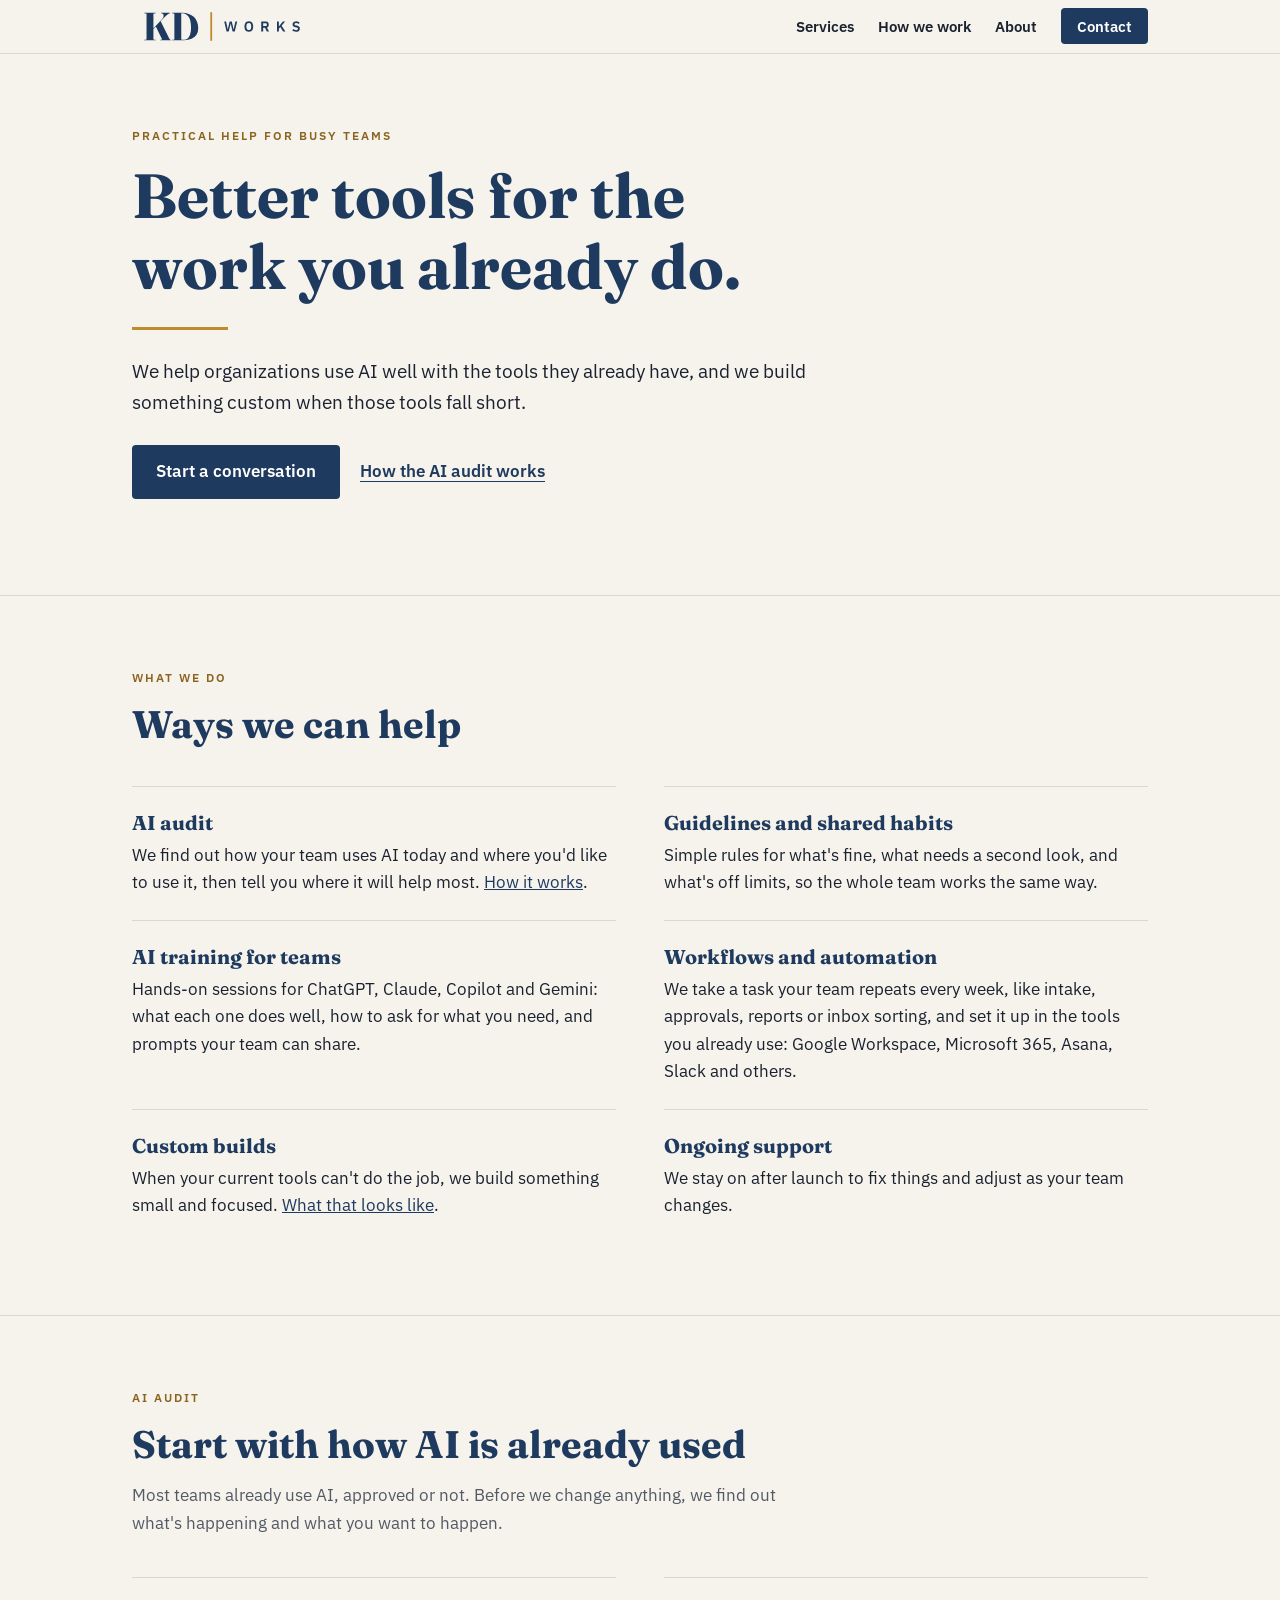
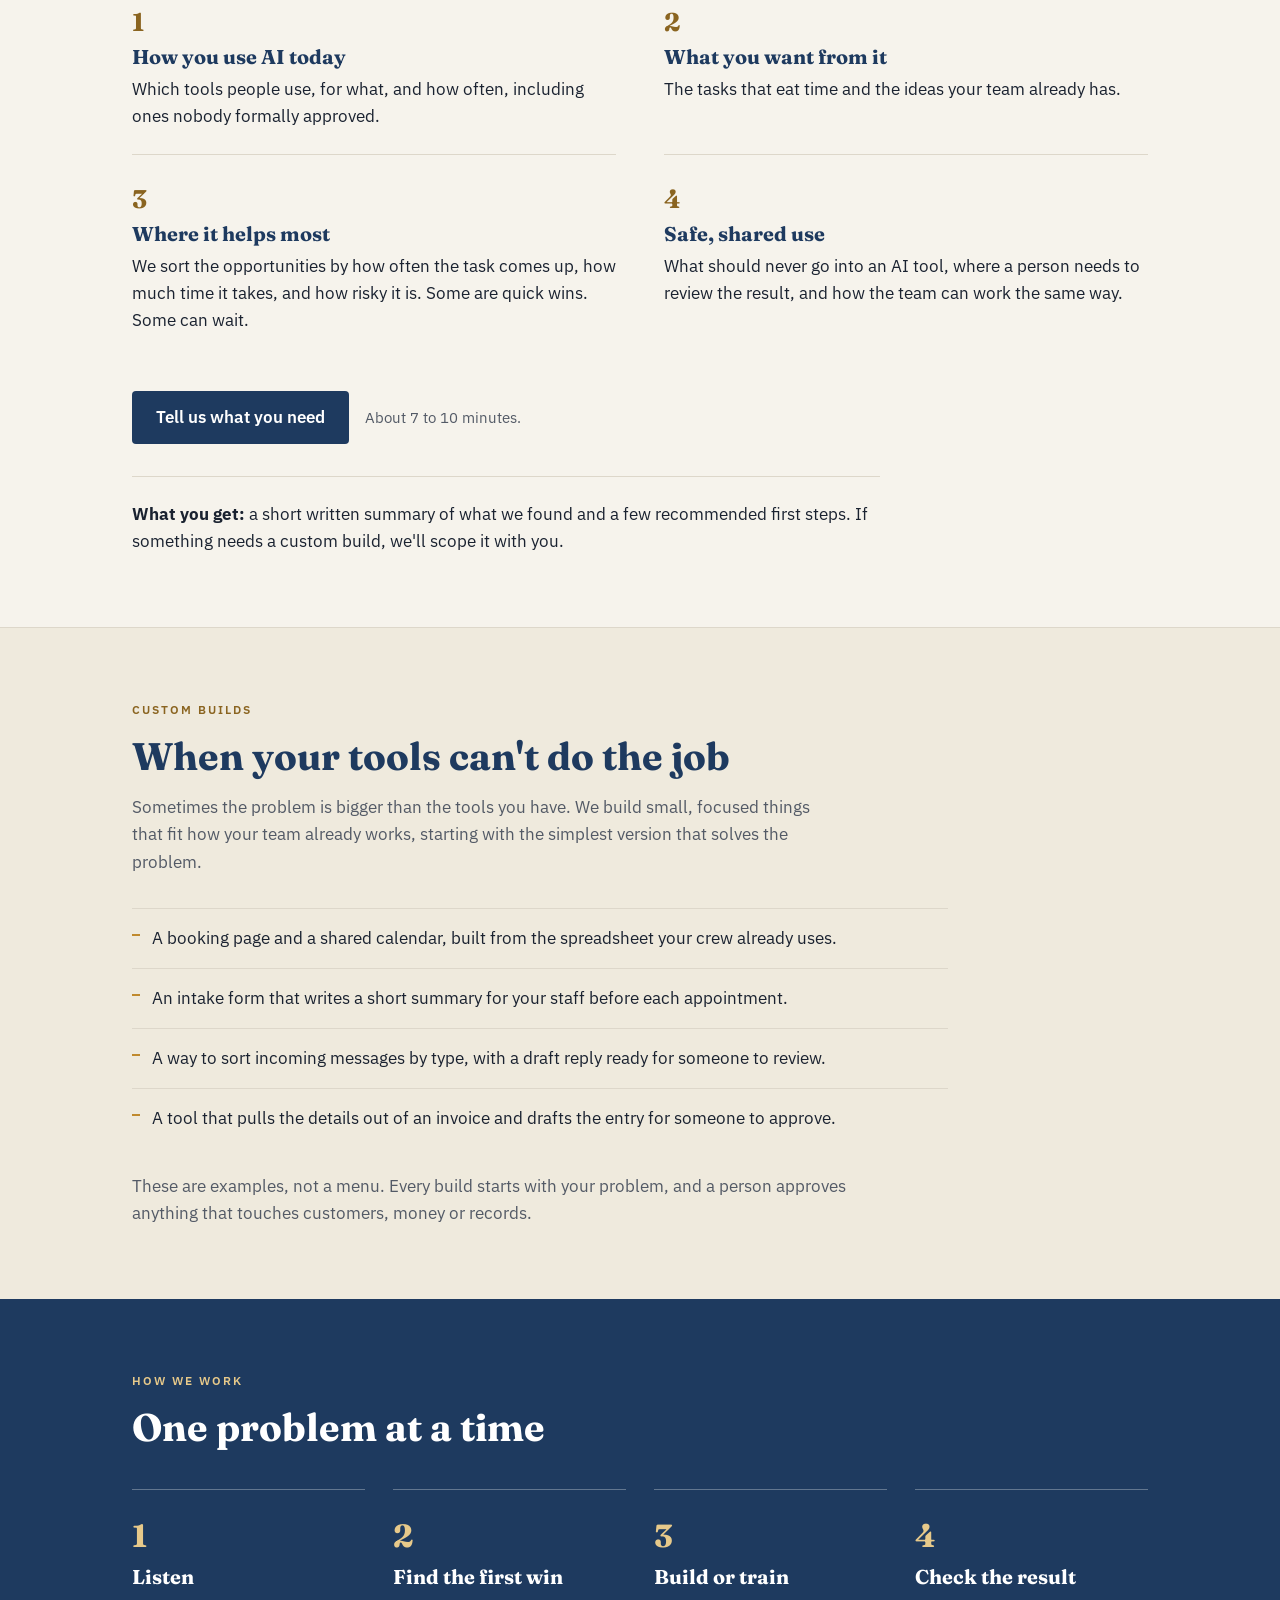
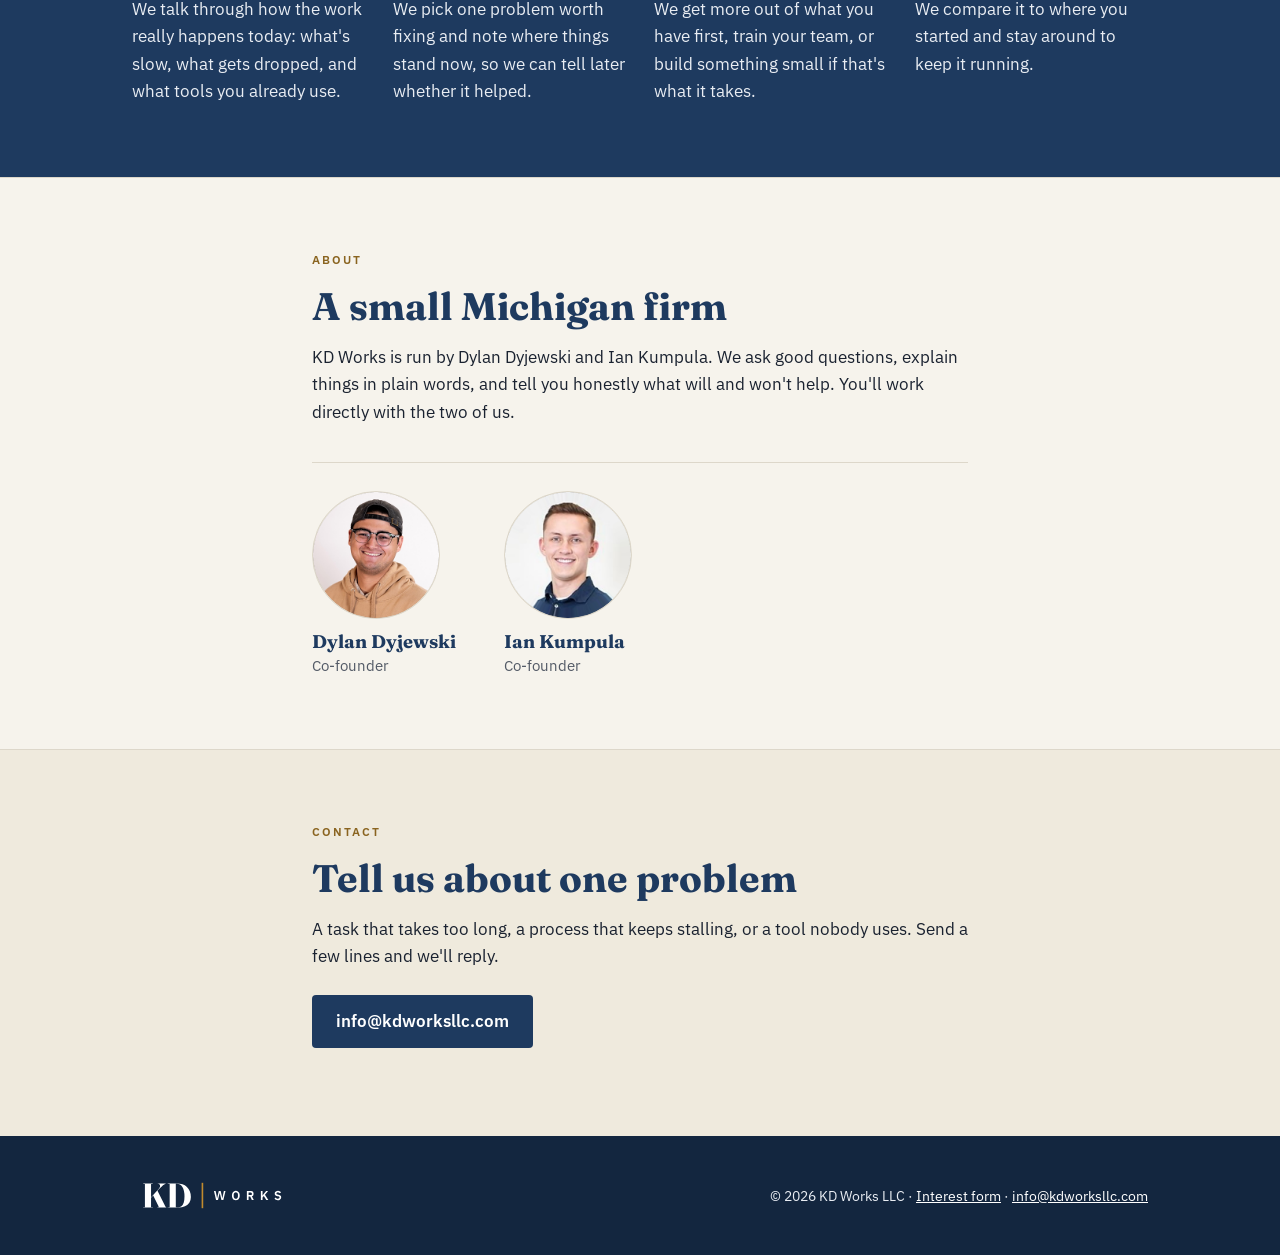
<file: index.html>
<!doctype html>
<html lang="en">
<head>
  <meta charset="utf-8">
  <meta name="viewport" content="width=device-width, initial-scale=1">
  <title>KD Works | Better tools for the work you already do</title>
  <meta name="description" content="KD Works audits how your team uses AI today, helps you use it safely and together, and builds custom tools when off-the-shelf ones fall short. Workflows, email, training and more.">
  <link rel="canonical" href="https://kdworksllc.com/">
  <link rel="icon" type="image/svg+xml" href="assets/favicon.svg">
  <meta property="og:type" content="website">
  <meta property="og:title" content="KD Works | Better tools for the work you already do">
  <meta property="og:description" content="We audit how your team uses AI today, help you use it safely and together, and build custom tools when you need them.">
  <meta property="og:url" content="https://kdworksllc.com/">
  <meta name="theme-color" content="#1E3A5F">
  <link rel="preconnect" href="https://fonts.googleapis.com">
  <link rel="preconnect" href="https://fonts.gstatic.com" crossorigin>
  <link href="https://fonts.googleapis.com/css2?family=Fraunces:opsz,wght@9..144,700&family=IBM+Plex+Sans:wght@400;600&display=swap" rel="stylesheet">
  <link rel="stylesheet" href="styles.css">
</head>
<body>
  <!--
    EDITING THIS PAGE
    All of the words on the site live in this one file. Search for the text you want
    to change, edit it, and save. Sections are marked with comments like this one.
    The contact email appears in a few places: search for info@kdworksllc.com.
  -->
  <a class="skip" href="#main">Skip to content</a>

  <header class="site-header">
    <div class="wrap header-row">
      <a href="#top" class="logo-link" aria-label="KD Works home">
        <img src="assets/kdworks-logo-horizontal-navy.svg" alt="KD Works" width="180" height="53">
      </a>
      <nav aria-label="Main">
        <ul class="nav">
          <li><a href="#services">Services</a></li>
          <li><a href="#how">How we work</a></li>
          <li><a href="#about">About</a></li>
          <li><a href="#contact" class="nav-cta">Contact</a></li>
        </ul>
      </nav>
    </div>
  </header>

  <main id="main">
    <!-- HERO -->
    <section class="hero" id="top">
      <div class="wrap">
        <p class="eyebrow">Practical help for busy teams</p>
        <h1>Better tools for the work you already do.</h1>
        <div class="brass-rule" aria-hidden="true"></div>
        <p class="lead">We help organizations use AI well with the tools they already have, and we build something custom when those tools fall short.</p>
        <p class="hero-actions">
          <a class="button" href="mailto:info@kdworksllc.com?subject=Starting%20a%20conversation">Start a conversation</a>
          <a class="text-link" href="#audit">How the AI audit works</a>
        </p>
      </div>
    </section>

    <!-- SERVICES -->
    <section class="section" id="services">
      <div class="wrap">
        <p class="eyebrow">What we do</p>
        <h2>Ways we can help</h2>

        <ul class="services">
          <li>
            <h3>AI audit</h3>
            <p>We find out how your team uses AI today and where you'd like to use it, then tell you where it will help most. <a href="#audit">How it works</a>.</p>
          </li>
          <li>
            <h3>Guidelines and shared habits</h3>
            <p>Simple rules for what's fine, what needs a second look, and what's off limits, so the whole team works the same way.</p>
          </li>
          <li>
            <h3>AI training for teams</h3>
            <p>Hands-on sessions for ChatGPT, Claude, Copilot and Gemini: what each one does well, how to ask for what you need, and prompts your team can share.</p>
          </li>
          <li>
            <h3>Workflows and automation</h3>
            <p>We take a task your team repeats every week, like intake, approvals, reports or inbox sorting, and set it up in the tools you already use: Google Workspace, Microsoft 365, Asana, Slack and others.</p>
          </li>
          <li>
            <h3>Custom builds</h3>
            <p>When your current tools can't do the job, we build something small and focused. <a href="#builds">What that looks like</a>.</p>
          </li>
          <li>
            <h3>Ongoing support</h3>
            <p>We stay on after launch to fix things and adjust as your team changes.</p>
          </li>
        </ul>
      </div>
    </section>

    <!-- AI AUDIT -->
    <section class="section" id="audit">
      <div class="wrap">
        <p class="eyebrow">AI audit</p>
        <h2>Start with how AI is already used</h2>
        <p class="section-intro">Most teams already use AI, approved or not. Before we change anything, we find out what's happening and what you want to happen.</p>

        <ol class="audit-steps">
          <li>
            <span class="audit-num" aria-hidden="true">1</span>
            <h3>How you use AI today</h3>
            <p>Which tools people use, for what, and how often, including ones nobody formally approved.</p>
          </li>
          <li>
            <span class="audit-num" aria-hidden="true">2</span>
            <h3>What you want from it</h3>
            <p>The tasks that eat time and the ideas your team already has.</p>
          </li>
          <li>
            <span class="audit-num" aria-hidden="true">3</span>
            <h3>Where it helps most</h3>
            <p>We sort the opportunities by how often the task comes up, how much time it takes, and how risky it is. Some are quick wins. Some can wait.</p>
          </li>
          <li>
            <span class="audit-num" aria-hidden="true">4</span>
            <h3>Safe, shared use</h3>
            <p>What should never go into an AI tool, where a person needs to review the result, and how the team can work the same way.</p>
          </li>
        </ol>

        <p class="audit-cta"><a class="button" href="interest.html">Tell us what you need</a> <span class="audit-cta-note">About 7 to 10 minutes.</span></p>

        <p class="audit-result"><strong>What you get:</strong> a short written summary of what we found and a few recommended first steps. If something needs a custom build, we'll scope it with you.</p>
      </div>
    </section>

    <!-- CUSTOM BUILDS -->
    <section class="section section-tint" id="builds">
      <div class="wrap">
        <p class="eyebrow">Custom builds</p>
        <h2>When your tools can't do the job</h2>
        <p class="section-intro">Sometimes the problem is bigger than the tools you have. We build small, focused things that fit how your team already works, starting with the simplest version that solves the problem.</p>

        <ul class="build-list">
          <li>A booking page and a shared calendar, built from the spreadsheet your crew already uses.</li>
          <li>An intake form that writes a short summary for your staff before each appointment.</li>
          <li>A way to sort incoming messages by type, with a draft reply ready for someone to review.</li>
          <li>A tool that pulls the details out of an invoice and drafts the entry for someone to approve.</li>
        </ul>
        <p class="build-note">These are examples, not a menu. Every build starts with your problem, and a person approves anything that touches customers, money or records.</p>
      </div>
    </section>

    <!-- HOW WE WORK -->
    <section class="section section-navy" id="how">
      <div class="wrap">
        <p class="eyebrow">How we work</p>
        <h2>One problem at a time</h2>
        <ol class="steps">
          <li>
            <span class="step-num" aria-hidden="true">1</span>
            <h3>Listen</h3>
            <p>We talk through how the work really happens today: what's slow, what gets dropped, and what tools you already use.</p>
          </li>
          <li>
            <span class="step-num" aria-hidden="true">2</span>
            <h3>Find the first win</h3>
            <p>We pick one problem worth fixing and note where things stand now, so we can tell later whether it helped.</p>
          </li>
          <li>
            <span class="step-num" aria-hidden="true">3</span>
            <h3>Build or train</h3>
            <p>We get more out of what you have first, train your team, or build something small if that's what it takes.</p>
          </li>
          <li>
            <span class="step-num" aria-hidden="true">4</span>
            <h3>Check the result</h3>
            <p>We compare it to where you started and stay around to keep it running.</p>
          </li>
        </ol>
      </div>
    </section>

    <!-- ABOUT -->
    <section class="section section-rule" id="about">
      <div class="wrap narrow">
        <p class="eyebrow">About</p>
        <h2>A small Michigan firm</h2>
        <p>KD Works is run by Dylan Dyjewski and Ian Kumpula. We ask good questions, explain things in plain words, and tell you honestly what will and won't help. You'll work directly with the two of us.</p>

        <ul class="team">
          <li>
            <img src="assets/team-dylan.png" alt="Dylan Dyjewski" width="128" height="128" loading="lazy">
            <p class="team-name">Dylan Dyjewski</p>
            <p class="team-role">Co-founder</p>
          </li>
          <li>
            <img src="assets/team-ian.png" alt="Ian Kumpula" width="128" height="128" loading="lazy">
            <p class="team-name">Ian Kumpula</p>
            <p class="team-role">Co-founder</p>
          </li>
        </ul>
      </div>
    </section>

    <!-- CONTACT -->
    <section class="section section-contact" id="contact">
      <div class="wrap narrow">
        <p class="eyebrow">Contact</p>
        <h2>Tell us about one problem</h2>
        <p>A task that takes too long, a process that keeps stalling, or a tool nobody uses. Send a few lines and we'll reply.</p>
        <p class="contact-line"><a class="button" href="mailto:info@kdworksllc.com?subject=Starting%20a%20conversation">info@kdworksllc.com</a></p>
      </div>
    </section>
  </main>

  <footer class="site-footer">
    <div class="wrap footer-row">
      <img src="assets/kdworks-logo-horizontal-white.svg" alt="KD Works" width="160" height="47">
      <p>&copy; 2026 KD Works LLC &middot; <a href="interest.html">Interest form</a> &middot; <a href="mailto:info@kdworksllc.com">info@kdworksllc.com</a></p>
    </div>
  </footer>
</body>
</html>
</file>
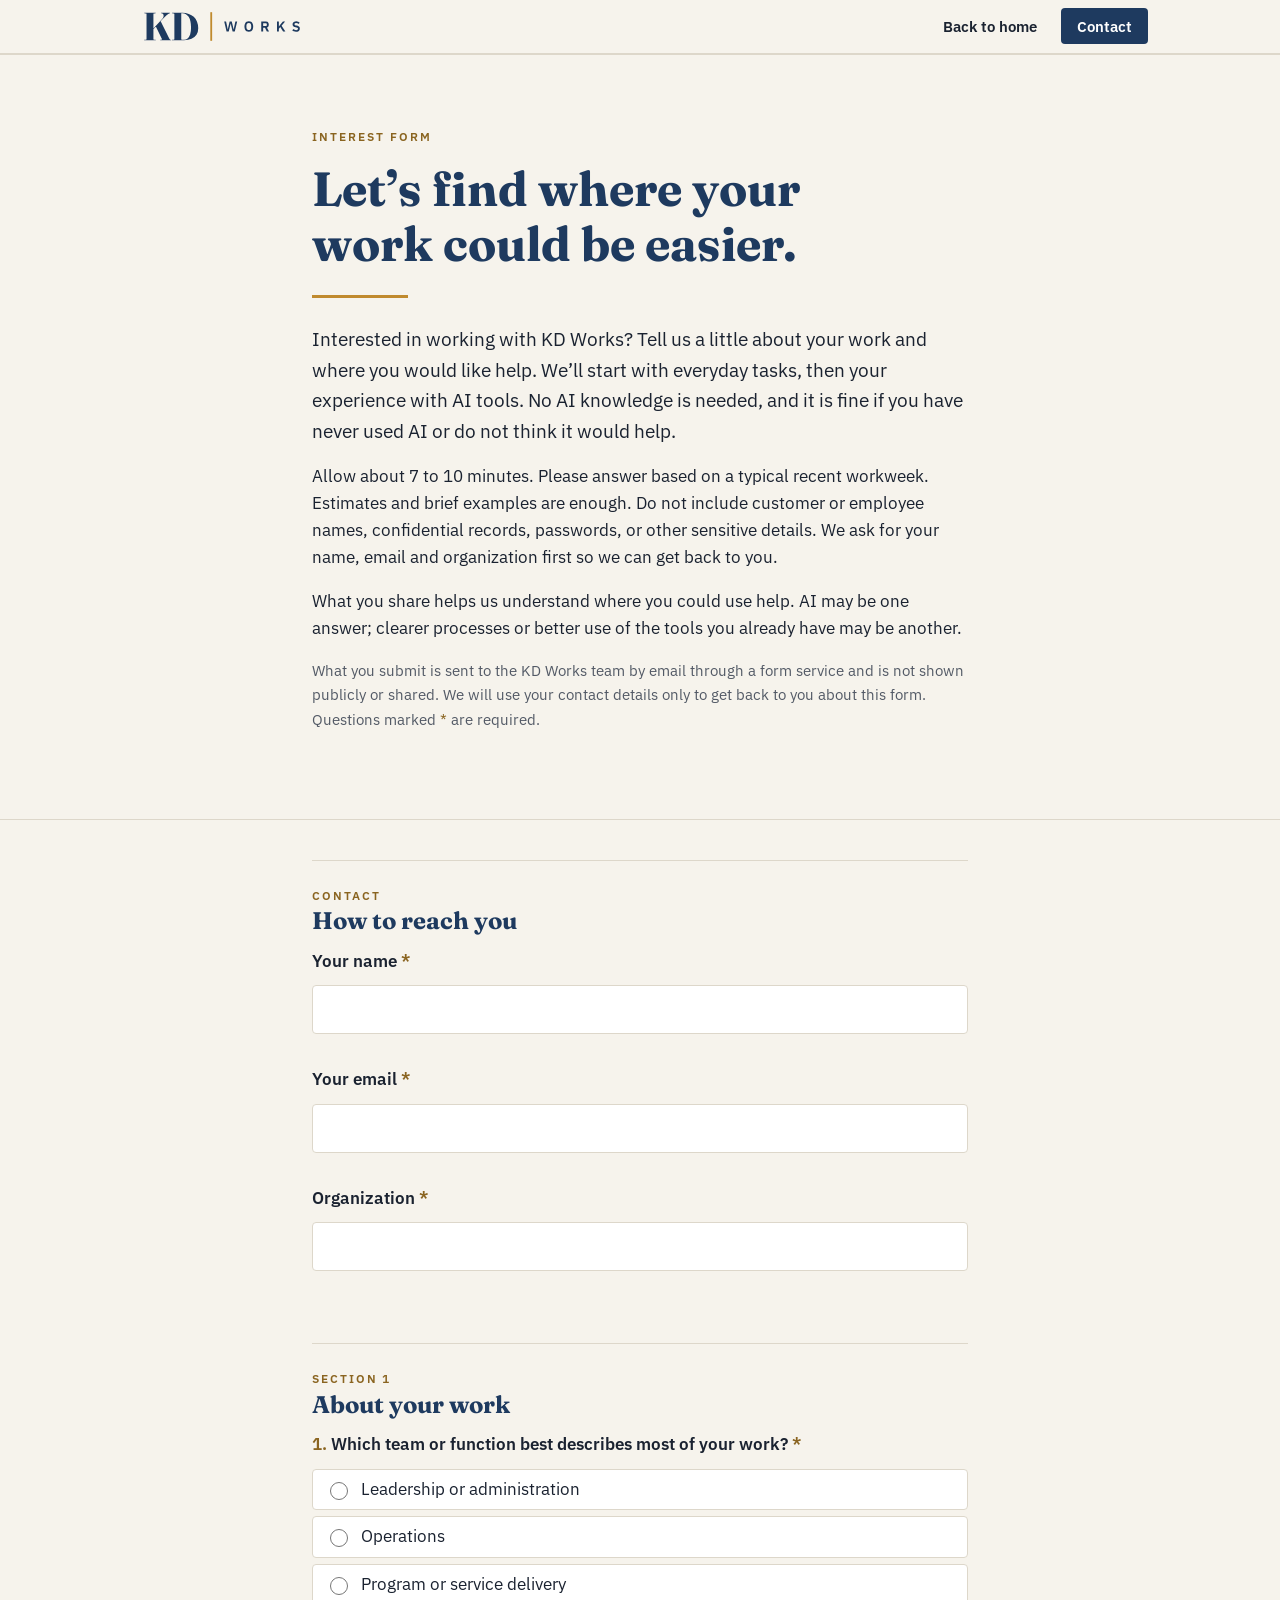
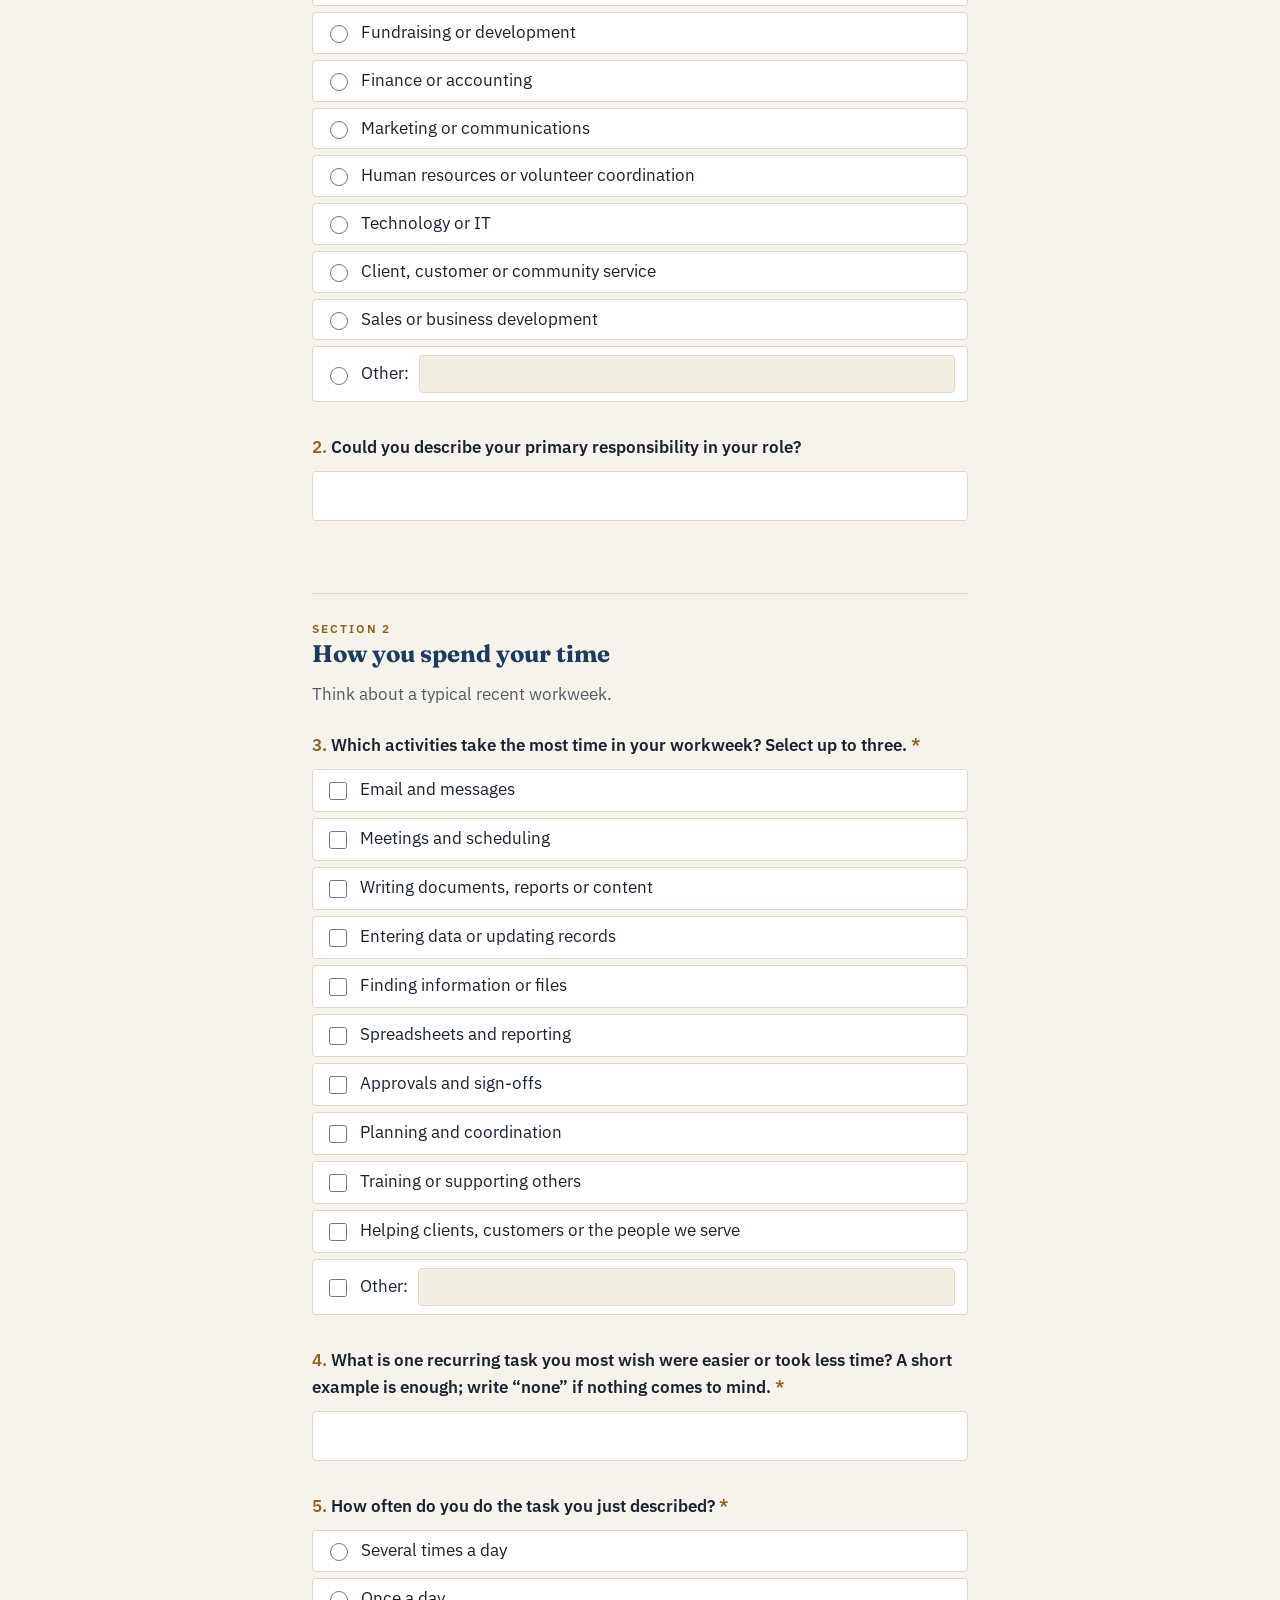
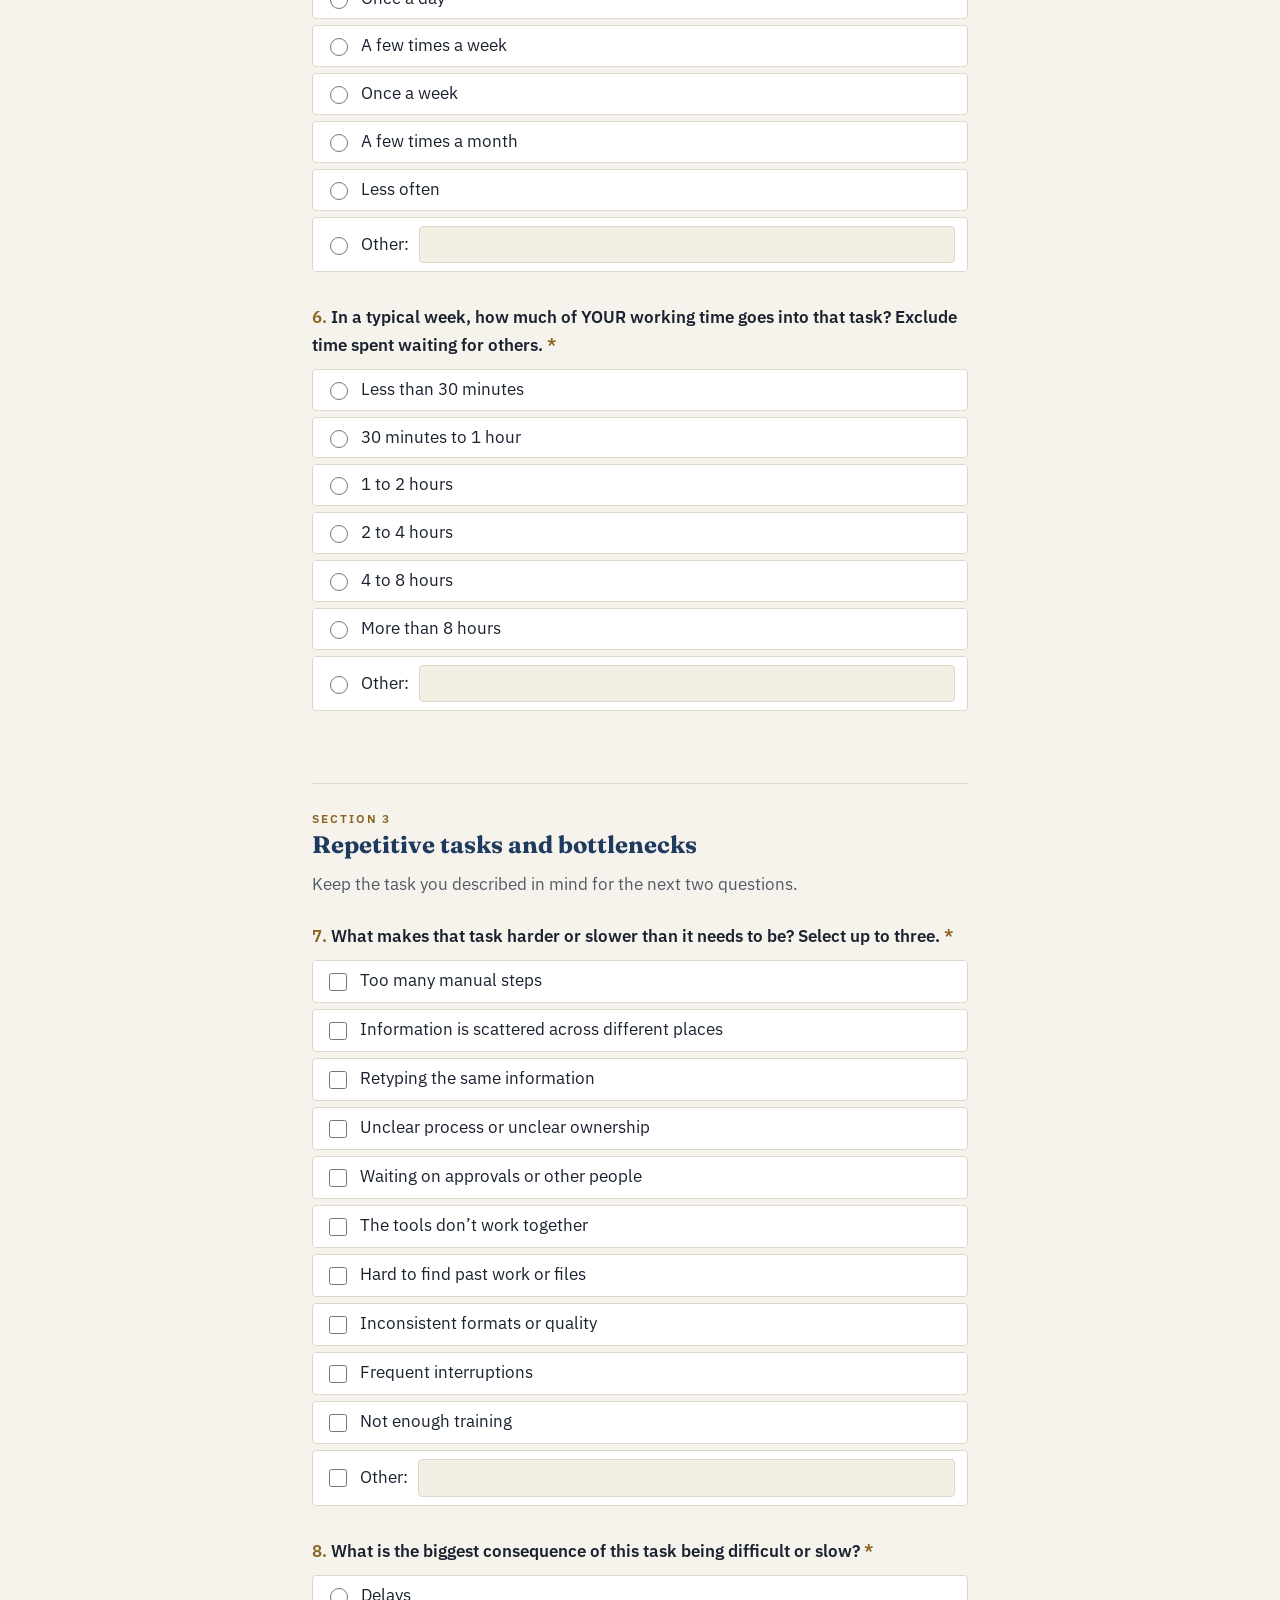
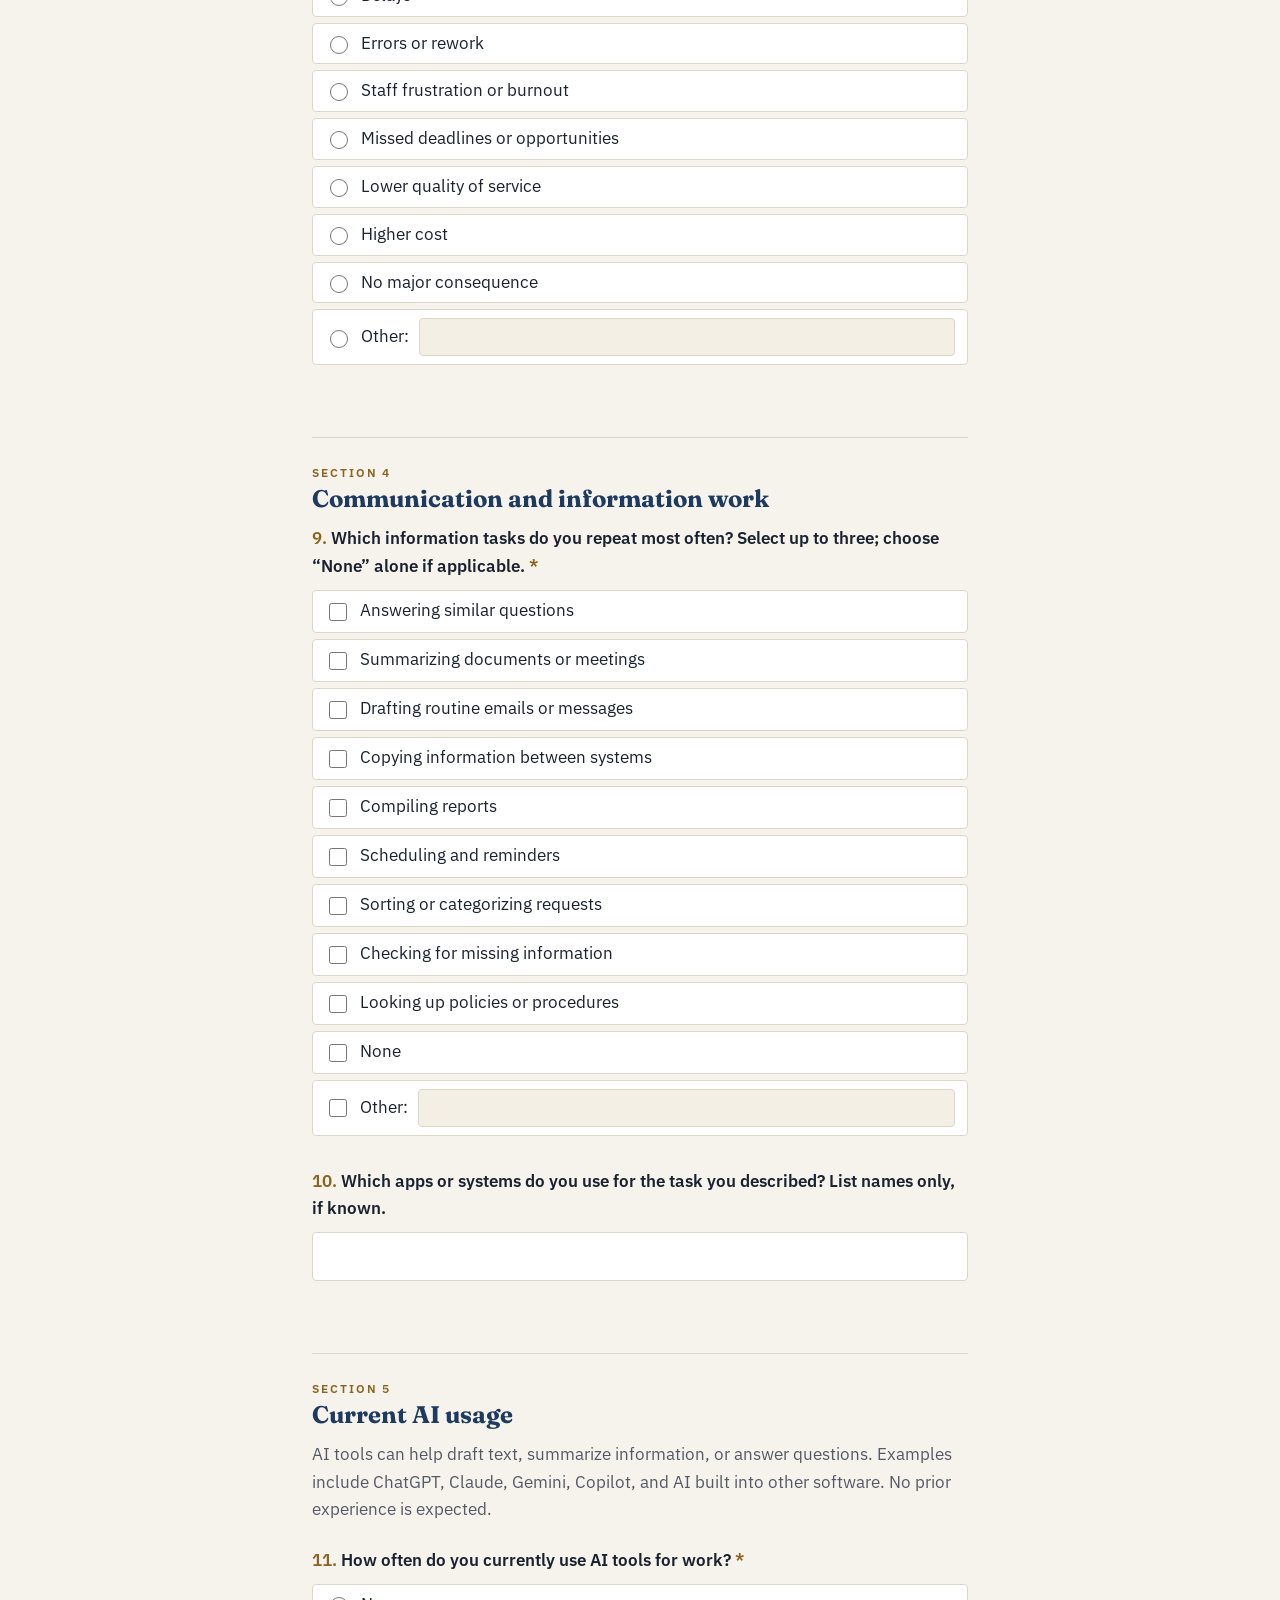
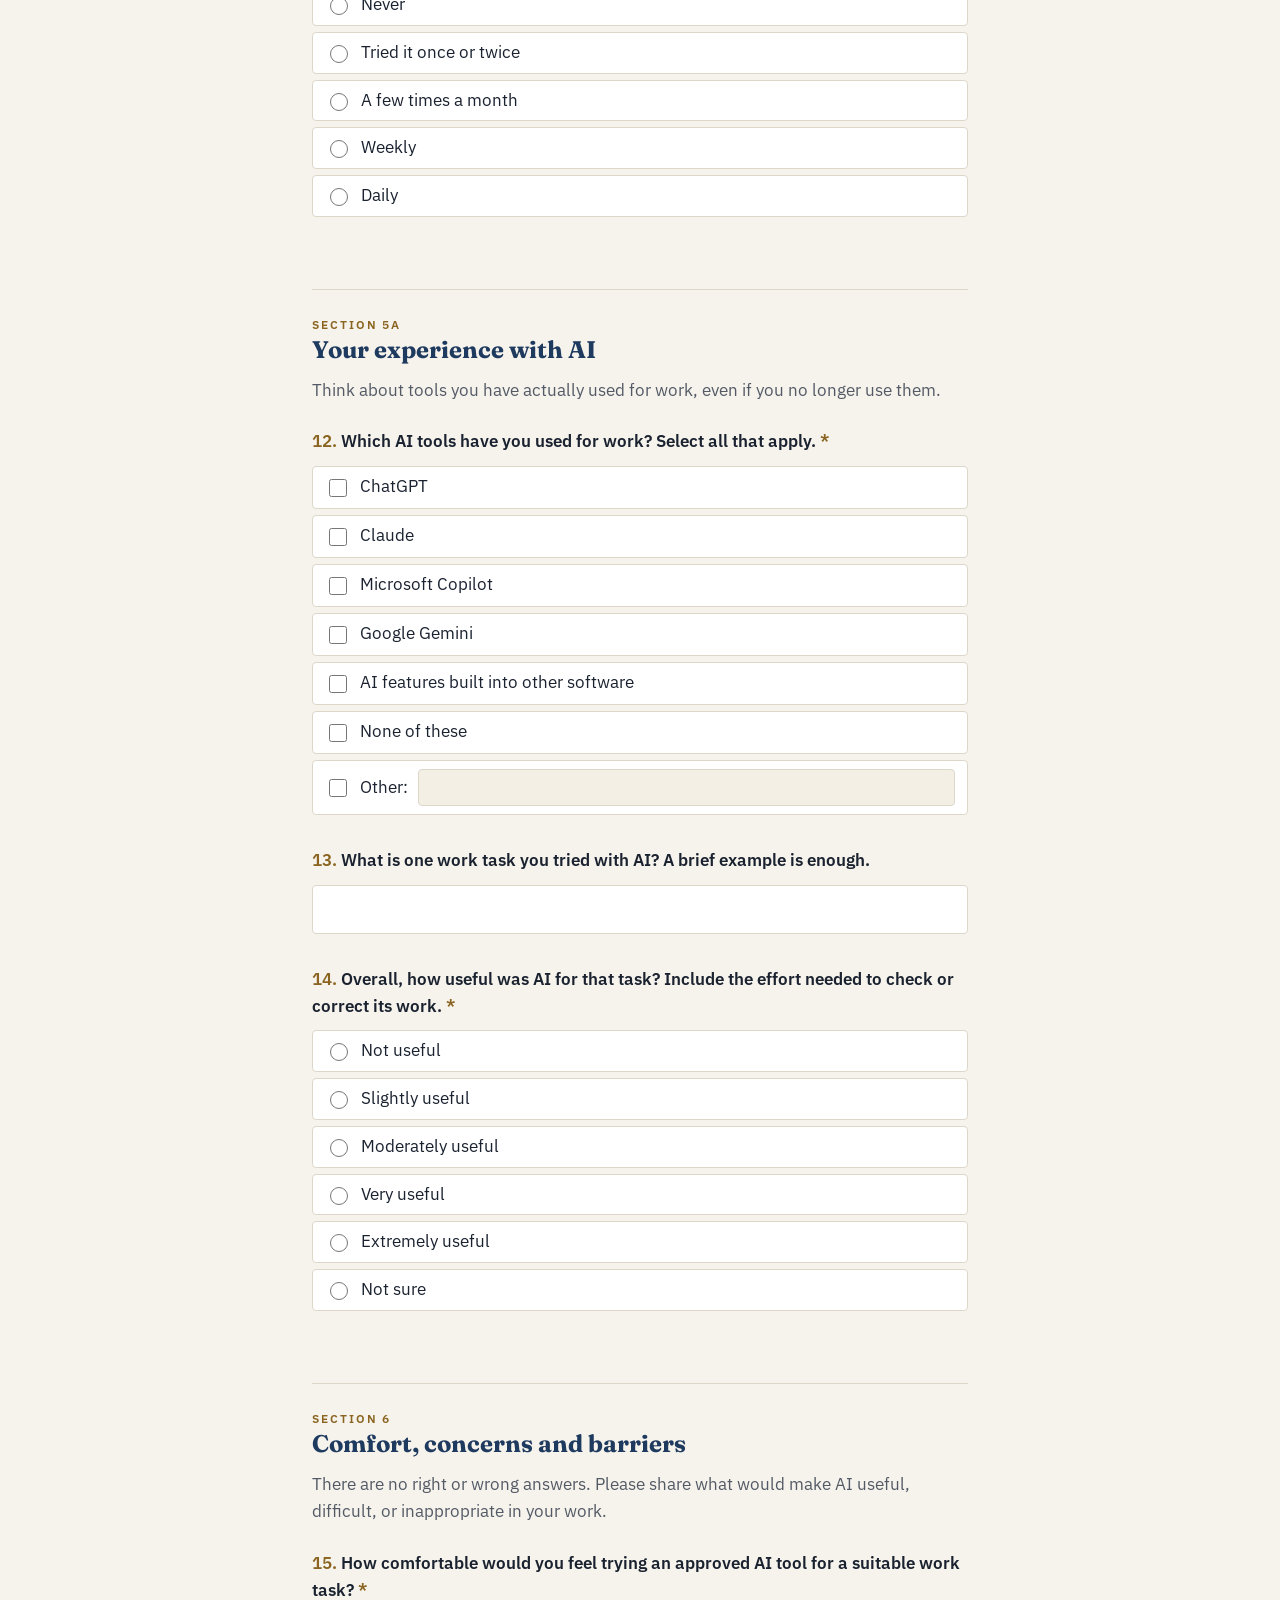
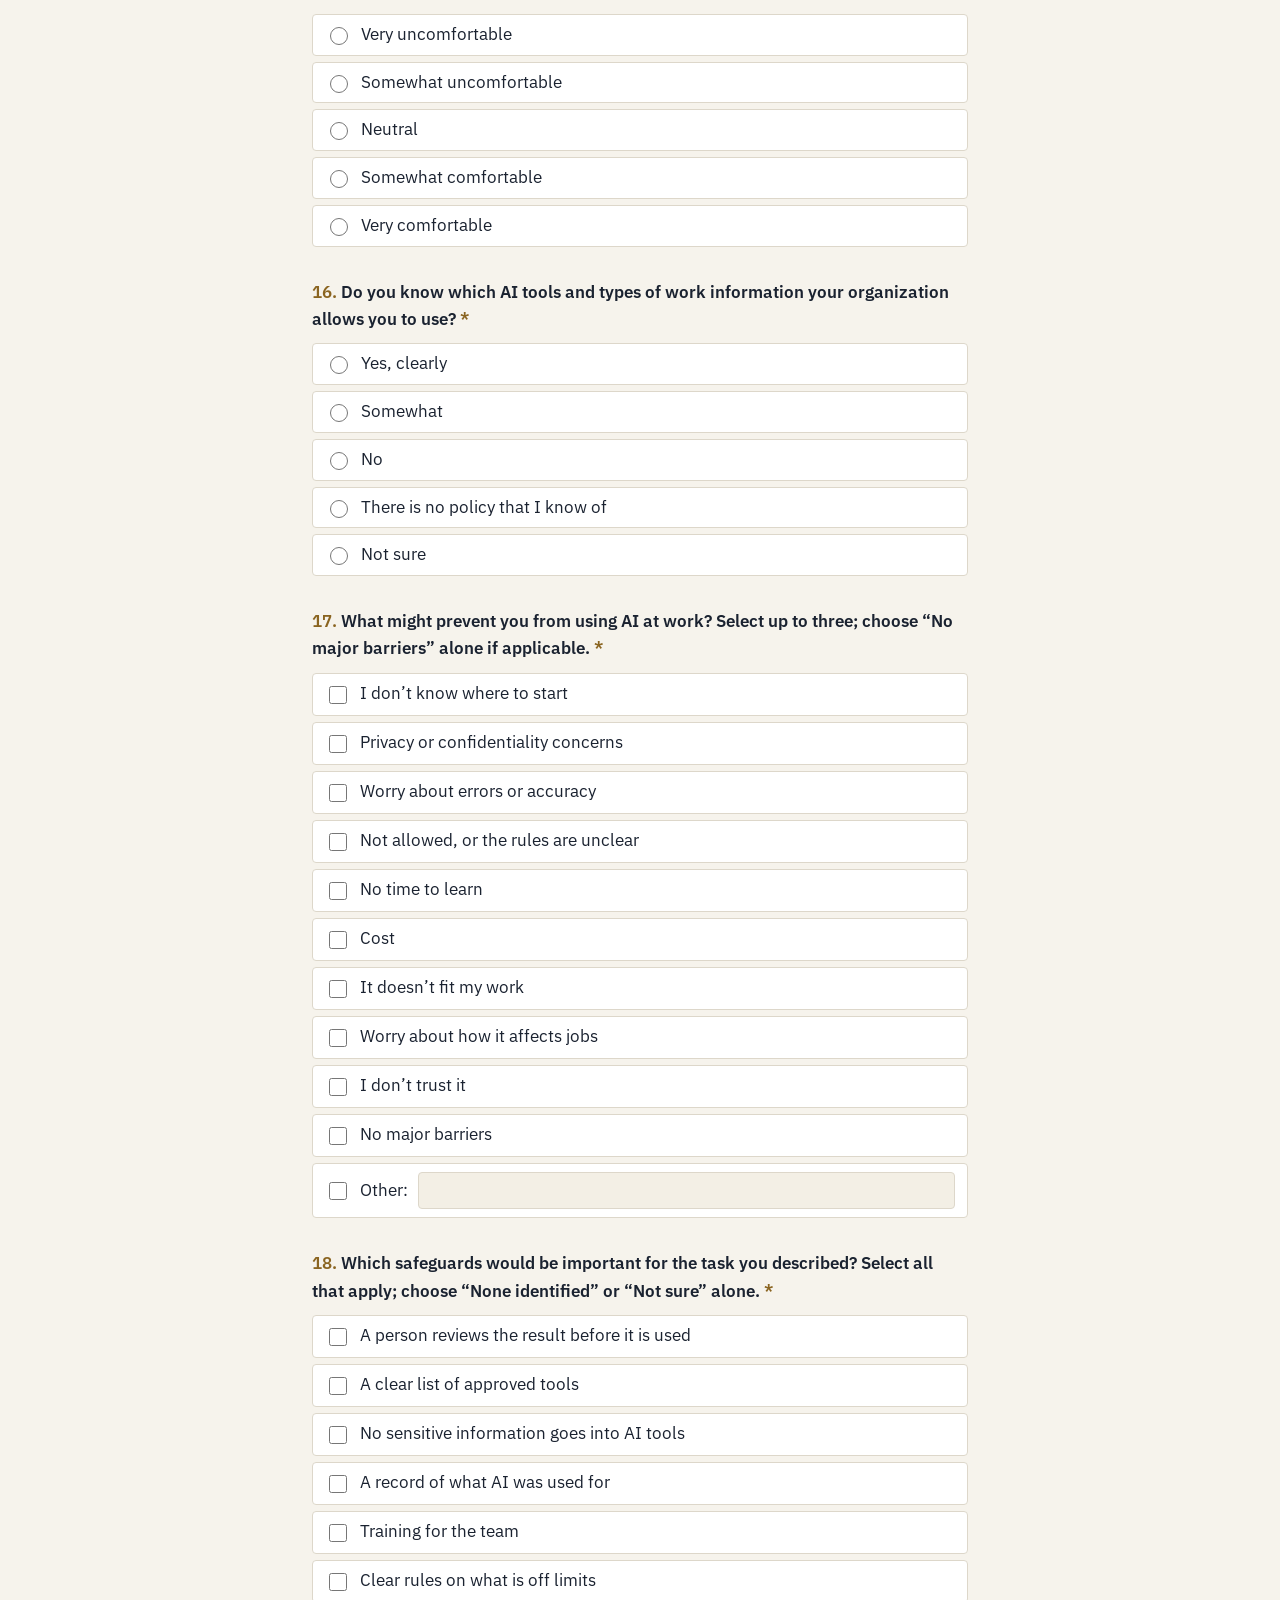
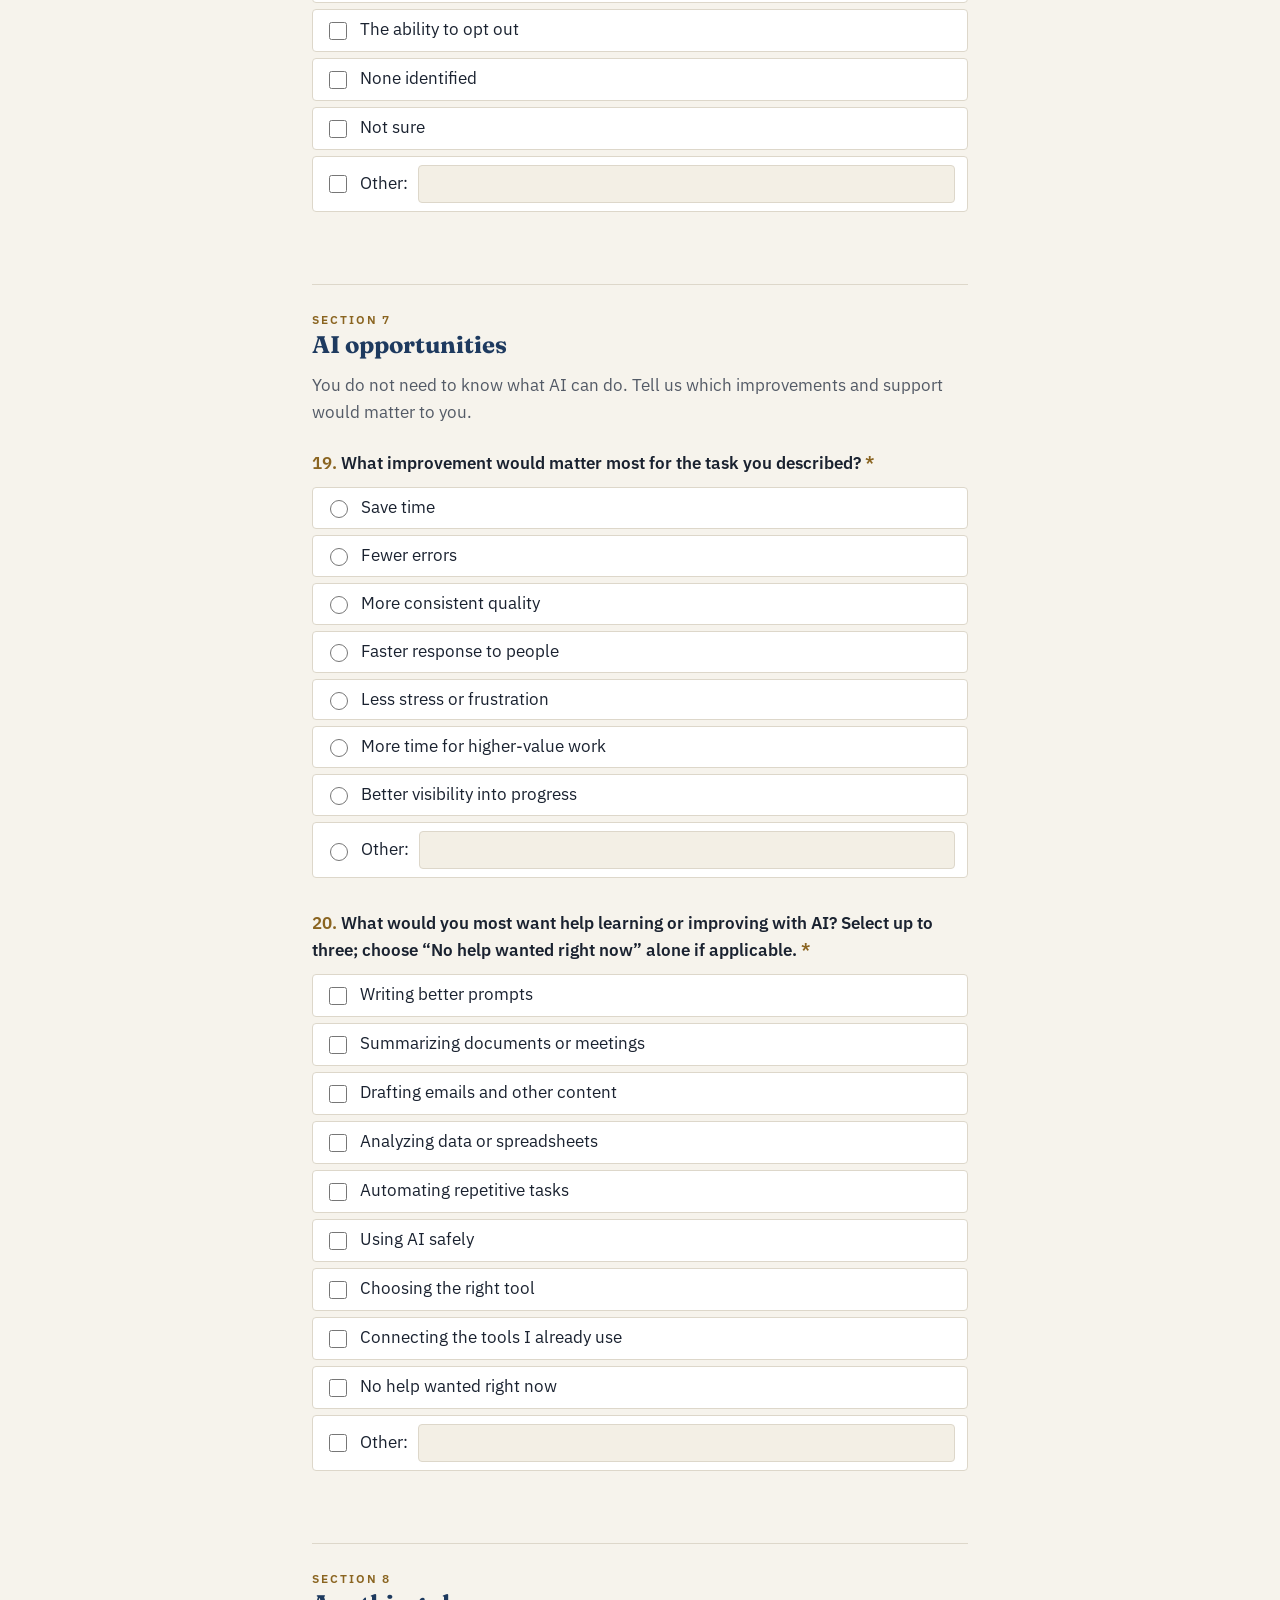
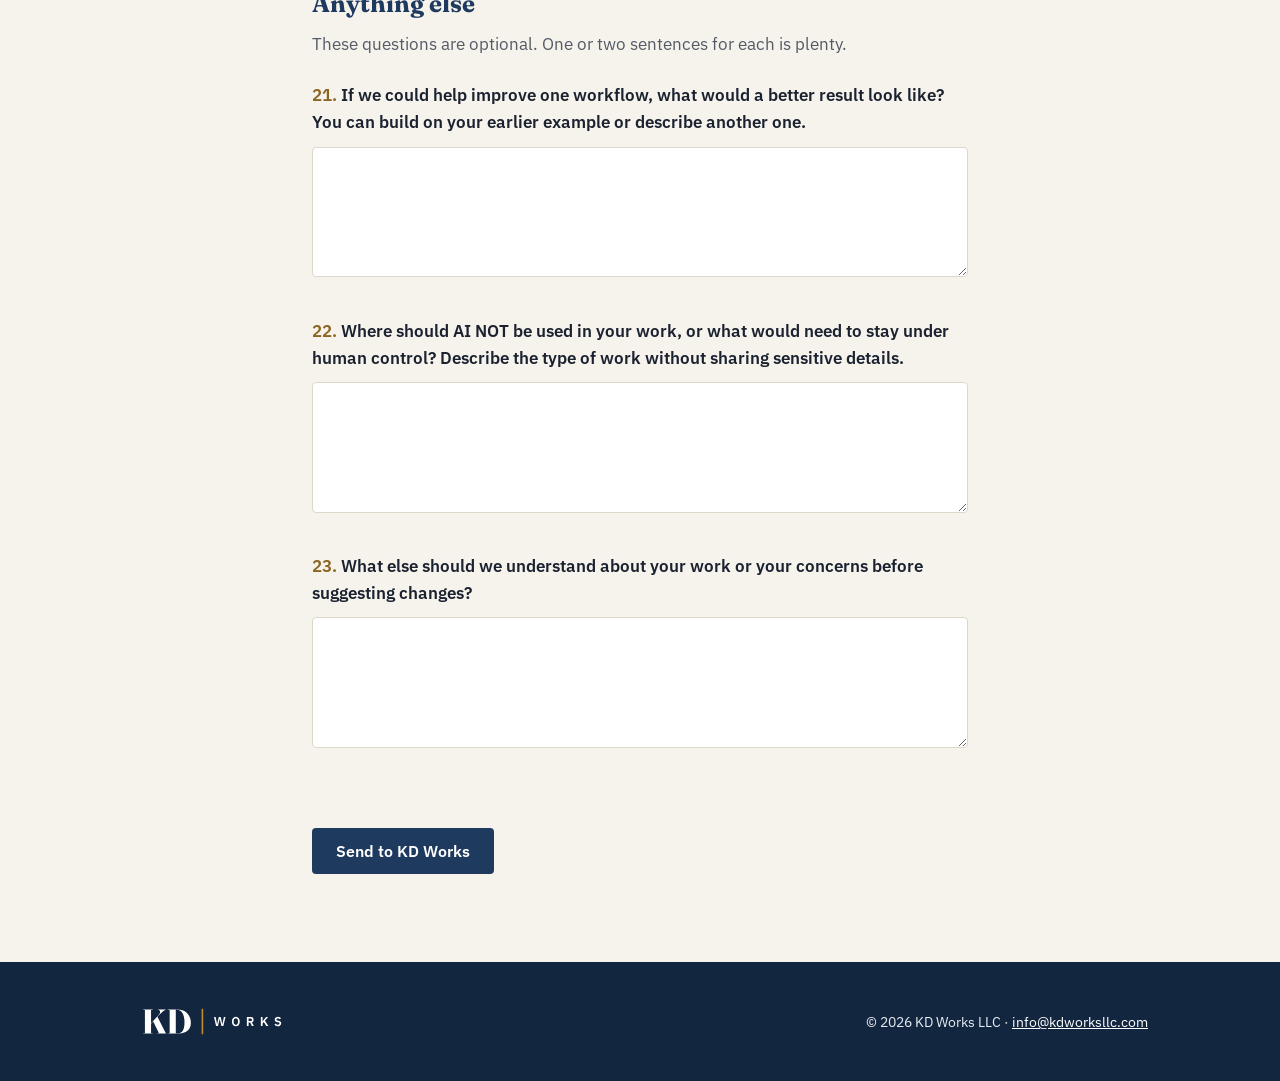
<file: interest.html>
<!doctype html>
<html lang="en">
<head>
  <meta charset="utf-8">
  <meta name="viewport" content="width=device-width, initial-scale=1">
  <title>Interest form | KD Works</title>
  <meta name="description" content="Interested in working with KD Works? Tell us about your work and where you want help. About 7 to 10 minutes.">
  <meta name="robots" content="noindex">
  <link rel="canonical" href="https://kdworksllc.com/interest.html">
  <link rel="icon" type="image/svg+xml" href="assets/favicon.svg">
  <meta name="theme-color" content="#1E3A5F">
  <link rel="preconnect" href="https://fonts.googleapis.com">
  <link rel="preconnect" href="https://fonts.gstatic.com" crossorigin>
  <link href="https://fonts.googleapis.com/css2?family=Fraunces:opsz,wght@9..144,700&family=IBM+Plex+Sans:wght@400;600&display=swap" rel="stylesheet">
  <link rel="stylesheet" href="styles.css">
</head>
<body>
  <!--
    EDITING THIS FORM
    - Questions and answer choices are plain HTML below. Change the words inside the <span> or <p> tags.
    - To add an answer choice, copy a whole <label class="opt"> line and change its value and text.
    - Add data-max="3" to a question to limit how many boxes can be ticked.
    - The settings (where answers are emailed) are in the SETTINGS block at the bottom of this file.
  -->
  <a class="skip" href="#main">Skip to content</a>

  <header class="site-header">
    <div class="wrap header-row">
      <a href="index.html" class="logo-link" aria-label="KD Works home">
        <img src="assets/kdworks-logo-horizontal-navy.svg" alt="KD Works" width="180" height="53">
      </a>
      <nav aria-label="Main">
        <ul class="nav">
          <li><a href="index.html">Back to home</a></li>
          <li><a href="mailto:info@kdworksllc.com" class="nav-cta">Contact</a></li>
        </ul>
      </nav>
    </div>
  </header>

  <main id="main">
    <section class="section survey-hero">
      <div class="wrap narrow">
        <p class="eyebrow">Interest form</p>
        <h1 class="survey-title">Let&rsquo;s find where your work could be easier.</h1>
        <div class="brass-rule" aria-hidden="true"></div>
        <p class="lead">Interested in working with KD Works? Tell us a little about your work and where you would like help. We&rsquo;ll start with everyday tasks, then your experience with AI tools. No AI knowledge is needed, and it is fine if you have never used AI or do not think it would help.</p>
        <p>Allow about 7 to 10 minutes. Please answer based on a typical recent workweek. Estimates and brief examples are enough. Do not include customer or employee names, confidential records, passwords, or other sensitive details. We ask for your name, email and organization first so we can get back to you.</p>
        <p>What you share helps us understand where you could use help. AI may be one answer; clearer processes or better use of the tools you already have may be another.</p>
        <p class="survey-privacy">What you submit is sent to the KD Works team by email through a form service and is not shown publicly or shared. We will use your contact details only to get back to you about this form. Questions marked <span class="req">*</span> are required.</p>
      </div>
    </section>

    <section class="section survey-body">
      <div class="wrap narrow">
        <form id="survey" novalidate>
          <input type="checkbox" name="botcheck" id="botcheck" class="hp" tabindex="-1" autocomplete="off" aria-hidden="true">
          <fieldset class="survey-section">
            <legend><span class="survey-sec-num">Contact</span>How to reach you</legend>
            <div class="survey-q" data-q="contact-name" data-type="text" data-required="true">
              <label class="survey-label" for="contact-name">Your name <span class="req" aria-hidden="true">*</span></label>
              <input class="survey-text" type="text" id="contact-name" maxlength="120" autocomplete="name">
            </div>
            <div class="survey-q" data-q="contact-email" data-type="text" data-required="true">
              <label class="survey-label" for="contact-email">Your email <span class="req" aria-hidden="true">*</span></label>
              <input class="survey-text" type="email" id="contact-email" maxlength="160" autocomplete="email">
            </div>
            <div class="survey-q" data-q="org" data-type="text" data-required="true">
              <label class="survey-label" for="org">Organization <span class="req" aria-hidden="true">*</span></label>
              <input class="survey-text" type="text" id="org" name="org" maxlength="120" autocomplete="organization">
            </div>
          </fieldset>

        <fieldset class="survey-section">
          <legend><span class="survey-sec-num">Section 1</span>About your work</legend>
          <div class="survey-q" data-q="q1" data-type="radio" data-required="true">
            <p class="survey-label" id="q1-l"><span class="qnum">1.</span> Which team or function best describes most of your work? <span class="req" aria-hidden="true">*</span></p>
            <div class="survey-options" role="radiogroup" aria-labelledby="q1-l">
              <label class="opt"><input type="radio" name="q1" value="Leadership or administration"> <span>Leadership or administration</span></label>
              <label class="opt"><input type="radio" name="q1" value="Operations"> <span>Operations</span></label>
              <label class="opt"><input type="radio" name="q1" value="Program or service delivery"> <span>Program or service delivery</span></label>
              <label class="opt"><input type="radio" name="q1" value="Fundraising or development"> <span>Fundraising or development</span></label>
              <label class="opt"><input type="radio" name="q1" value="Finance or accounting"> <span>Finance or accounting</span></label>
              <label class="opt"><input type="radio" name="q1" value="Marketing or communications"> <span>Marketing or communications</span></label>
              <label class="opt"><input type="radio" name="q1" value="Human resources or volunteer coordination"> <span>Human resources or volunteer coordination</span></label>
              <label class="opt"><input type="radio" name="q1" value="Technology or IT"> <span>Technology or IT</span></label>
              <label class="opt"><input type="radio" name="q1" value="Client, customer or community service"> <span>Client, customer or community service</span></label>
              <label class="opt"><input type="radio" name="q1" value="Sales or business development"> <span>Sales or business development</span></label>
              <label class="opt opt-other"><input type="radio" name="q1" value="Other" data-other="true"> <span>Other:</span> <input type="text" class="other-text" name="q1_other" aria-label="Other, please describe" maxlength="200" disabled></label>
            </div>
          </div>
          <div class="survey-q" data-q="q2" data-type="text">
            <label class="survey-label" for="q2"><span class="qnum">2.</span> Could you describe your primary responsibility in your role?</label>
            <input class="survey-text" type="text" id="q2" name="q2" maxlength="300">
          </div>
        </fieldset>
        <fieldset class="survey-section">
          <legend><span class="survey-sec-num">Section 2</span>How you spend your time</legend>
          <p class="survey-note">Think about a typical recent workweek.</p>
          <div class="survey-q" data-q="q3" data-type="check" data-required="true" data-max="3">
            <p class="survey-label" id="q3-l"><span class="qnum">3.</span> Which activities take the most time in your workweek? Select up to three. <span class="req" aria-hidden="true">*</span></p>
            <div class="survey-options" role="group" aria-labelledby="q3-l">
              <label class="opt"><input type="checkbox" name="q3" value="Email and messages"> <span>Email and messages</span></label>
              <label class="opt"><input type="checkbox" name="q3" value="Meetings and scheduling"> <span>Meetings and scheduling</span></label>
              <label class="opt"><input type="checkbox" name="q3" value="Writing documents, reports or content"> <span>Writing documents, reports or content</span></label>
              <label class="opt"><input type="checkbox" name="q3" value="Entering data or updating records"> <span>Entering data or updating records</span></label>
              <label class="opt"><input type="checkbox" name="q3" value="Finding information or files"> <span>Finding information or files</span></label>
              <label class="opt"><input type="checkbox" name="q3" value="Spreadsheets and reporting"> <span>Spreadsheets and reporting</span></label>
              <label class="opt"><input type="checkbox" name="q3" value="Approvals and sign-offs"> <span>Approvals and sign-offs</span></label>
              <label class="opt"><input type="checkbox" name="q3" value="Planning and coordination"> <span>Planning and coordination</span></label>
              <label class="opt"><input type="checkbox" name="q3" value="Training or supporting others"> <span>Training or supporting others</span></label>
              <label class="opt"><input type="checkbox" name="q3" value="Helping clients, customers or the people we serve"> <span>Helping clients, customers or the people we serve</span></label>
              <label class="opt opt-other"><input type="checkbox" name="q3" value="Other" data-other="true"> <span>Other:</span> <input type="text" class="other-text" name="q3_other" aria-label="Other, please describe" maxlength="200" disabled></label>
            </div>
          </div>
          <div class="survey-q" data-q="q4" data-type="text" data-required="true">
            <label class="survey-label" for="q4"><span class="qnum">4.</span> What is one recurring task you most wish were easier or took less time? A short example is enough; write “none” if nothing comes to mind. <span class="req" aria-hidden="true">*</span></label>
            <input class="survey-text" type="text" id="q4" name="q4" maxlength="300" required>
          </div>
          <div class="survey-q" data-q="q5" data-type="radio" data-required="true">
            <p class="survey-label" id="q5-l"><span class="qnum">5.</span> How often do you do the task you just described? <span class="req" aria-hidden="true">*</span></p>
            <div class="survey-options" role="radiogroup" aria-labelledby="q5-l">
              <label class="opt"><input type="radio" name="q5" value="Several times a day"> <span>Several times a day</span></label>
              <label class="opt"><input type="radio" name="q5" value="Once a day"> <span>Once a day</span></label>
              <label class="opt"><input type="radio" name="q5" value="A few times a week"> <span>A few times a week</span></label>
              <label class="opt"><input type="radio" name="q5" value="Once a week"> <span>Once a week</span></label>
              <label class="opt"><input type="radio" name="q5" value="A few times a month"> <span>A few times a month</span></label>
              <label class="opt"><input type="radio" name="q5" value="Less often"> <span>Less often</span></label>
              <label class="opt opt-other"><input type="radio" name="q5" value="Other" data-other="true"> <span>Other:</span> <input type="text" class="other-text" name="q5_other" aria-label="Other, please describe" maxlength="200" disabled></label>
            </div>
          </div>
          <div class="survey-q" data-q="q6" data-type="radio" data-required="true">
            <p class="survey-label" id="q6-l"><span class="qnum">6.</span> In a typical week, how much of YOUR working time goes into that task? Exclude time spent waiting for others. <span class="req" aria-hidden="true">*</span></p>
            <div class="survey-options" role="radiogroup" aria-labelledby="q6-l">
              <label class="opt"><input type="radio" name="q6" value="Less than 30 minutes"> <span>Less than 30 minutes</span></label>
              <label class="opt"><input type="radio" name="q6" value="30 minutes to 1 hour"> <span>30 minutes to 1 hour</span></label>
              <label class="opt"><input type="radio" name="q6" value="1 to 2 hours"> <span>1 to 2 hours</span></label>
              <label class="opt"><input type="radio" name="q6" value="2 to 4 hours"> <span>2 to 4 hours</span></label>
              <label class="opt"><input type="radio" name="q6" value="4 to 8 hours"> <span>4 to 8 hours</span></label>
              <label class="opt"><input type="radio" name="q6" value="More than 8 hours"> <span>More than 8 hours</span></label>
              <label class="opt opt-other"><input type="radio" name="q6" value="Other" data-other="true"> <span>Other:</span> <input type="text" class="other-text" name="q6_other" aria-label="Other, please describe" maxlength="200" disabled></label>
            </div>
          </div>
        </fieldset>
        <fieldset class="survey-section">
          <legend><span class="survey-sec-num">Section 3</span>Repetitive tasks and bottlenecks</legend>
          <p class="survey-note">Keep the task you described in mind for the next two questions.</p>
          <div class="survey-q" data-q="q7" data-type="check" data-required="true" data-max="3">
            <p class="survey-label" id="q7-l"><span class="qnum">7.</span> What makes that task harder or slower than it needs to be? Select up to three. <span class="req" aria-hidden="true">*</span></p>
            <div class="survey-options" role="group" aria-labelledby="q7-l">
              <label class="opt"><input type="checkbox" name="q7" value="Too many manual steps"> <span>Too many manual steps</span></label>
              <label class="opt"><input type="checkbox" name="q7" value="Information is scattered across different places"> <span>Information is scattered across different places</span></label>
              <label class="opt"><input type="checkbox" name="q7" value="Retyping the same information"> <span>Retyping the same information</span></label>
              <label class="opt"><input type="checkbox" name="q7" value="Unclear process or unclear ownership"> <span>Unclear process or unclear ownership</span></label>
              <label class="opt"><input type="checkbox" name="q7" value="Waiting on approvals or other people"> <span>Waiting on approvals or other people</span></label>
              <label class="opt"><input type="checkbox" name="q7" value="The tools don’t work together"> <span>The tools don’t work together</span></label>
              <label class="opt"><input type="checkbox" name="q7" value="Hard to find past work or files"> <span>Hard to find past work or files</span></label>
              <label class="opt"><input type="checkbox" name="q7" value="Inconsistent formats or quality"> <span>Inconsistent formats or quality</span></label>
              <label class="opt"><input type="checkbox" name="q7" value="Frequent interruptions"> <span>Frequent interruptions</span></label>
              <label class="opt"><input type="checkbox" name="q7" value="Not enough training"> <span>Not enough training</span></label>
              <label class="opt opt-other"><input type="checkbox" name="q7" value="Other" data-other="true"> <span>Other:</span> <input type="text" class="other-text" name="q7_other" aria-label="Other, please describe" maxlength="200" disabled></label>
            </div>
          </div>
          <div class="survey-q" data-q="q8" data-type="radio" data-required="true">
            <p class="survey-label" id="q8-l"><span class="qnum">8.</span> What is the biggest consequence of this task being difficult or slow? <span class="req" aria-hidden="true">*</span></p>
            <div class="survey-options" role="radiogroup" aria-labelledby="q8-l">
              <label class="opt"><input type="radio" name="q8" value="Delays"> <span>Delays</span></label>
              <label class="opt"><input type="radio" name="q8" value="Errors or rework"> <span>Errors or rework</span></label>
              <label class="opt"><input type="radio" name="q8" value="Staff frustration or burnout"> <span>Staff frustration or burnout</span></label>
              <label class="opt"><input type="radio" name="q8" value="Missed deadlines or opportunities"> <span>Missed deadlines or opportunities</span></label>
              <label class="opt"><input type="radio" name="q8" value="Lower quality of service"> <span>Lower quality of service</span></label>
              <label class="opt"><input type="radio" name="q8" value="Higher cost"> <span>Higher cost</span></label>
              <label class="opt"><input type="radio" name="q8" value="No major consequence"> <span>No major consequence</span></label>
              <label class="opt opt-other"><input type="radio" name="q8" value="Other" data-other="true"> <span>Other:</span> <input type="text" class="other-text" name="q8_other" aria-label="Other, please describe" maxlength="200" disabled></label>
            </div>
          </div>
        </fieldset>
        <fieldset class="survey-section">
          <legend><span class="survey-sec-num">Section 4</span>Communication and information work</legend>
          <div class="survey-q" data-q="q9" data-type="check" data-required="true" data-max="3">
            <p class="survey-label" id="q9-l"><span class="qnum">9.</span> Which information tasks do you repeat most often? Select up to three; choose “None” alone if applicable. <span class="req" aria-hidden="true">*</span></p>
            <div class="survey-options" role="group" aria-labelledby="q9-l">
              <label class="opt"><input type="checkbox" name="q9" value="Answering similar questions"> <span>Answering similar questions</span></label>
              <label class="opt"><input type="checkbox" name="q9" value="Summarizing documents or meetings"> <span>Summarizing documents or meetings</span></label>
              <label class="opt"><input type="checkbox" name="q9" value="Drafting routine emails or messages"> <span>Drafting routine emails or messages</span></label>
              <label class="opt"><input type="checkbox" name="q9" value="Copying information between systems"> <span>Copying information between systems</span></label>
              <label class="opt"><input type="checkbox" name="q9" value="Compiling reports"> <span>Compiling reports</span></label>
              <label class="opt"><input type="checkbox" name="q9" value="Scheduling and reminders"> <span>Scheduling and reminders</span></label>
              <label class="opt"><input type="checkbox" name="q9" value="Sorting or categorizing requests"> <span>Sorting or categorizing requests</span></label>
              <label class="opt"><input type="checkbox" name="q9" value="Checking for missing information"> <span>Checking for missing information</span></label>
              <label class="opt"><input type="checkbox" name="q9" value="Looking up policies or procedures"> <span>Looking up policies or procedures</span></label>
              <label class="opt"><input type="checkbox" name="q9" value="None" data-exclusive="true"> <span>None</span></label>
              <label class="opt opt-other"><input type="checkbox" name="q9" value="Other" data-other="true"> <span>Other:</span> <input type="text" class="other-text" name="q9_other" aria-label="Other, please describe" maxlength="200" disabled></label>
            </div>
          </div>
          <div class="survey-q" data-q="q10" data-type="text">
            <label class="survey-label" for="q10"><span class="qnum">10.</span> Which apps or systems do you use for the task you described? List names only, if known.</label>
            <input class="survey-text" type="text" id="q10" name="q10" maxlength="300">
          </div>
        </fieldset>
        <fieldset class="survey-section">
          <legend><span class="survey-sec-num">Section 5</span>Current AI usage</legend>
          <p class="survey-note">AI tools can help draft text, summarize information, or answer questions. Examples include ChatGPT, Claude, Gemini, Copilot, and AI built into other software. No prior experience is expected.</p>
          <div class="survey-q" data-q="q11" data-type="radio" data-required="true">
            <p class="survey-label" id="q11-l"><span class="qnum">11.</span> How often do you currently use AI tools for work? <span class="req" aria-hidden="true">*</span></p>
            <div class="survey-options" role="radiogroup" aria-labelledby="q11-l">
              <label class="opt"><input type="radio" name="q11" value="Never"> <span>Never</span></label>
              <label class="opt"><input type="radio" name="q11" value="Tried it once or twice"> <span>Tried it once or twice</span></label>
              <label class="opt"><input type="radio" name="q11" value="A few times a month"> <span>A few times a month</span></label>
              <label class="opt"><input type="radio" name="q11" value="Weekly"> <span>Weekly</span></label>
              <label class="opt"><input type="radio" name="q11" value="Daily"> <span>Daily</span></label>
            </div>
          </div>
        </fieldset>
        <fieldset class="survey-section" data-section="ai-experience">
          <legend><span class="survey-sec-num">Section 5a</span>Your experience with AI</legend>
          <p class="survey-note">Think about tools you have actually used for work, even if you no longer use them.</p>
          <div class="survey-q" data-q="q12" data-type="check" data-required="true">
            <p class="survey-label" id="q12-l"><span class="qnum">12.</span> Which AI tools have you used for work? Select all that apply. <span class="req" aria-hidden="true">*</span></p>
            <div class="survey-options" role="group" aria-labelledby="q12-l">
              <label class="opt"><input type="checkbox" name="q12" value="ChatGPT"> <span>ChatGPT</span></label>
              <label class="opt"><input type="checkbox" name="q12" value="Claude"> <span>Claude</span></label>
              <label class="opt"><input type="checkbox" name="q12" value="Microsoft Copilot"> <span>Microsoft Copilot</span></label>
              <label class="opt"><input type="checkbox" name="q12" value="Google Gemini"> <span>Google Gemini</span></label>
              <label class="opt"><input type="checkbox" name="q12" value="AI features built into other software"> <span>AI features built into other software</span></label>
              <label class="opt"><input type="checkbox" name="q12" value="None of these" data-exclusive="true"> <span>None of these</span></label>
              <label class="opt opt-other"><input type="checkbox" name="q12" value="Other" data-other="true"> <span>Other:</span> <input type="text" class="other-text" name="q12_other" aria-label="Other, please describe" maxlength="200" disabled></label>
            </div>
          </div>
          <div class="survey-q" data-q="q13" data-type="text">
            <label class="survey-label" for="q13"><span class="qnum">13.</span> What is one work task you tried with AI? A brief example is enough.</label>
            <input class="survey-text" type="text" id="q13" name="q13" maxlength="300">
          </div>
          <div class="survey-q" data-q="q14" data-type="radio" data-required="true">
            <p class="survey-label" id="q14-l"><span class="qnum">14.</span> Overall, how useful was AI for that task? Include the effort needed to check or correct its work. <span class="req" aria-hidden="true">*</span></p>
            <div class="survey-options" role="radiogroup" aria-labelledby="q14-l">
              <label class="opt"><input type="radio" name="q14" value="Not useful"> <span>Not useful</span></label>
              <label class="opt"><input type="radio" name="q14" value="Slightly useful"> <span>Slightly useful</span></label>
              <label class="opt"><input type="radio" name="q14" value="Moderately useful"> <span>Moderately useful</span></label>
              <label class="opt"><input type="radio" name="q14" value="Very useful"> <span>Very useful</span></label>
              <label class="opt"><input type="radio" name="q14" value="Extremely useful"> <span>Extremely useful</span></label>
              <label class="opt"><input type="radio" name="q14" value="Not sure" data-exclusive="true"> <span>Not sure</span></label>
            </div>
          </div>
        </fieldset>
        <fieldset class="survey-section">
          <legend><span class="survey-sec-num">Section 6</span>Comfort, concerns and barriers</legend>
          <p class="survey-note">There are no right or wrong answers. Please share what would make AI useful, difficult, or inappropriate in your work.</p>
          <div class="survey-q" data-q="q15" data-type="radio" data-required="true">
            <p class="survey-label" id="q15-l"><span class="qnum">15.</span> How comfortable would you feel trying an approved AI tool for a suitable work task? <span class="req" aria-hidden="true">*</span></p>
            <div class="survey-options" role="radiogroup" aria-labelledby="q15-l">
              <label class="opt"><input type="radio" name="q15" value="Very uncomfortable"> <span>Very uncomfortable</span></label>
              <label class="opt"><input type="radio" name="q15" value="Somewhat uncomfortable"> <span>Somewhat uncomfortable</span></label>
              <label class="opt"><input type="radio" name="q15" value="Neutral"> <span>Neutral</span></label>
              <label class="opt"><input type="radio" name="q15" value="Somewhat comfortable"> <span>Somewhat comfortable</span></label>
              <label class="opt"><input type="radio" name="q15" value="Very comfortable"> <span>Very comfortable</span></label>
            </div>
          </div>
          <div class="survey-q" data-q="q16" data-type="radio" data-required="true">
            <p class="survey-label" id="q16-l"><span class="qnum">16.</span> Do you know which AI tools and types of work information your organization allows you to use? <span class="req" aria-hidden="true">*</span></p>
            <div class="survey-options" role="radiogroup" aria-labelledby="q16-l">
              <label class="opt"><input type="radio" name="q16" value="Yes, clearly"> <span>Yes, clearly</span></label>
              <label class="opt"><input type="radio" name="q16" value="Somewhat"> <span>Somewhat</span></label>
              <label class="opt"><input type="radio" name="q16" value="No"> <span>No</span></label>
              <label class="opt"><input type="radio" name="q16" value="There is no policy that I know of"> <span>There is no policy that I know of</span></label>
              <label class="opt"><input type="radio" name="q16" value="Not sure" data-exclusive="true"> <span>Not sure</span></label>
            </div>
          </div>
          <div class="survey-q" data-q="q17" data-type="check" data-required="true" data-max="3">
            <p class="survey-label" id="q17-l"><span class="qnum">17.</span> What might prevent you from using AI at work? Select up to three; choose “No major barriers” alone if applicable. <span class="req" aria-hidden="true">*</span></p>
            <div class="survey-options" role="group" aria-labelledby="q17-l">
              <label class="opt"><input type="checkbox" name="q17" value="I don’t know where to start"> <span>I don’t know where to start</span></label>
              <label class="opt"><input type="checkbox" name="q17" value="Privacy or confidentiality concerns"> <span>Privacy or confidentiality concerns</span></label>
              <label class="opt"><input type="checkbox" name="q17" value="Worry about errors or accuracy"> <span>Worry about errors or accuracy</span></label>
              <label class="opt"><input type="checkbox" name="q17" value="Not allowed, or the rules are unclear"> <span>Not allowed, or the rules are unclear</span></label>
              <label class="opt"><input type="checkbox" name="q17" value="No time to learn"> <span>No time to learn</span></label>
              <label class="opt"><input type="checkbox" name="q17" value="Cost"> <span>Cost</span></label>
              <label class="opt"><input type="checkbox" name="q17" value="It doesn’t fit my work"> <span>It doesn’t fit my work</span></label>
              <label class="opt"><input type="checkbox" name="q17" value="Worry about how it affects jobs"> <span>Worry about how it affects jobs</span></label>
              <label class="opt"><input type="checkbox" name="q17" value="I don’t trust it"> <span>I don’t trust it</span></label>
              <label class="opt"><input type="checkbox" name="q17" value="No major barriers" data-exclusive="true"> <span>No major barriers</span></label>
              <label class="opt opt-other"><input type="checkbox" name="q17" value="Other" data-other="true"> <span>Other:</span> <input type="text" class="other-text" name="q17_other" aria-label="Other, please describe" maxlength="200" disabled></label>
            </div>
          </div>
          <div class="survey-q" data-q="q18" data-type="check" data-required="true">
            <p class="survey-label" id="q18-l"><span class="qnum">18.</span> Which safeguards would be important for the task you described? Select all that apply; choose “None identified” or “Not sure” alone. <span class="req" aria-hidden="true">*</span></p>
            <div class="survey-options" role="group" aria-labelledby="q18-l">
              <label class="opt"><input type="checkbox" name="q18" value="A person reviews the result before it is used"> <span>A person reviews the result before it is used</span></label>
              <label class="opt"><input type="checkbox" name="q18" value="A clear list of approved tools"> <span>A clear list of approved tools</span></label>
              <label class="opt"><input type="checkbox" name="q18" value="No sensitive information goes into AI tools"> <span>No sensitive information goes into AI tools</span></label>
              <label class="opt"><input type="checkbox" name="q18" value="A record of what AI was used for"> <span>A record of what AI was used for</span></label>
              <label class="opt"><input type="checkbox" name="q18" value="Training for the team"> <span>Training for the team</span></label>
              <label class="opt"><input type="checkbox" name="q18" value="Clear rules on what is off limits"> <span>Clear rules on what is off limits</span></label>
              <label class="opt"><input type="checkbox" name="q18" value="The ability to opt out"> <span>The ability to opt out</span></label>
              <label class="opt"><input type="checkbox" name="q18" value="None identified" data-exclusive="true"> <span>None identified</span></label>
              <label class="opt"><input type="checkbox" name="q18" value="Not sure" data-exclusive="true"> <span>Not sure</span></label>
              <label class="opt opt-other"><input type="checkbox" name="q18" value="Other" data-other="true"> <span>Other:</span> <input type="text" class="other-text" name="q18_other" aria-label="Other, please describe" maxlength="200" disabled></label>
            </div>
          </div>
        </fieldset>
        <fieldset class="survey-section">
          <legend><span class="survey-sec-num">Section 7</span>AI opportunities</legend>
          <p class="survey-note">You do not need to know what AI can do. Tell us which improvements and support would matter to you.</p>
          <div class="survey-q" data-q="q19" data-type="radio" data-required="true">
            <p class="survey-label" id="q19-l"><span class="qnum">19.</span> What improvement would matter most for the task you described? <span class="req" aria-hidden="true">*</span></p>
            <div class="survey-options" role="radiogroup" aria-labelledby="q19-l">
              <label class="opt"><input type="radio" name="q19" value="Save time"> <span>Save time</span></label>
              <label class="opt"><input type="radio" name="q19" value="Fewer errors"> <span>Fewer errors</span></label>
              <label class="opt"><input type="radio" name="q19" value="More consistent quality"> <span>More consistent quality</span></label>
              <label class="opt"><input type="radio" name="q19" value="Faster response to people"> <span>Faster response to people</span></label>
              <label class="opt"><input type="radio" name="q19" value="Less stress or frustration"> <span>Less stress or frustration</span></label>
              <label class="opt"><input type="radio" name="q19" value="More time for higher-value work"> <span>More time for higher-value work</span></label>
              <label class="opt"><input type="radio" name="q19" value="Better visibility into progress"> <span>Better visibility into progress</span></label>
              <label class="opt opt-other"><input type="radio" name="q19" value="Other" data-other="true"> <span>Other:</span> <input type="text" class="other-text" name="q19_other" aria-label="Other, please describe" maxlength="200" disabled></label>
            </div>
          </div>
          <div class="survey-q" data-q="q20" data-type="check" data-required="true" data-max="3">
            <p class="survey-label" id="q20-l"><span class="qnum">20.</span> What would you most want help learning or improving with AI? Select up to three; choose “No help wanted right now” alone if applicable. <span class="req" aria-hidden="true">*</span></p>
            <div class="survey-options" role="group" aria-labelledby="q20-l">
              <label class="opt"><input type="checkbox" name="q20" value="Writing better prompts"> <span>Writing better prompts</span></label>
              <label class="opt"><input type="checkbox" name="q20" value="Summarizing documents or meetings"> <span>Summarizing documents or meetings</span></label>
              <label class="opt"><input type="checkbox" name="q20" value="Drafting emails and other content"> <span>Drafting emails and other content</span></label>
              <label class="opt"><input type="checkbox" name="q20" value="Analyzing data or spreadsheets"> <span>Analyzing data or spreadsheets</span></label>
              <label class="opt"><input type="checkbox" name="q20" value="Automating repetitive tasks"> <span>Automating repetitive tasks</span></label>
              <label class="opt"><input type="checkbox" name="q20" value="Using AI safely"> <span>Using AI safely</span></label>
              <label class="opt"><input type="checkbox" name="q20" value="Choosing the right tool"> <span>Choosing the right tool</span></label>
              <label class="opt"><input type="checkbox" name="q20" value="Connecting the tools I already use"> <span>Connecting the tools I already use</span></label>
              <label class="opt"><input type="checkbox" name="q20" value="No help wanted right now" data-exclusive="true"> <span>No help wanted right now</span></label>
              <label class="opt opt-other"><input type="checkbox" name="q20" value="Other" data-other="true"> <span>Other:</span> <input type="text" class="other-text" name="q20_other" aria-label="Other, please describe" maxlength="200" disabled></label>
            </div>
          </div>
        </fieldset>
        <fieldset class="survey-section">
          <legend><span class="survey-sec-num">Section 8</span>Anything else</legend>
          <p class="survey-note">These questions are optional. One or two sentences for each is plenty.</p>
          <div class="survey-q" data-q="q21" data-type="area">
            <label class="survey-label" for="q21"><span class="qnum">21.</span> If we could help improve one workflow, what would a better result look like? You can build on your earlier example or describe another one.</label>
            <textarea class="survey-area" id="q21" name="q21" rows="4" maxlength="2000"></textarea>
          </div>
          <div class="survey-q" data-q="q22" data-type="area">
            <label class="survey-label" for="q22"><span class="qnum">22.</span> Where should AI NOT be used in your work, or what would need to stay under human control? Describe the type of work without sharing sensitive details.</label>
            <textarea class="survey-area" id="q22" name="q22" rows="4" maxlength="2000"></textarea>
          </div>
          <div class="survey-q" data-q="q23" data-type="area">
            <label class="survey-label" for="q23"><span class="qnum">23.</span> What else should we understand about your work or your concerns before suggesting changes?</label>
            <textarea class="survey-area" id="q23" name="q23" rows="4" maxlength="2000"></textarea>
          </div>
        </fieldset>

          <p class="survey-error" id="survey-error" role="alert" hidden></p>
          <p><button class="button" type="submit" id="survey-submit">Send to KD Works</button></p>
        </form>

        <div class="survey-thanks" id="survey-thanks" tabindex="-1" hidden>
          <h2>Thank you. We got it.</h2>
          <p>Your form was sent to the KD Works team. We&rsquo;ll review it and get back to you at the email you gave us.</p>
          <p><a class="button" href="index.html">Back to the KD Works home page</a></p>
        </div>
      </div>
    </section>
  </main>

  <footer class="site-footer">
    <div class="wrap footer-row">
      <img src="assets/kdworks-logo-horizontal-white.svg" alt="KD Works" width="160" height="47">
      <p>&copy; 2026 KD Works LLC &middot; <a href="mailto:info@kdworksllc.com">info@kdworksllc.com</a></p>
    </div>
  </footer>

  <script>
  /* SETTINGS
     ACCESS_KEY: the public form key from web3forms.com. It is not a password, but it decides which
     inbox receives the answers. Leave it as-is until a real key is added.
  */
  var SETTINGS = {
    ACCESS_KEY: "d4fefc6c-6d2b-487e-97d6-cd492773bd4c",
    SUBJECT: "KD Works interest form",
    ENDPOINT: "https://api.web3forms.com/submit"
  };
  var LABELS = {
  "q1": "01. Which team or function best describes most of your work?",
  "q2": "02. Could you describe your primary responsibility in your role?",
  "q3": "03. Which activities take the most time in your workweek? Select up to three.",
  "q4": "04. What is one recurring task you most wish were easier or took less time? A short example is enough; write “none” if nothing comes to mind.",
  "q5": "05. How often do you do the task you just described?",
  "q6": "06. In a typical week, how much of YOUR working time goes into that task? Exclude time spent waiting for others.",
  "q7": "07. What makes that task harder or slower than it needs to be? Select up to three.",
  "q8": "08. What is the biggest consequence of this task being difficult or slow?",
  "q9": "09. Which information tasks do you repeat most often? Select up to three; choose “None” alone if applicable.",
  "q10": "10. Which apps or systems do you use for the task you described? List names only, if known.",
  "q11": "11. How often do you currently use AI tools for work?",
  "q12": "12. Which AI tools have you used for work? Select all that apply.",
  "q13": "13. What is one work task you tried with AI? A brief example is enough.",
  "q14": "14. Overall, how useful was AI for that task? Include the effort needed to check or correct its work.",
  "q15": "15. How comfortable would you feel trying an approved AI tool for a suitable work task?",
  "q16": "16. Do you know which AI tools and types of work information your organization allows you to use?",
  "q17": "17. What might prevent you from using AI at work? Select up to three; choose “No major barriers” alone if applicable.",
  "q18": "18. Which safeguards would be important for the task you described? Select all that apply; choose “None identified” or “Not sure” alone.",
  "q19": "19. What improvement would matter most for the task you described?",
  "q20": "20. What would you most want help learning or improving with AI? Select up to three; choose “No help wanted right now” alone if applicable.",
  "q21": "21. If we could help improve one workflow, what would a better result look like? You can build on your earlier example or describe another one.",
  "q22": "22. Where should AI NOT be used in your work, or what would need to stay under human control? Describe the type of work without sharing sensitive details.",
  "q23": "23. What else should we understand about your work or your concerns before suggesting changes?"
};

  (function () {
    var form = document.getElementById("survey");
    var errBox = document.getElementById("survey-error");
    var thanks = document.getElementById("survey-thanks");
    var btn = document.getElementById("survey-submit");
    var started = Date.now();

    /* Optional source tag: interest.html?for=salvation-army (not shown to the respondent) */
    var source = "";
    try { source = (new URLSearchParams(location.search).get("for") || "").slice(0, 60); } catch (e) {}

    function q(id) { return form.querySelector('[data-q="' + id + '"]'); }
    function boxes(el) { return Array.prototype.slice.call(el.querySelectorAll('input[type=checkbox],input[type=radio]')); }

    /* "Other" text boxes, ticking limits, and "None alone" choices */
    Array.prototype.forEach.call(form.querySelectorAll(".survey-q[data-type=radio],.survey-q[data-type=check]"), function (el) {
      var max = parseInt(el.getAttribute("data-max") || "0", 10);
      var inputs = boxes(el);
      function refresh() {
        inputs.forEach(function (i) {
          if (i.getAttribute("data-other")) {
            var t = i.parentNode.querySelector(".other-text");
            t.disabled = !i.checked;
            if (!i.checked) t.value = "";
          }
        });
        if (el.getAttribute("data-type") === "check") {
          var checked = inputs.filter(function (i) { return i.checked; });
          var excl = checked.some(function (i) { return i.getAttribute("data-exclusive"); });
          inputs.forEach(function (i) {
            var off = false;
            if (excl && !i.checked) off = true;
            if (!excl && i.getAttribute("data-exclusive") && checked.length > 0 && !i.checked) off = true;
            if (max && !i.checked && checked.length >= max) off = true;
            i.disabled = off;
            i.parentNode.classList.toggle("is-off", off);
          });
        }
      }
      inputs.forEach(function (i) {
        i.addEventListener("change", function () {
          if (i.type === "checkbox" && i.getAttribute("data-exclusive") && i.checked) {
            inputs.forEach(function (o) { if (o !== i) o.checked = false; });
          }
          refresh();
          if (i.getAttribute("data-other") && i.checked) i.parentNode.querySelector(".other-text").focus();
        });
      });
      refresh();
    });

    /* Skip section 5a when someone has never used AI */
    var aiSection = form.querySelector('[data-section="ai-experience"]');
    function syncSkip() {
      var never = false;
      boxes(q("q11")).forEach(function (i) { if (i.checked && i.value === "Never") never = true; });
      aiSection.hidden = never;
    }
    boxes(q("q11")).forEach(function (i) { i.addEventListener("change", syncSkip); });
    syncSkip();

    function valueOf(el) {
      var type = el.getAttribute("data-type");
      if (type === "text" || type === "area") return el.querySelector("input,textarea").value.trim();
      var out = [];
      boxes(el).forEach(function (i) {
        if (!i.checked) return;
        if (i.getAttribute("data-other")) {
          var t = i.parentNode.querySelector(".other-text").value.trim();
          out.push("Other: " + (t || "(no details)"));
        } else out.push(i.value);
      });
      return out.join("; ");
    }

    function showError(msg, target) {
      errBox.textContent = msg; errBox.hidden = false;
      (target || errBox).scrollIntoView({ behavior: "smooth", block: "center" });
    }

    form.addEventListener("submit", function (ev) {
      ev.preventDefault();
      errBox.hidden = true;
      Array.prototype.forEach.call(form.querySelectorAll(".survey-q"), function (el) { el.classList.remove("has-error"); });

      var data = {};
      var contact = {};
      var firstBad = null;
      Array.prototype.forEach.call(form.querySelectorAll(".survey-q[data-q]"), function (el) {
        var id = el.getAttribute("data-q");
        if (id === "org" || id === "contact-name" || id === "contact-email") {
          var cv = valueOf(el);
          if (!cv || (id === "contact-email" && !/^[^@\s]+@[^@\s]+\.[^@\s]+$/.test(cv))) { el.classList.add("has-error"); if (!firstBad) firstBad = el; }
          if (id === "org") data["Organization"] = cv; else if (id === "contact-name") contact.name = cv; else contact.email = cv;
          return;
        }
        var inSkipped = aiSection.hidden && aiSection.contains(el);
        var v = inSkipped ? "(skipped: has not used AI)" : valueOf(el);
        if (!inSkipped && el.getAttribute("data-required") && !v) { el.classList.add("has-error"); if (!firstBad) firstBad = el; }
        if (v.indexOf("Other: (no details)") > -1 && !inSkipped) { el.classList.add("has-error"); if (!firstBad) firstBad = el; }
        data[LABELS[id] || id] = v || "(no answer)";
      });
      if (firstBad) { showError("Please answer the highlighted question" + "s".repeat(form.querySelectorAll(".has-error").length > 1) + " (required, or add details next to “Other”).", firstBad); return; }

      if (form.botcheck.checked || Date.now() - started < 8000) { /* looks automated */ thanks.hidden = false; form.hidden = true; return; }

      if (SETTINGS.ACCESS_KEY.indexOf("PASTE_") === 0) {
        showError("The form isn’t switched on yet. Please email info@kdworksllc.com and we’ll send you a link."); return;
      }

      var payload = { access_key: SETTINGS.ACCESS_KEY, subject: SETTINGS.SUBJECT, from_name: "KD Works website interest form", botcheck: "" };
      payload.name = contact.name; payload.email = contact.email;
      if (source) payload["Source tag"] = source;
      for (var k in data) payload[k] = data[k];

      btn.disabled = true; btn.textContent = "Sending...";
      function post(url) {
        return fetch(url, { method: "POST", headers: { "Content-Type": "application/json", "Accept": "application/json" }, body: JSON.stringify(payload) })
          .then(function (r) { return r.json().catch(function () { return {}; }).then(function (j) { return { ok: r.ok && j.success !== false, j: j }; }); });
      }
      /* Our own email function first (sends the confirmation too); Web3Forms is the backup. */
      post("/api/interest")
        .catch(function () { return { ok: false }; })
        .then(function (r) { return r.ok ? r : post(SETTINGS.ENDPOINT); })
        .then(function (res) {
          if (res.ok) { form.hidden = true; document.querySelector(".survey-hero").hidden = true; thanks.hidden = false; thanks.focus(); window.scrollTo(0, 0); }
          else { btn.disabled = false; btn.textContent = "Send to KD Works"; showError("Something went wrong sending your form. Please try again, or email info@kdworksllc.com."); }
        })
        .catch(function () { btn.disabled = false; btn.textContent = "Send to KD Works"; showError("We couldn’t reach the form service. Please check your connection and try again."); });
    });
  })();
  </script>
</body>
</html>
</file>
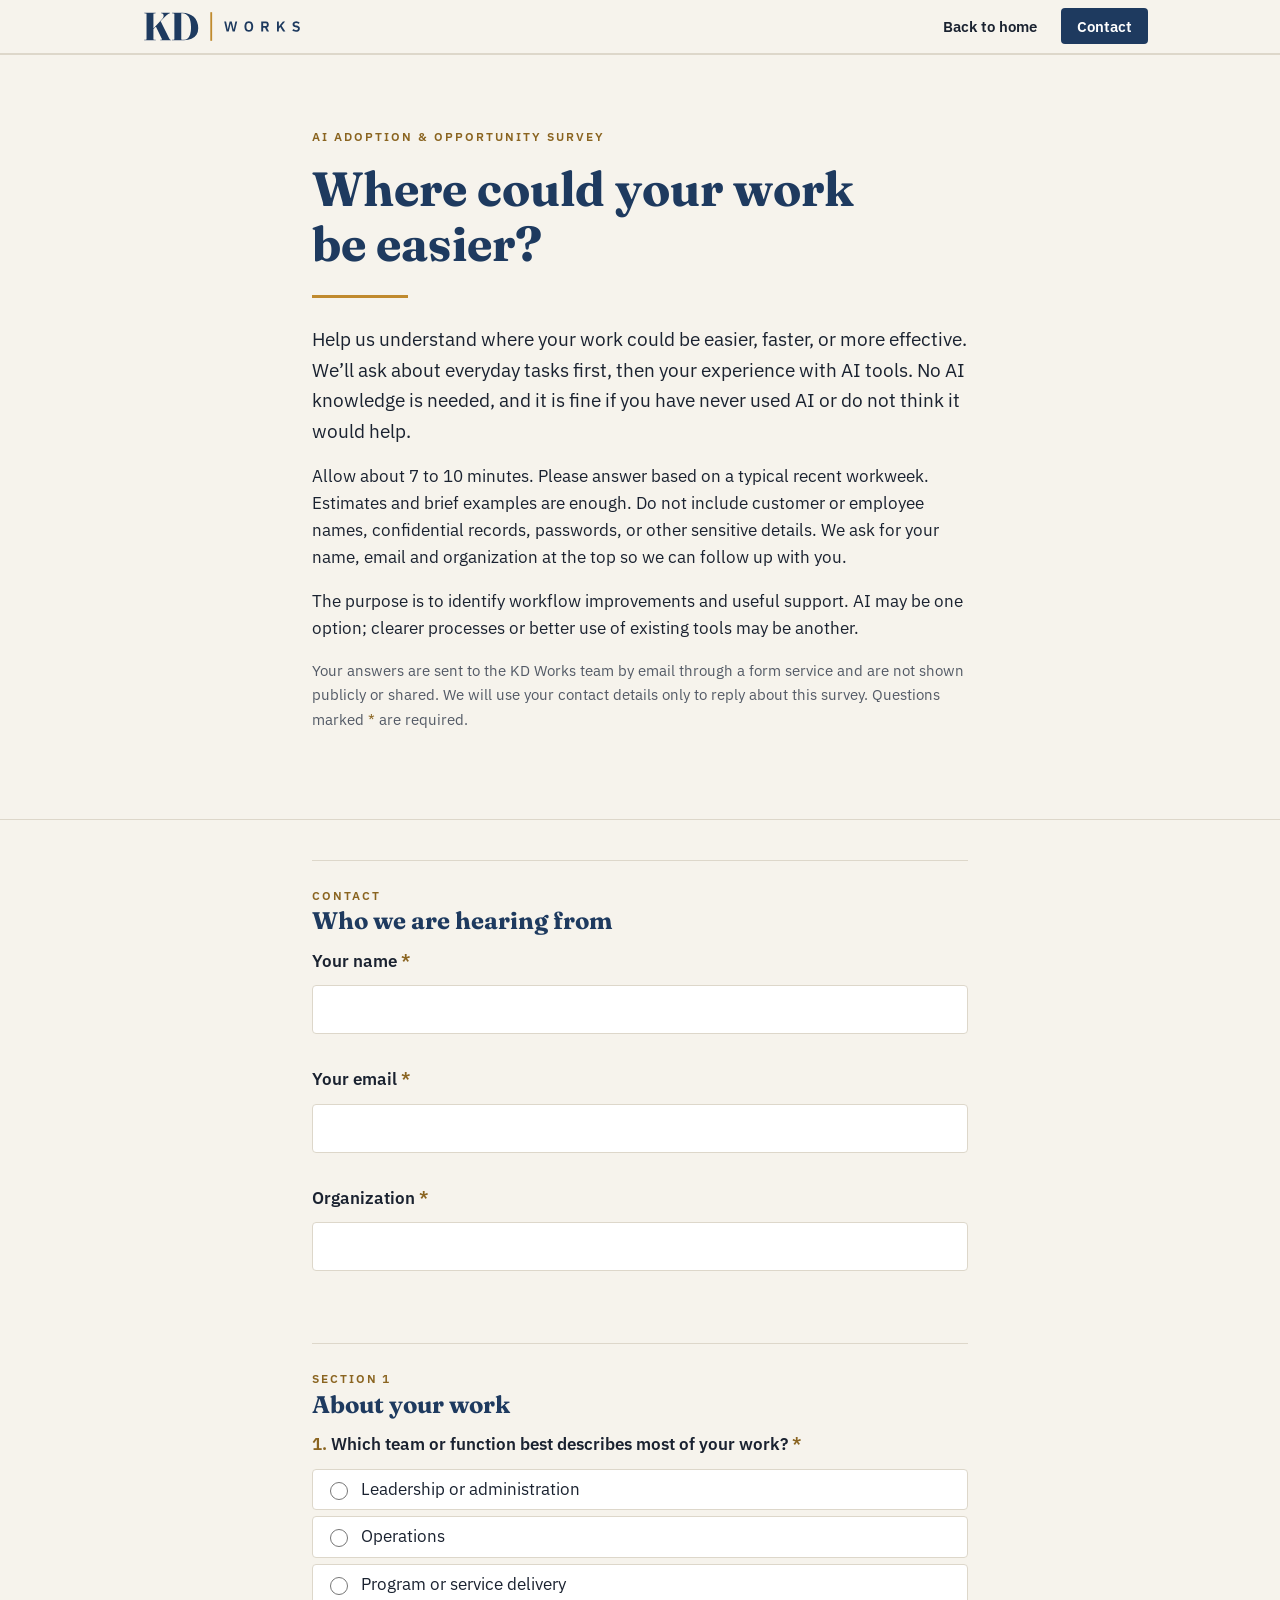
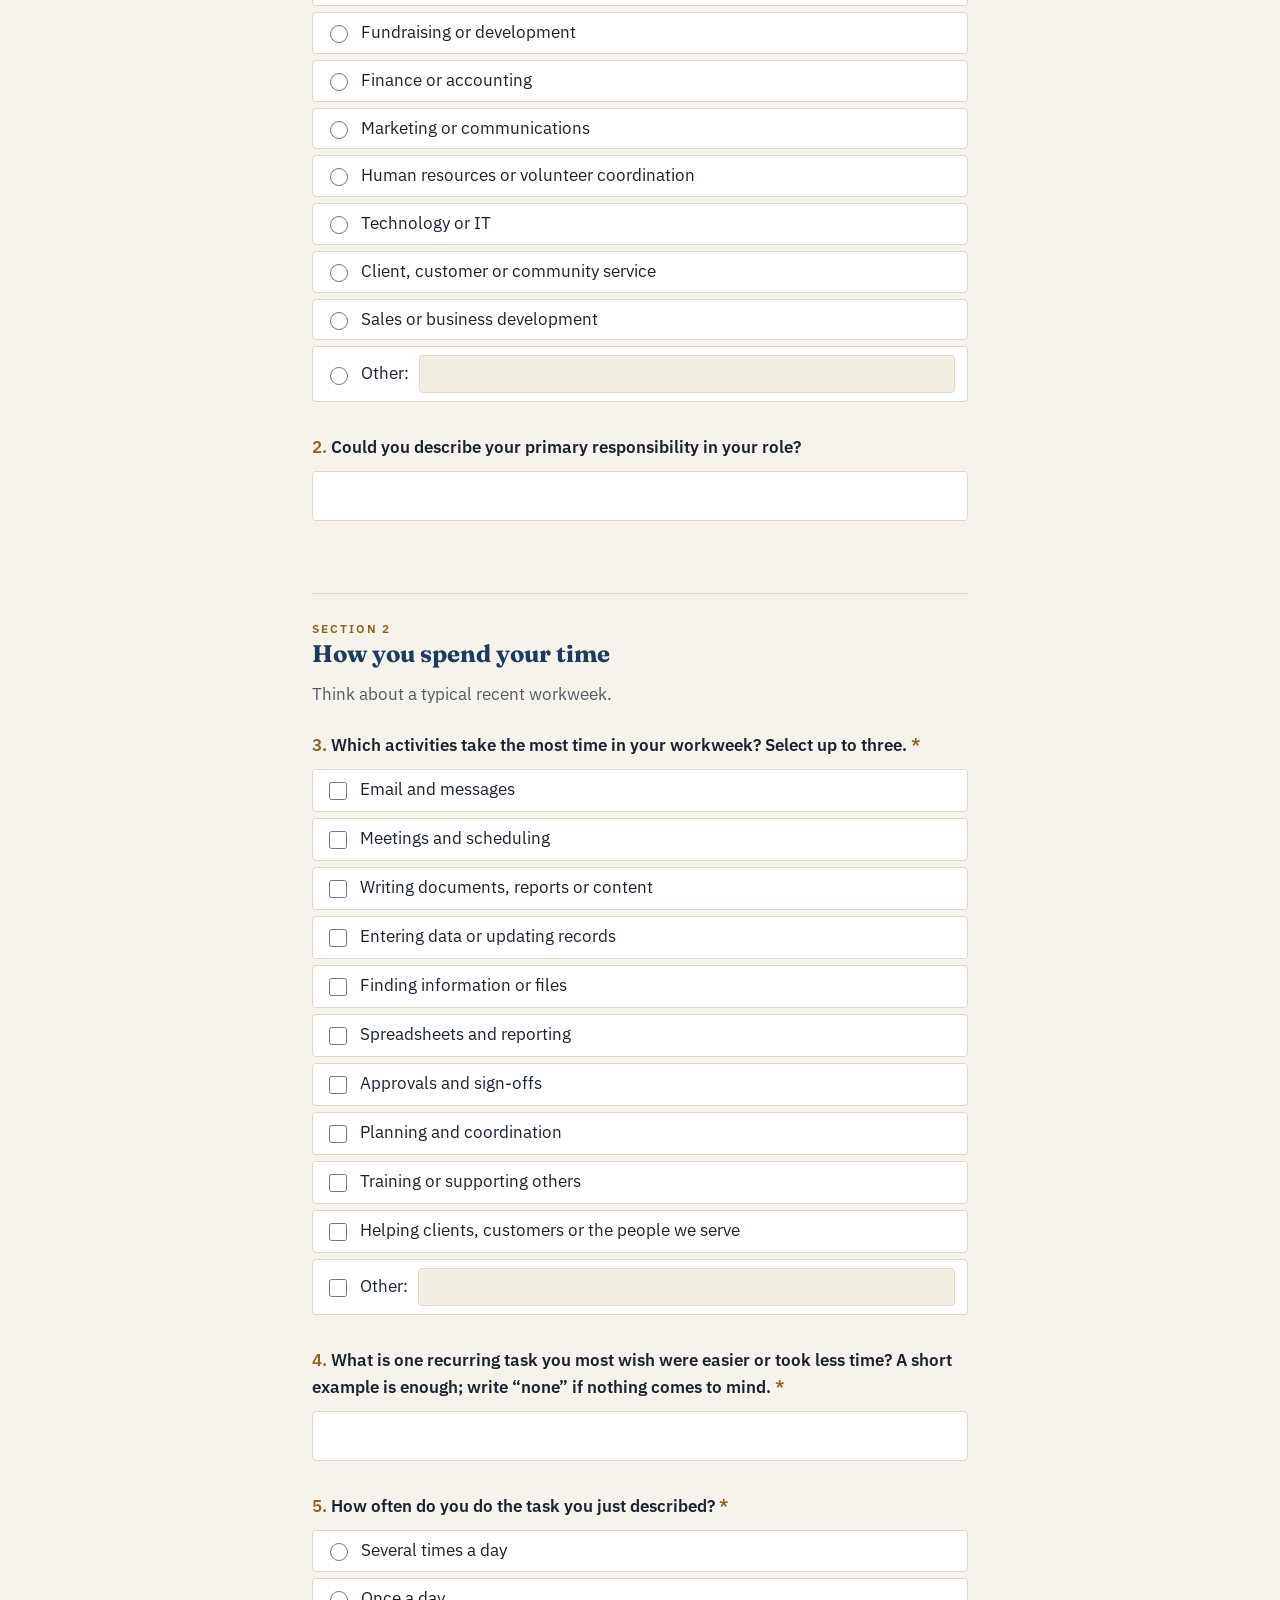
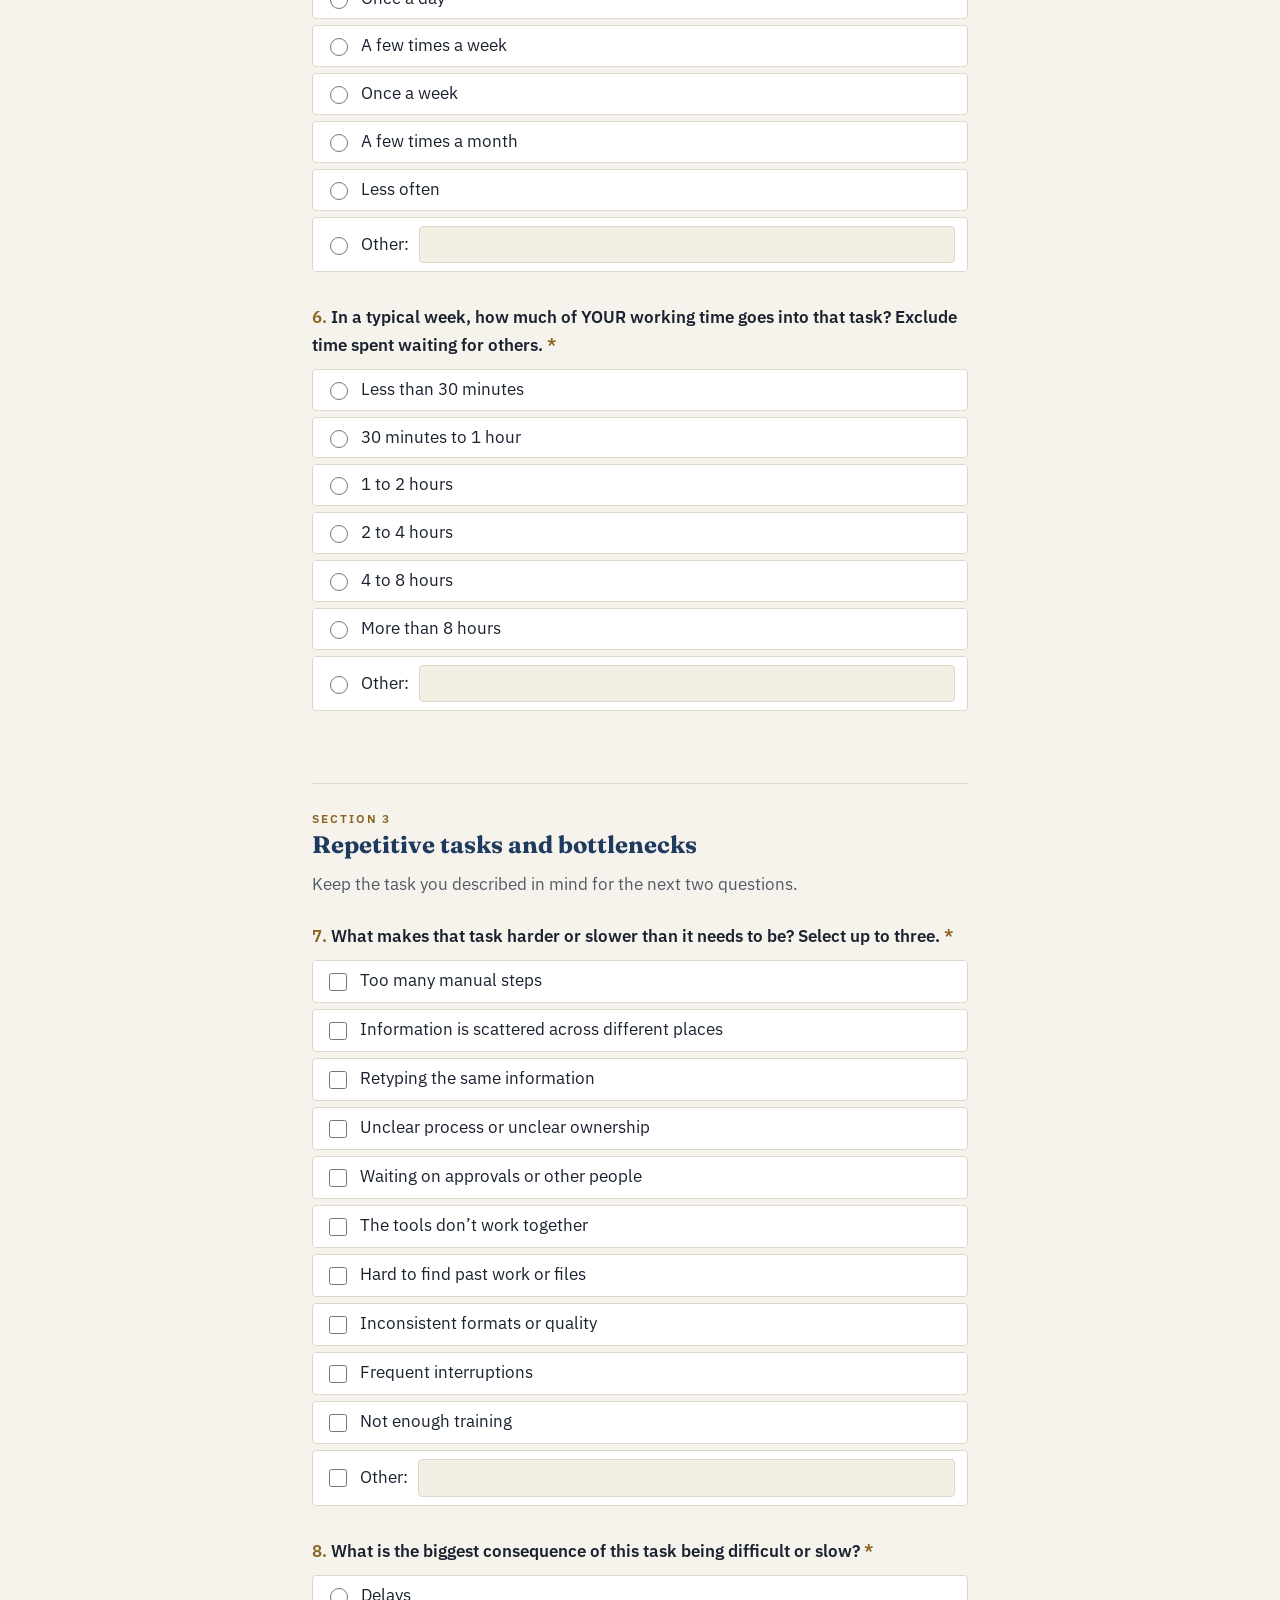
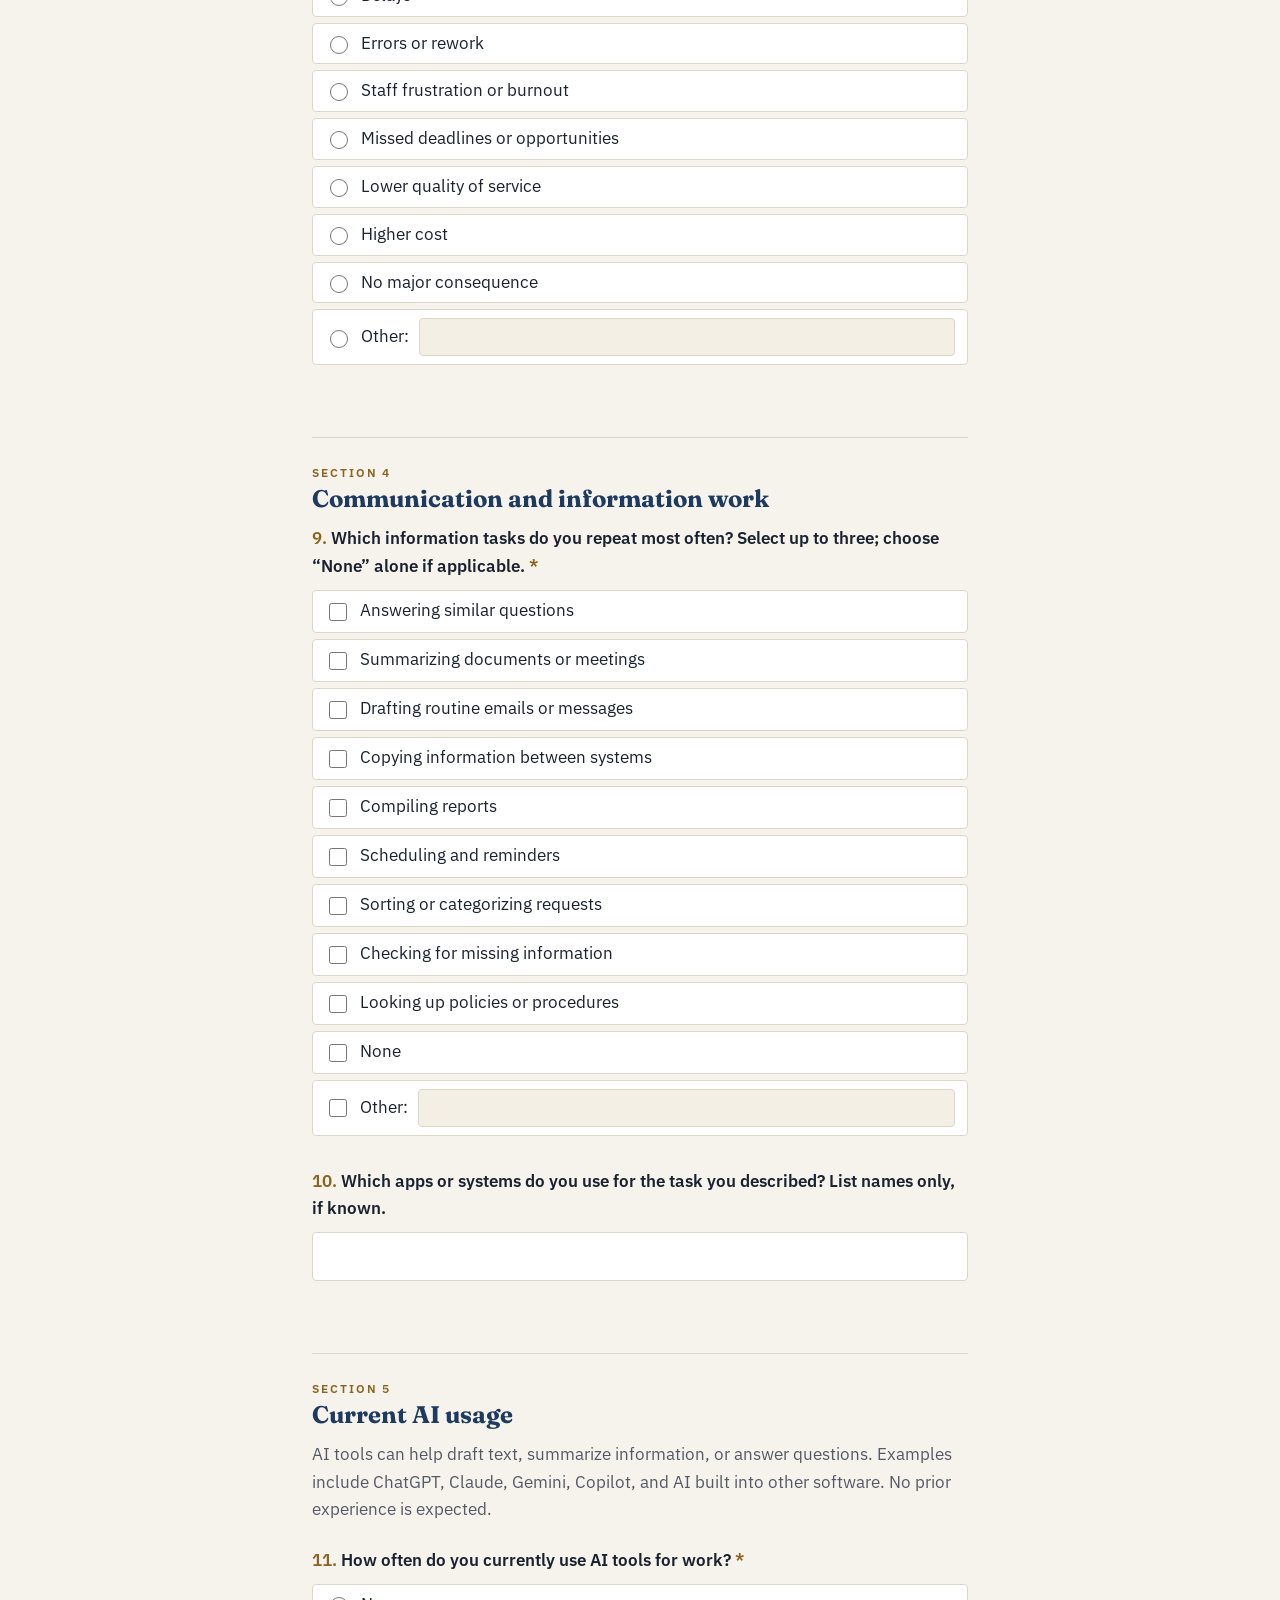
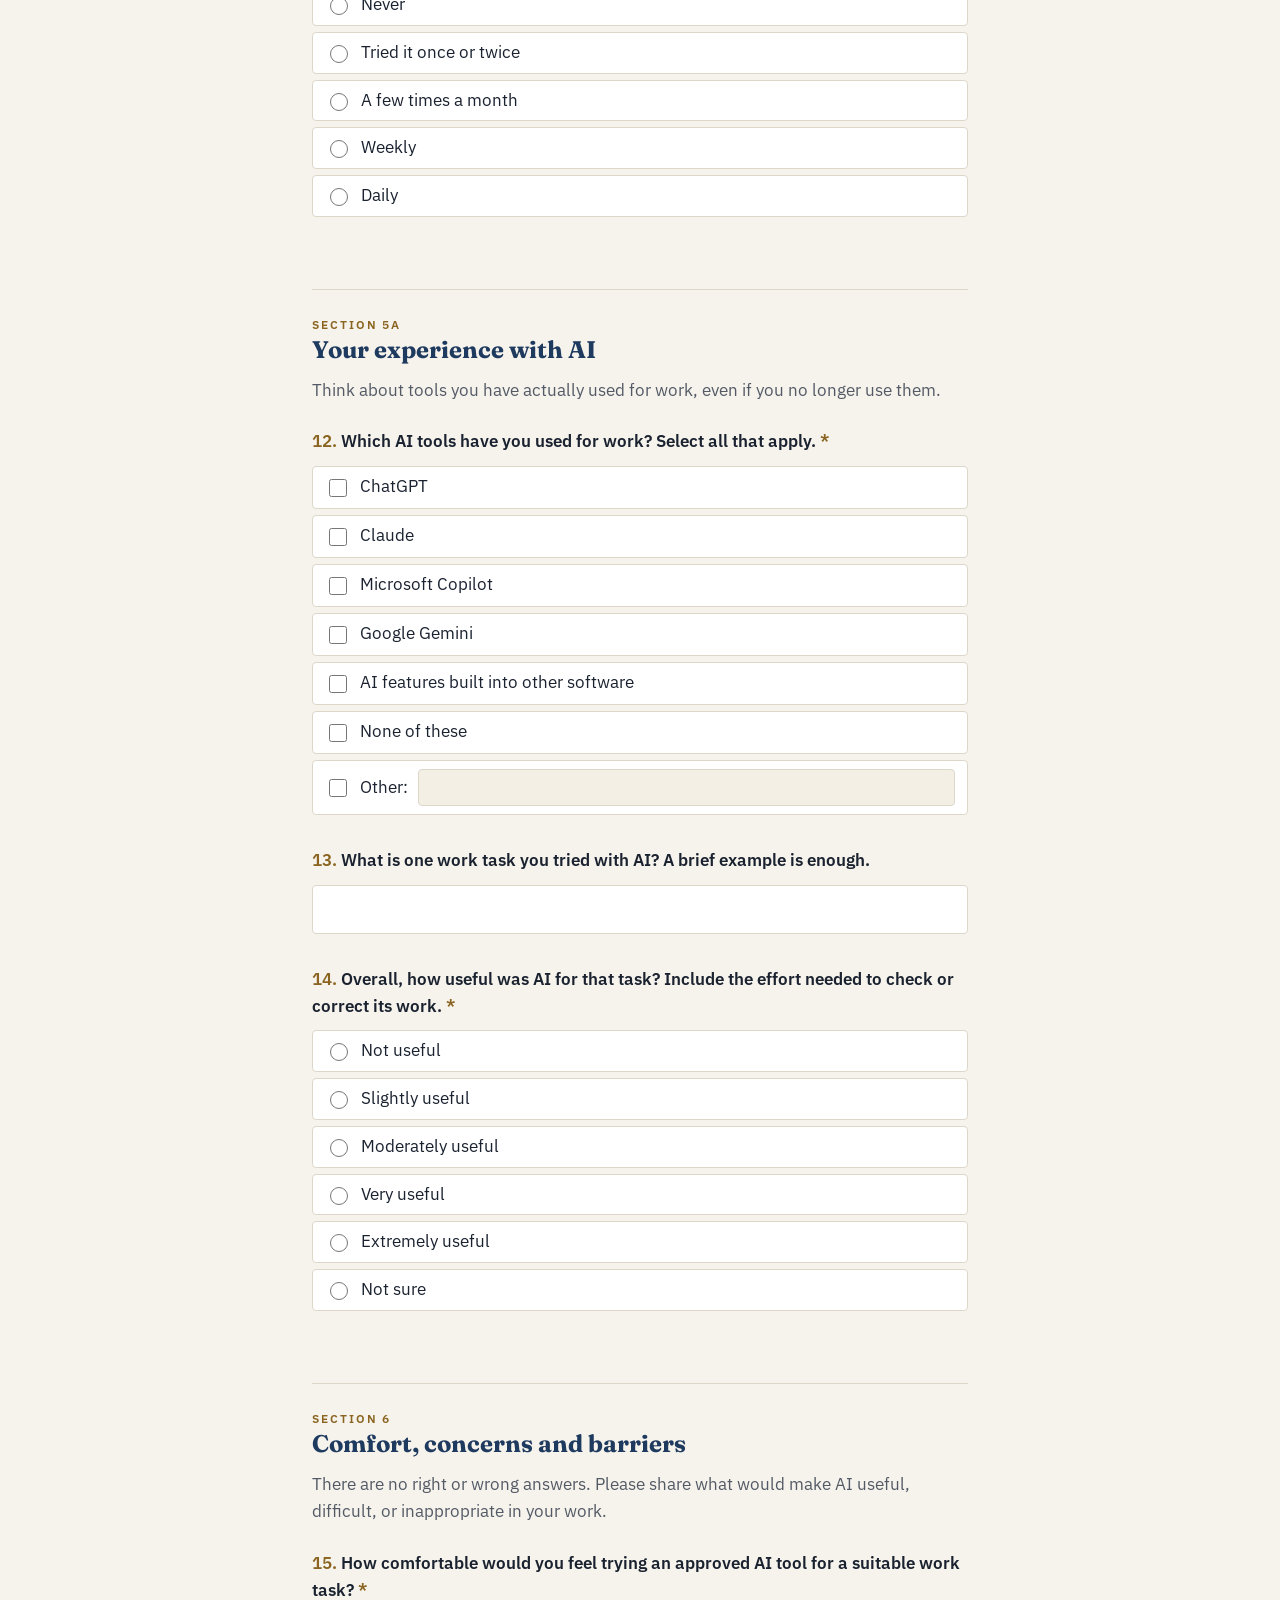
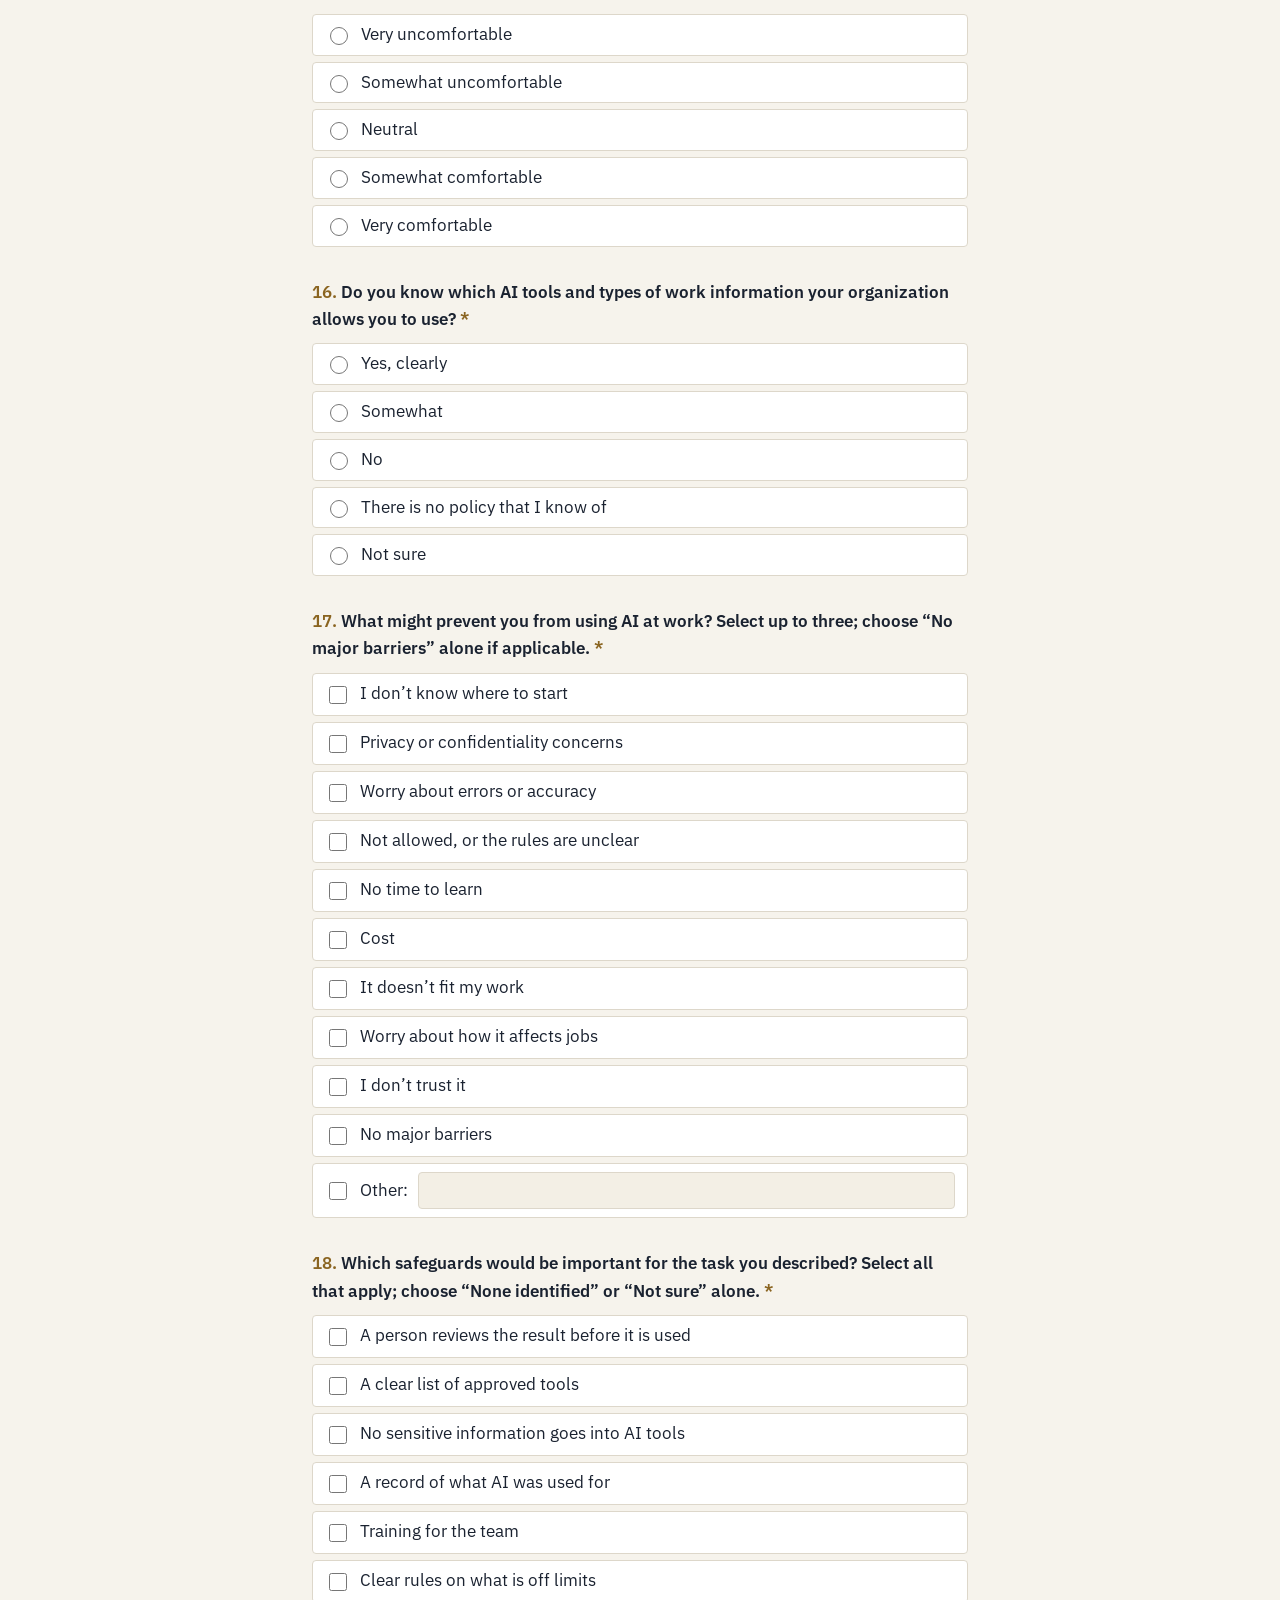
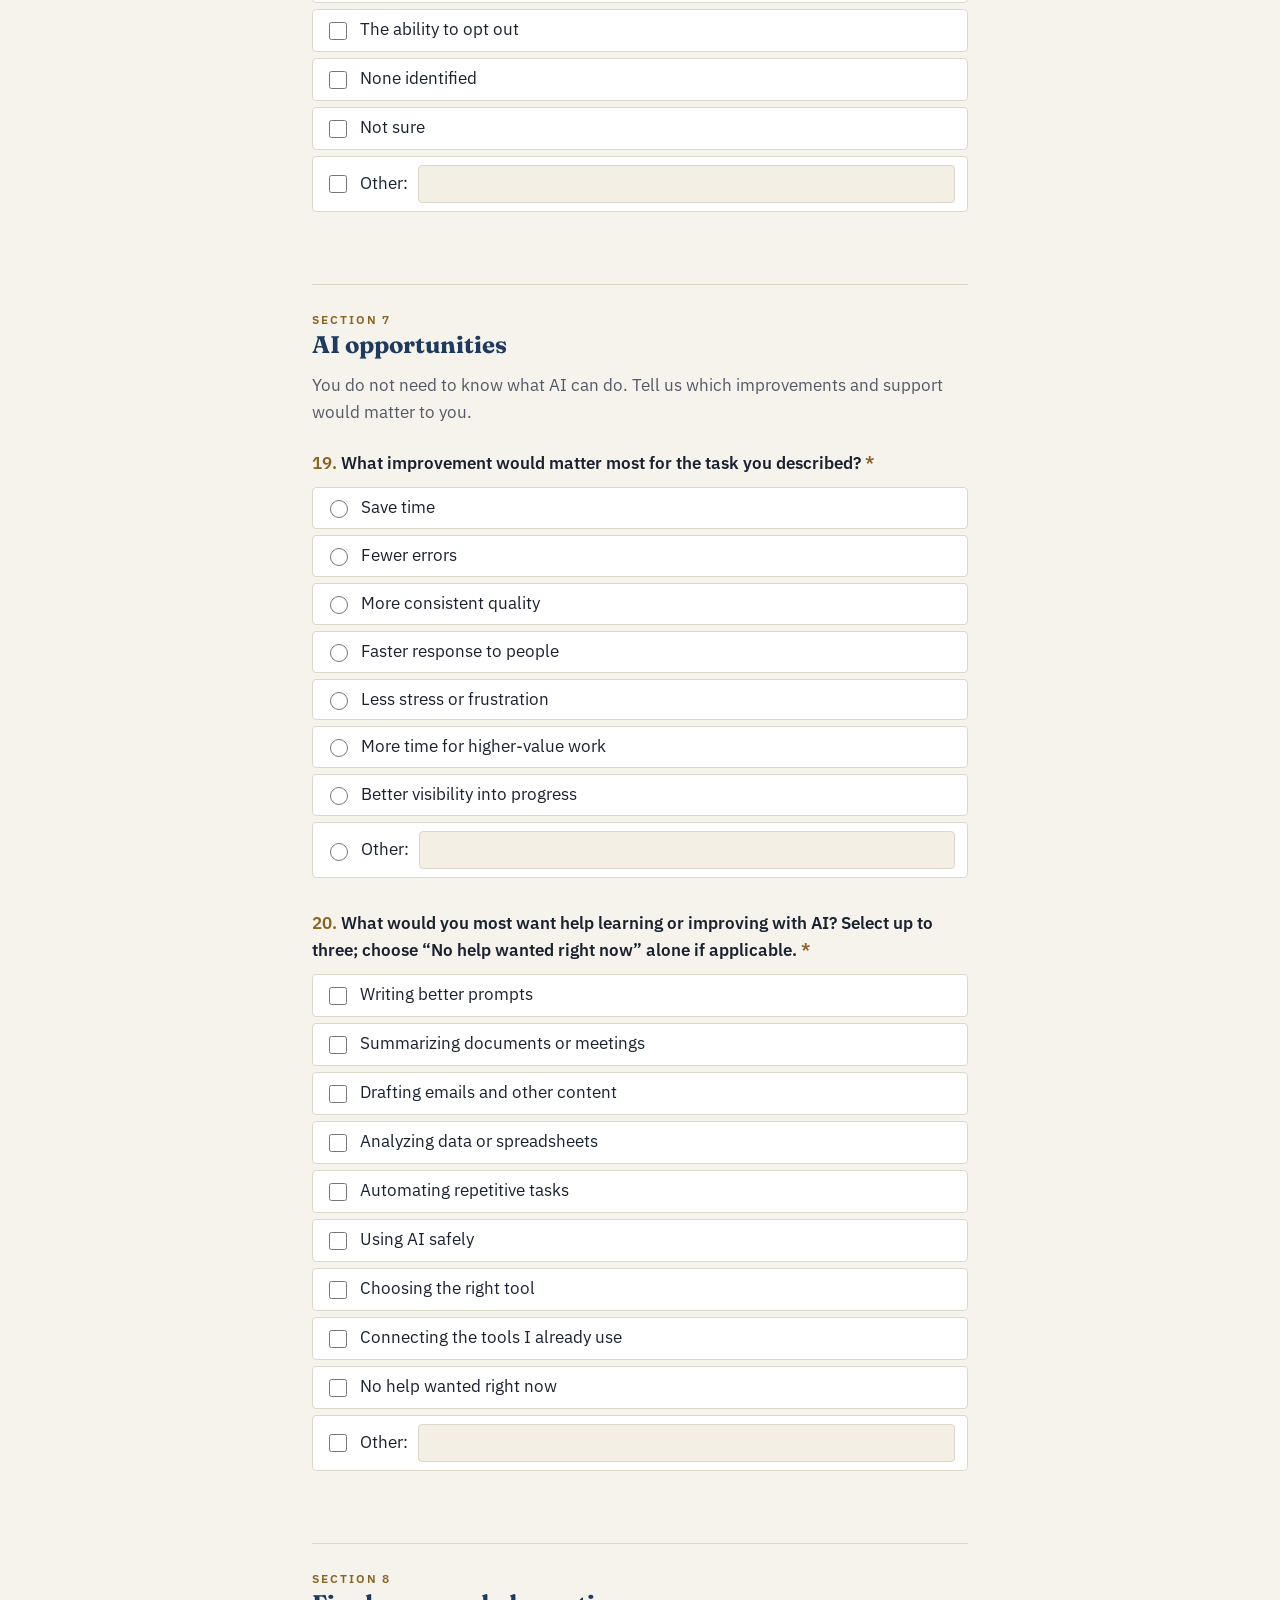
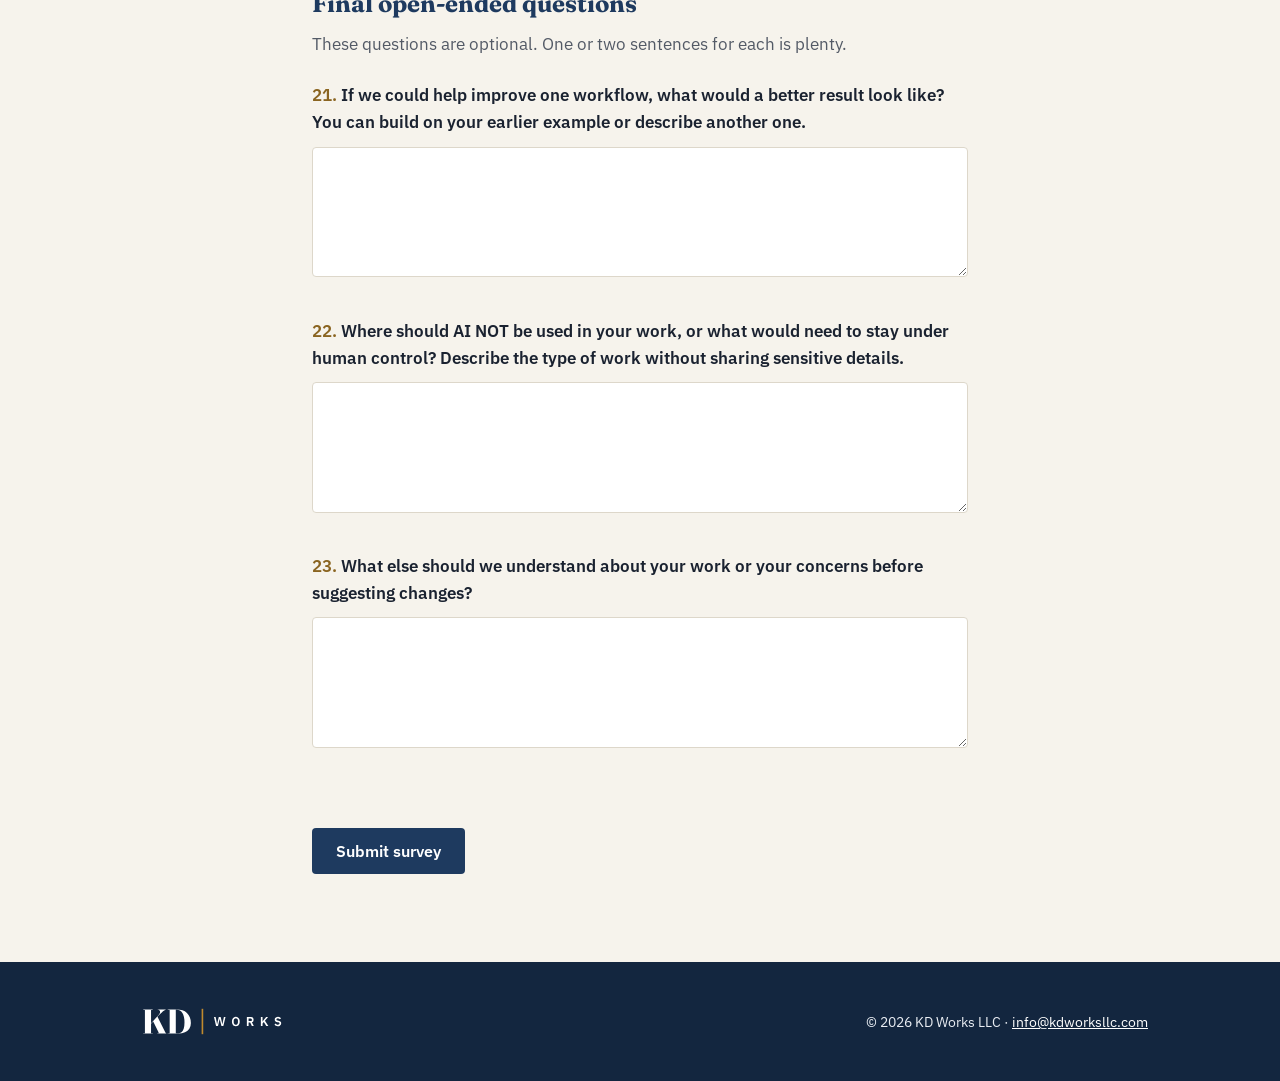
<file: survey.html>
<!doctype html>
<html lang="en">
<head>
  <meta charset="utf-8">
  <meta name="viewport" content="width=device-width, initial-scale=1">
  <title>AI Adoption &amp; Opportunity Survey | KD Works</title>
  <meta name="description" content="A short survey from KD Works about how your work gets done today and where AI could help. About 7 to 10 minutes.">
  <meta name="robots" content="noindex">
  <link rel="canonical" href="https://kdworksllc.com/survey.html">
  <link rel="icon" type="image/svg+xml" href="assets/favicon.svg">
  <meta name="theme-color" content="#1E3A5F">
  <link rel="preconnect" href="https://fonts.googleapis.com">
  <link rel="preconnect" href="https://fonts.gstatic.com" crossorigin>
  <link href="https://fonts.googleapis.com/css2?family=Fraunces:opsz,wght@9..144,700&family=IBM+Plex+Sans:wght@400;600&display=swap" rel="stylesheet">
  <link rel="stylesheet" href="styles.css">
</head>
<body>
  <!--
    EDITING THIS SURVEY
    - Questions and answer choices are plain HTML below. Change the words inside the <span> or <p> tags.
    - To add an answer choice, copy a whole <label class="opt"> line and change its value and text.
    - Add data-max="3" to a question to limit how many boxes can be ticked.
    - The settings (where answers are emailed) are in the SETTINGS block at the bottom of this file.
  -->
  <a class="skip" href="#main">Skip to content</a>

  <header class="site-header">
    <div class="wrap header-row">
      <a href="index.html" class="logo-link" aria-label="KD Works home">
        <img src="assets/kdworks-logo-horizontal-navy.svg" alt="KD Works" width="180" height="53">
      </a>
      <nav aria-label="Main">
        <ul class="nav">
          <li><a href="index.html">Back to home</a></li>
          <li><a href="mailto:info@kdworksllc.com" class="nav-cta">Contact</a></li>
        </ul>
      </nav>
    </div>
  </header>

  <main id="main">
    <section class="section survey-hero">
      <div class="wrap narrow">
        <p class="eyebrow">AI Adoption &amp; Opportunity Survey</p>
        <h1 class="survey-title">Where could your work be easier?</h1>
        <div class="brass-rule" aria-hidden="true"></div>
        <p class="lead">Help us understand where your work could be easier, faster, or more effective. We&rsquo;ll ask about everyday tasks first, then your experience with AI tools. No AI knowledge is needed, and it is fine if you have never used AI or do not think it would help.</p>
        <p>Allow about 7 to 10 minutes. Please answer based on a typical recent workweek. Estimates and brief examples are enough. Do not include customer or employee names, confidential records, passwords, or other sensitive details. We ask for your name, email and organization at the top so we can follow up with you.</p>
        <p>The purpose is to identify workflow improvements and useful support. AI may be one option; clearer processes or better use of existing tools may be another.</p>
        <p class="survey-privacy">Your answers are sent to the KD Works team by email through a form service and are not shown publicly or shared. We will use your contact details only to reply about this survey. Questions marked <span class="req">*</span> are required.</p>
      </div>
    </section>

    <section class="section survey-body">
      <div class="wrap narrow">
        <form id="survey" novalidate>
          <input type="checkbox" name="botcheck" id="botcheck" class="hp" tabindex="-1" autocomplete="off" aria-hidden="true">
          <fieldset class="survey-section">
            <legend><span class="survey-sec-num">Contact</span>Who we are hearing from</legend>
            <div class="survey-q" data-q="contact-name" data-type="text" data-required="true">
              <label class="survey-label" for="contact-name">Your name <span class="req" aria-hidden="true">*</span></label>
              <input class="survey-text" type="text" id="contact-name" maxlength="120" autocomplete="name">
            </div>
            <div class="survey-q" data-q="contact-email" data-type="text" data-required="true">
              <label class="survey-label" for="contact-email">Your email <span class="req" aria-hidden="true">*</span></label>
              <input class="survey-text" type="email" id="contact-email" maxlength="160" autocomplete="email">
            </div>
            <div class="survey-q" data-q="org" data-type="text" data-required="true">
              <label class="survey-label" for="org">Organization <span class="req" aria-hidden="true">*</span></label>
              <input class="survey-text" type="text" id="org" name="org" maxlength="120" autocomplete="organization">
            </div>
          </fieldset>

        <fieldset class="survey-section">
          <legend><span class="survey-sec-num">Section 1</span>About your work</legend>
          <div class="survey-q" data-q="q1" data-type="radio" data-required="true">
            <p class="survey-label" id="q1-l"><span class="qnum">1.</span> Which team or function best describes most of your work? <span class="req" aria-hidden="true">*</span></p>
            <div class="survey-options" role="radiogroup" aria-labelledby="q1-l">
              <label class="opt"><input type="radio" name="q1" value="Leadership or administration"> <span>Leadership or administration</span></label>
              <label class="opt"><input type="radio" name="q1" value="Operations"> <span>Operations</span></label>
              <label class="opt"><input type="radio" name="q1" value="Program or service delivery"> <span>Program or service delivery</span></label>
              <label class="opt"><input type="radio" name="q1" value="Fundraising or development"> <span>Fundraising or development</span></label>
              <label class="opt"><input type="radio" name="q1" value="Finance or accounting"> <span>Finance or accounting</span></label>
              <label class="opt"><input type="radio" name="q1" value="Marketing or communications"> <span>Marketing or communications</span></label>
              <label class="opt"><input type="radio" name="q1" value="Human resources or volunteer coordination"> <span>Human resources or volunteer coordination</span></label>
              <label class="opt"><input type="radio" name="q1" value="Technology or IT"> <span>Technology or IT</span></label>
              <label class="opt"><input type="radio" name="q1" value="Client, customer or community service"> <span>Client, customer or community service</span></label>
              <label class="opt"><input type="radio" name="q1" value="Sales or business development"> <span>Sales or business development</span></label>
              <label class="opt opt-other"><input type="radio" name="q1" value="Other" data-other="true"> <span>Other:</span> <input type="text" class="other-text" name="q1_other" aria-label="Other, please describe" maxlength="200" disabled></label>
            </div>
          </div>
          <div class="survey-q" data-q="q2" data-type="text">
            <label class="survey-label" for="q2"><span class="qnum">2.</span> Could you describe your primary responsibility in your role?</label>
            <input class="survey-text" type="text" id="q2" name="q2" maxlength="300">
          </div>
        </fieldset>
        <fieldset class="survey-section">
          <legend><span class="survey-sec-num">Section 2</span>How you spend your time</legend>
          <p class="survey-note">Think about a typical recent workweek.</p>
          <div class="survey-q" data-q="q3" data-type="check" data-required="true" data-max="3">
            <p class="survey-label" id="q3-l"><span class="qnum">3.</span> Which activities take the most time in your workweek? Select up to three. <span class="req" aria-hidden="true">*</span></p>
            <div class="survey-options" role="group" aria-labelledby="q3-l">
              <label class="opt"><input type="checkbox" name="q3" value="Email and messages"> <span>Email and messages</span></label>
              <label class="opt"><input type="checkbox" name="q3" value="Meetings and scheduling"> <span>Meetings and scheduling</span></label>
              <label class="opt"><input type="checkbox" name="q3" value="Writing documents, reports or content"> <span>Writing documents, reports or content</span></label>
              <label class="opt"><input type="checkbox" name="q3" value="Entering data or updating records"> <span>Entering data or updating records</span></label>
              <label class="opt"><input type="checkbox" name="q3" value="Finding information or files"> <span>Finding information or files</span></label>
              <label class="opt"><input type="checkbox" name="q3" value="Spreadsheets and reporting"> <span>Spreadsheets and reporting</span></label>
              <label class="opt"><input type="checkbox" name="q3" value="Approvals and sign-offs"> <span>Approvals and sign-offs</span></label>
              <label class="opt"><input type="checkbox" name="q3" value="Planning and coordination"> <span>Planning and coordination</span></label>
              <label class="opt"><input type="checkbox" name="q3" value="Training or supporting others"> <span>Training or supporting others</span></label>
              <label class="opt"><input type="checkbox" name="q3" value="Helping clients, customers or the people we serve"> <span>Helping clients, customers or the people we serve</span></label>
              <label class="opt opt-other"><input type="checkbox" name="q3" value="Other" data-other="true"> <span>Other:</span> <input type="text" class="other-text" name="q3_other" aria-label="Other, please describe" maxlength="200" disabled></label>
            </div>
          </div>
          <div class="survey-q" data-q="q4" data-type="text" data-required="true">
            <label class="survey-label" for="q4"><span class="qnum">4.</span> What is one recurring task you most wish were easier or took less time? A short example is enough; write “none” if nothing comes to mind. <span class="req" aria-hidden="true">*</span></label>
            <input class="survey-text" type="text" id="q4" name="q4" maxlength="300" required>
          </div>
          <div class="survey-q" data-q="q5" data-type="radio" data-required="true">
            <p class="survey-label" id="q5-l"><span class="qnum">5.</span> How often do you do the task you just described? <span class="req" aria-hidden="true">*</span></p>
            <div class="survey-options" role="radiogroup" aria-labelledby="q5-l">
              <label class="opt"><input type="radio" name="q5" value="Several times a day"> <span>Several times a day</span></label>
              <label class="opt"><input type="radio" name="q5" value="Once a day"> <span>Once a day</span></label>
              <label class="opt"><input type="radio" name="q5" value="A few times a week"> <span>A few times a week</span></label>
              <label class="opt"><input type="radio" name="q5" value="Once a week"> <span>Once a week</span></label>
              <label class="opt"><input type="radio" name="q5" value="A few times a month"> <span>A few times a month</span></label>
              <label class="opt"><input type="radio" name="q5" value="Less often"> <span>Less often</span></label>
              <label class="opt opt-other"><input type="radio" name="q5" value="Other" data-other="true"> <span>Other:</span> <input type="text" class="other-text" name="q5_other" aria-label="Other, please describe" maxlength="200" disabled></label>
            </div>
          </div>
          <div class="survey-q" data-q="q6" data-type="radio" data-required="true">
            <p class="survey-label" id="q6-l"><span class="qnum">6.</span> In a typical week, how much of YOUR working time goes into that task? Exclude time spent waiting for others. <span class="req" aria-hidden="true">*</span></p>
            <div class="survey-options" role="radiogroup" aria-labelledby="q6-l">
              <label class="opt"><input type="radio" name="q6" value="Less than 30 minutes"> <span>Less than 30 minutes</span></label>
              <label class="opt"><input type="radio" name="q6" value="30 minutes to 1 hour"> <span>30 minutes to 1 hour</span></label>
              <label class="opt"><input type="radio" name="q6" value="1 to 2 hours"> <span>1 to 2 hours</span></label>
              <label class="opt"><input type="radio" name="q6" value="2 to 4 hours"> <span>2 to 4 hours</span></label>
              <label class="opt"><input type="radio" name="q6" value="4 to 8 hours"> <span>4 to 8 hours</span></label>
              <label class="opt"><input type="radio" name="q6" value="More than 8 hours"> <span>More than 8 hours</span></label>
              <label class="opt opt-other"><input type="radio" name="q6" value="Other" data-other="true"> <span>Other:</span> <input type="text" class="other-text" name="q6_other" aria-label="Other, please describe" maxlength="200" disabled></label>
            </div>
          </div>
        </fieldset>
        <fieldset class="survey-section">
          <legend><span class="survey-sec-num">Section 3</span>Repetitive tasks and bottlenecks</legend>
          <p class="survey-note">Keep the task you described in mind for the next two questions.</p>
          <div class="survey-q" data-q="q7" data-type="check" data-required="true" data-max="3">
            <p class="survey-label" id="q7-l"><span class="qnum">7.</span> What makes that task harder or slower than it needs to be? Select up to three. <span class="req" aria-hidden="true">*</span></p>
            <div class="survey-options" role="group" aria-labelledby="q7-l">
              <label class="opt"><input type="checkbox" name="q7" value="Too many manual steps"> <span>Too many manual steps</span></label>
              <label class="opt"><input type="checkbox" name="q7" value="Information is scattered across different places"> <span>Information is scattered across different places</span></label>
              <label class="opt"><input type="checkbox" name="q7" value="Retyping the same information"> <span>Retyping the same information</span></label>
              <label class="opt"><input type="checkbox" name="q7" value="Unclear process or unclear ownership"> <span>Unclear process or unclear ownership</span></label>
              <label class="opt"><input type="checkbox" name="q7" value="Waiting on approvals or other people"> <span>Waiting on approvals or other people</span></label>
              <label class="opt"><input type="checkbox" name="q7" value="The tools don’t work together"> <span>The tools don’t work together</span></label>
              <label class="opt"><input type="checkbox" name="q7" value="Hard to find past work or files"> <span>Hard to find past work or files</span></label>
              <label class="opt"><input type="checkbox" name="q7" value="Inconsistent formats or quality"> <span>Inconsistent formats or quality</span></label>
              <label class="opt"><input type="checkbox" name="q7" value="Frequent interruptions"> <span>Frequent interruptions</span></label>
              <label class="opt"><input type="checkbox" name="q7" value="Not enough training"> <span>Not enough training</span></label>
              <label class="opt opt-other"><input type="checkbox" name="q7" value="Other" data-other="true"> <span>Other:</span> <input type="text" class="other-text" name="q7_other" aria-label="Other, please describe" maxlength="200" disabled></label>
            </div>
          </div>
          <div class="survey-q" data-q="q8" data-type="radio" data-required="true">
            <p class="survey-label" id="q8-l"><span class="qnum">8.</span> What is the biggest consequence of this task being difficult or slow? <span class="req" aria-hidden="true">*</span></p>
            <div class="survey-options" role="radiogroup" aria-labelledby="q8-l">
              <label class="opt"><input type="radio" name="q8" value="Delays"> <span>Delays</span></label>
              <label class="opt"><input type="radio" name="q8" value="Errors or rework"> <span>Errors or rework</span></label>
              <label class="opt"><input type="radio" name="q8" value="Staff frustration or burnout"> <span>Staff frustration or burnout</span></label>
              <label class="opt"><input type="radio" name="q8" value="Missed deadlines or opportunities"> <span>Missed deadlines or opportunities</span></label>
              <label class="opt"><input type="radio" name="q8" value="Lower quality of service"> <span>Lower quality of service</span></label>
              <label class="opt"><input type="radio" name="q8" value="Higher cost"> <span>Higher cost</span></label>
              <label class="opt"><input type="radio" name="q8" value="No major consequence"> <span>No major consequence</span></label>
              <label class="opt opt-other"><input type="radio" name="q8" value="Other" data-other="true"> <span>Other:</span> <input type="text" class="other-text" name="q8_other" aria-label="Other, please describe" maxlength="200" disabled></label>
            </div>
          </div>
        </fieldset>
        <fieldset class="survey-section">
          <legend><span class="survey-sec-num">Section 4</span>Communication and information work</legend>
          <div class="survey-q" data-q="q9" data-type="check" data-required="true" data-max="3">
            <p class="survey-label" id="q9-l"><span class="qnum">9.</span> Which information tasks do you repeat most often? Select up to three; choose “None” alone if applicable. <span class="req" aria-hidden="true">*</span></p>
            <div class="survey-options" role="group" aria-labelledby="q9-l">
              <label class="opt"><input type="checkbox" name="q9" value="Answering similar questions"> <span>Answering similar questions</span></label>
              <label class="opt"><input type="checkbox" name="q9" value="Summarizing documents or meetings"> <span>Summarizing documents or meetings</span></label>
              <label class="opt"><input type="checkbox" name="q9" value="Drafting routine emails or messages"> <span>Drafting routine emails or messages</span></label>
              <label class="opt"><input type="checkbox" name="q9" value="Copying information between systems"> <span>Copying information between systems</span></label>
              <label class="opt"><input type="checkbox" name="q9" value="Compiling reports"> <span>Compiling reports</span></label>
              <label class="opt"><input type="checkbox" name="q9" value="Scheduling and reminders"> <span>Scheduling and reminders</span></label>
              <label class="opt"><input type="checkbox" name="q9" value="Sorting or categorizing requests"> <span>Sorting or categorizing requests</span></label>
              <label class="opt"><input type="checkbox" name="q9" value="Checking for missing information"> <span>Checking for missing information</span></label>
              <label class="opt"><input type="checkbox" name="q9" value="Looking up policies or procedures"> <span>Looking up policies or procedures</span></label>
              <label class="opt"><input type="checkbox" name="q9" value="None" data-exclusive="true"> <span>None</span></label>
              <label class="opt opt-other"><input type="checkbox" name="q9" value="Other" data-other="true"> <span>Other:</span> <input type="text" class="other-text" name="q9_other" aria-label="Other, please describe" maxlength="200" disabled></label>
            </div>
          </div>
          <div class="survey-q" data-q="q10" data-type="text">
            <label class="survey-label" for="q10"><span class="qnum">10.</span> Which apps or systems do you use for the task you described? List names only, if known.</label>
            <input class="survey-text" type="text" id="q10" name="q10" maxlength="300">
          </div>
        </fieldset>
        <fieldset class="survey-section">
          <legend><span class="survey-sec-num">Section 5</span>Current AI usage</legend>
          <p class="survey-note">AI tools can help draft text, summarize information, or answer questions. Examples include ChatGPT, Claude, Gemini, Copilot, and AI built into other software. No prior experience is expected.</p>
          <div class="survey-q" data-q="q11" data-type="radio" data-required="true">
            <p class="survey-label" id="q11-l"><span class="qnum">11.</span> How often do you currently use AI tools for work? <span class="req" aria-hidden="true">*</span></p>
            <div class="survey-options" role="radiogroup" aria-labelledby="q11-l">
              <label class="opt"><input type="radio" name="q11" value="Never"> <span>Never</span></label>
              <label class="opt"><input type="radio" name="q11" value="Tried it once or twice"> <span>Tried it once or twice</span></label>
              <label class="opt"><input type="radio" name="q11" value="A few times a month"> <span>A few times a month</span></label>
              <label class="opt"><input type="radio" name="q11" value="Weekly"> <span>Weekly</span></label>
              <label class="opt"><input type="radio" name="q11" value="Daily"> <span>Daily</span></label>
            </div>
          </div>
        </fieldset>
        <fieldset class="survey-section" data-section="ai-experience">
          <legend><span class="survey-sec-num">Section 5a</span>Your experience with AI</legend>
          <p class="survey-note">Think about tools you have actually used for work, even if you no longer use them.</p>
          <div class="survey-q" data-q="q12" data-type="check" data-required="true">
            <p class="survey-label" id="q12-l"><span class="qnum">12.</span> Which AI tools have you used for work? Select all that apply. <span class="req" aria-hidden="true">*</span></p>
            <div class="survey-options" role="group" aria-labelledby="q12-l">
              <label class="opt"><input type="checkbox" name="q12" value="ChatGPT"> <span>ChatGPT</span></label>
              <label class="opt"><input type="checkbox" name="q12" value="Claude"> <span>Claude</span></label>
              <label class="opt"><input type="checkbox" name="q12" value="Microsoft Copilot"> <span>Microsoft Copilot</span></label>
              <label class="opt"><input type="checkbox" name="q12" value="Google Gemini"> <span>Google Gemini</span></label>
              <label class="opt"><input type="checkbox" name="q12" value="AI features built into other software"> <span>AI features built into other software</span></label>
              <label class="opt"><input type="checkbox" name="q12" value="None of these" data-exclusive="true"> <span>None of these</span></label>
              <label class="opt opt-other"><input type="checkbox" name="q12" value="Other" data-other="true"> <span>Other:</span> <input type="text" class="other-text" name="q12_other" aria-label="Other, please describe" maxlength="200" disabled></label>
            </div>
          </div>
          <div class="survey-q" data-q="q13" data-type="text">
            <label class="survey-label" for="q13"><span class="qnum">13.</span> What is one work task you tried with AI? A brief example is enough.</label>
            <input class="survey-text" type="text" id="q13" name="q13" maxlength="300">
          </div>
          <div class="survey-q" data-q="q14" data-type="radio" data-required="true">
            <p class="survey-label" id="q14-l"><span class="qnum">14.</span> Overall, how useful was AI for that task? Include the effort needed to check or correct its work. <span class="req" aria-hidden="true">*</span></p>
            <div class="survey-options" role="radiogroup" aria-labelledby="q14-l">
              <label class="opt"><input type="radio" name="q14" value="Not useful"> <span>Not useful</span></label>
              <label class="opt"><input type="radio" name="q14" value="Slightly useful"> <span>Slightly useful</span></label>
              <label class="opt"><input type="radio" name="q14" value="Moderately useful"> <span>Moderately useful</span></label>
              <label class="opt"><input type="radio" name="q14" value="Very useful"> <span>Very useful</span></label>
              <label class="opt"><input type="radio" name="q14" value="Extremely useful"> <span>Extremely useful</span></label>
              <label class="opt"><input type="radio" name="q14" value="Not sure" data-exclusive="true"> <span>Not sure</span></label>
            </div>
          </div>
        </fieldset>
        <fieldset class="survey-section">
          <legend><span class="survey-sec-num">Section 6</span>Comfort, concerns and barriers</legend>
          <p class="survey-note">There are no right or wrong answers. Please share what would make AI useful, difficult, or inappropriate in your work.</p>
          <div class="survey-q" data-q="q15" data-type="radio" data-required="true">
            <p class="survey-label" id="q15-l"><span class="qnum">15.</span> How comfortable would you feel trying an approved AI tool for a suitable work task? <span class="req" aria-hidden="true">*</span></p>
            <div class="survey-options" role="radiogroup" aria-labelledby="q15-l">
              <label class="opt"><input type="radio" name="q15" value="Very uncomfortable"> <span>Very uncomfortable</span></label>
              <label class="opt"><input type="radio" name="q15" value="Somewhat uncomfortable"> <span>Somewhat uncomfortable</span></label>
              <label class="opt"><input type="radio" name="q15" value="Neutral"> <span>Neutral</span></label>
              <label class="opt"><input type="radio" name="q15" value="Somewhat comfortable"> <span>Somewhat comfortable</span></label>
              <label class="opt"><input type="radio" name="q15" value="Very comfortable"> <span>Very comfortable</span></label>
            </div>
          </div>
          <div class="survey-q" data-q="q16" data-type="radio" data-required="true">
            <p class="survey-label" id="q16-l"><span class="qnum">16.</span> Do you know which AI tools and types of work information your organization allows you to use? <span class="req" aria-hidden="true">*</span></p>
            <div class="survey-options" role="radiogroup" aria-labelledby="q16-l">
              <label class="opt"><input type="radio" name="q16" value="Yes, clearly"> <span>Yes, clearly</span></label>
              <label class="opt"><input type="radio" name="q16" value="Somewhat"> <span>Somewhat</span></label>
              <label class="opt"><input type="radio" name="q16" value="No"> <span>No</span></label>
              <label class="opt"><input type="radio" name="q16" value="There is no policy that I know of"> <span>There is no policy that I know of</span></label>
              <label class="opt"><input type="radio" name="q16" value="Not sure" data-exclusive="true"> <span>Not sure</span></label>
            </div>
          </div>
          <div class="survey-q" data-q="q17" data-type="check" data-required="true" data-max="3">
            <p class="survey-label" id="q17-l"><span class="qnum">17.</span> What might prevent you from using AI at work? Select up to three; choose “No major barriers” alone if applicable. <span class="req" aria-hidden="true">*</span></p>
            <div class="survey-options" role="group" aria-labelledby="q17-l">
              <label class="opt"><input type="checkbox" name="q17" value="I don’t know where to start"> <span>I don’t know where to start</span></label>
              <label class="opt"><input type="checkbox" name="q17" value="Privacy or confidentiality concerns"> <span>Privacy or confidentiality concerns</span></label>
              <label class="opt"><input type="checkbox" name="q17" value="Worry about errors or accuracy"> <span>Worry about errors or accuracy</span></label>
              <label class="opt"><input type="checkbox" name="q17" value="Not allowed, or the rules are unclear"> <span>Not allowed, or the rules are unclear</span></label>
              <label class="opt"><input type="checkbox" name="q17" value="No time to learn"> <span>No time to learn</span></label>
              <label class="opt"><input type="checkbox" name="q17" value="Cost"> <span>Cost</span></label>
              <label class="opt"><input type="checkbox" name="q17" value="It doesn’t fit my work"> <span>It doesn’t fit my work</span></label>
              <label class="opt"><input type="checkbox" name="q17" value="Worry about how it affects jobs"> <span>Worry about how it affects jobs</span></label>
              <label class="opt"><input type="checkbox" name="q17" value="I don’t trust it"> <span>I don’t trust it</span></label>
              <label class="opt"><input type="checkbox" name="q17" value="No major barriers" data-exclusive="true"> <span>No major barriers</span></label>
              <label class="opt opt-other"><input type="checkbox" name="q17" value="Other" data-other="true"> <span>Other:</span> <input type="text" class="other-text" name="q17_other" aria-label="Other, please describe" maxlength="200" disabled></label>
            </div>
          </div>
          <div class="survey-q" data-q="q18" data-type="check" data-required="true">
            <p class="survey-label" id="q18-l"><span class="qnum">18.</span> Which safeguards would be important for the task you described? Select all that apply; choose “None identified” or “Not sure” alone. <span class="req" aria-hidden="true">*</span></p>
            <div class="survey-options" role="group" aria-labelledby="q18-l">
              <label class="opt"><input type="checkbox" name="q18" value="A person reviews the result before it is used"> <span>A person reviews the result before it is used</span></label>
              <label class="opt"><input type="checkbox" name="q18" value="A clear list of approved tools"> <span>A clear list of approved tools</span></label>
              <label class="opt"><input type="checkbox" name="q18" value="No sensitive information goes into AI tools"> <span>No sensitive information goes into AI tools</span></label>
              <label class="opt"><input type="checkbox" name="q18" value="A record of what AI was used for"> <span>A record of what AI was used for</span></label>
              <label class="opt"><input type="checkbox" name="q18" value="Training for the team"> <span>Training for the team</span></label>
              <label class="opt"><input type="checkbox" name="q18" value="Clear rules on what is off limits"> <span>Clear rules on what is off limits</span></label>
              <label class="opt"><input type="checkbox" name="q18" value="The ability to opt out"> <span>The ability to opt out</span></label>
              <label class="opt"><input type="checkbox" name="q18" value="None identified" data-exclusive="true"> <span>None identified</span></label>
              <label class="opt"><input type="checkbox" name="q18" value="Not sure" data-exclusive="true"> <span>Not sure</span></label>
              <label class="opt opt-other"><input type="checkbox" name="q18" value="Other" data-other="true"> <span>Other:</span> <input type="text" class="other-text" name="q18_other" aria-label="Other, please describe" maxlength="200" disabled></label>
            </div>
          </div>
        </fieldset>
        <fieldset class="survey-section">
          <legend><span class="survey-sec-num">Section 7</span>AI opportunities</legend>
          <p class="survey-note">You do not need to know what AI can do. Tell us which improvements and support would matter to you.</p>
          <div class="survey-q" data-q="q19" data-type="radio" data-required="true">
            <p class="survey-label" id="q19-l"><span class="qnum">19.</span> What improvement would matter most for the task you described? <span class="req" aria-hidden="true">*</span></p>
            <div class="survey-options" role="radiogroup" aria-labelledby="q19-l">
              <label class="opt"><input type="radio" name="q19" value="Save time"> <span>Save time</span></label>
              <label class="opt"><input type="radio" name="q19" value="Fewer errors"> <span>Fewer errors</span></label>
              <label class="opt"><input type="radio" name="q19" value="More consistent quality"> <span>More consistent quality</span></label>
              <label class="opt"><input type="radio" name="q19" value="Faster response to people"> <span>Faster response to people</span></label>
              <label class="opt"><input type="radio" name="q19" value="Less stress or frustration"> <span>Less stress or frustration</span></label>
              <label class="opt"><input type="radio" name="q19" value="More time for higher-value work"> <span>More time for higher-value work</span></label>
              <label class="opt"><input type="radio" name="q19" value="Better visibility into progress"> <span>Better visibility into progress</span></label>
              <label class="opt opt-other"><input type="radio" name="q19" value="Other" data-other="true"> <span>Other:</span> <input type="text" class="other-text" name="q19_other" aria-label="Other, please describe" maxlength="200" disabled></label>
            </div>
          </div>
          <div class="survey-q" data-q="q20" data-type="check" data-required="true" data-max="3">
            <p class="survey-label" id="q20-l"><span class="qnum">20.</span> What would you most want help learning or improving with AI? Select up to three; choose “No help wanted right now” alone if applicable. <span class="req" aria-hidden="true">*</span></p>
            <div class="survey-options" role="group" aria-labelledby="q20-l">
              <label class="opt"><input type="checkbox" name="q20" value="Writing better prompts"> <span>Writing better prompts</span></label>
              <label class="opt"><input type="checkbox" name="q20" value="Summarizing documents or meetings"> <span>Summarizing documents or meetings</span></label>
              <label class="opt"><input type="checkbox" name="q20" value="Drafting emails and other content"> <span>Drafting emails and other content</span></label>
              <label class="opt"><input type="checkbox" name="q20" value="Analyzing data or spreadsheets"> <span>Analyzing data or spreadsheets</span></label>
              <label class="opt"><input type="checkbox" name="q20" value="Automating repetitive tasks"> <span>Automating repetitive tasks</span></label>
              <label class="opt"><input type="checkbox" name="q20" value="Using AI safely"> <span>Using AI safely</span></label>
              <label class="opt"><input type="checkbox" name="q20" value="Choosing the right tool"> <span>Choosing the right tool</span></label>
              <label class="opt"><input type="checkbox" name="q20" value="Connecting the tools I already use"> <span>Connecting the tools I already use</span></label>
              <label class="opt"><input type="checkbox" name="q20" value="No help wanted right now" data-exclusive="true"> <span>No help wanted right now</span></label>
              <label class="opt opt-other"><input type="checkbox" name="q20" value="Other" data-other="true"> <span>Other:</span> <input type="text" class="other-text" name="q20_other" aria-label="Other, please describe" maxlength="200" disabled></label>
            </div>
          </div>
        </fieldset>
        <fieldset class="survey-section">
          <legend><span class="survey-sec-num">Section 8</span>Final open-ended questions</legend>
          <p class="survey-note">These questions are optional. One or two sentences for each is plenty.</p>
          <div class="survey-q" data-q="q21" data-type="area">
            <label class="survey-label" for="q21"><span class="qnum">21.</span> If we could help improve one workflow, what would a better result look like? You can build on your earlier example or describe another one.</label>
            <textarea class="survey-area" id="q21" name="q21" rows="4" maxlength="2000"></textarea>
          </div>
          <div class="survey-q" data-q="q22" data-type="area">
            <label class="survey-label" for="q22"><span class="qnum">22.</span> Where should AI NOT be used in your work, or what would need to stay under human control? Describe the type of work without sharing sensitive details.</label>
            <textarea class="survey-area" id="q22" name="q22" rows="4" maxlength="2000"></textarea>
          </div>
          <div class="survey-q" data-q="q23" data-type="area">
            <label class="survey-label" for="q23"><span class="qnum">23.</span> What else should we understand about your work or your concerns before suggesting changes?</label>
            <textarea class="survey-area" id="q23" name="q23" rows="4" maxlength="2000"></textarea>
          </div>
        </fieldset>

          <p class="survey-error" id="survey-error" role="alert" hidden></p>
          <p><button class="button" type="submit" id="survey-submit">Submit survey</button></p>
        </form>

        <div class="survey-thanks" id="survey-thanks" tabindex="-1" hidden>
          <h2>Thank you.</h2>
          <p>Your answers were sent to the KD Works team. We&rsquo;ll use them to find where better tools or support could help, and we&rsquo;ll share what we learn.</p>
          <p><a class="button" href="index.html">Back to the KD Works home page</a></p>
        </div>
      </div>
    </section>
  </main>

  <footer class="site-footer">
    <div class="wrap footer-row">
      <img src="assets/kdworks-logo-horizontal-white.svg" alt="KD Works" width="160" height="47">
      <p>&copy; 2026 KD Works LLC &middot; <a href="mailto:info@kdworksllc.com">info@kdworksllc.com</a></p>
    </div>
  </footer>

  <script>
  /* SETTINGS
     ACCESS_KEY: the public form key from web3forms.com. It is not a password, but it decides which
     inbox receives the answers. Leave it as-is until a real key is added.
  */
  var SETTINGS = {
    ACCESS_KEY: "d4fefc6c-6d2b-487e-97d6-cd492773bd4c",
    SUBJECT: "KD Works AI survey response",
    ENDPOINT: "https://api.web3forms.com/submit"
  };
  var LABELS = {
  "q1": "01. Which team or function best describes most of your work?",
  "q2": "02. Could you describe your primary responsibility in your role?",
  "q3": "03. Which activities take the most time in your workweek? Select up to three.",
  "q4": "04. What is one recurring task you most wish were easier or took less time? A short example is enough; write “none” if nothing comes to mind.",
  "q5": "05. How often do you do the task you just described?",
  "q6": "06. In a typical week, how much of YOUR working time goes into that task? Exclude time spent waiting for others.",
  "q7": "07. What makes that task harder or slower than it needs to be? Select up to three.",
  "q8": "08. What is the biggest consequence of this task being difficult or slow?",
  "q9": "09. Which information tasks do you repeat most often? Select up to three; choose “None” alone if applicable.",
  "q10": "10. Which apps or systems do you use for the task you described? List names only, if known.",
  "q11": "11. How often do you currently use AI tools for work?",
  "q12": "12. Which AI tools have you used for work? Select all that apply.",
  "q13": "13. What is one work task you tried with AI? A brief example is enough.",
  "q14": "14. Overall, how useful was AI for that task? Include the effort needed to check or correct its work.",
  "q15": "15. How comfortable would you feel trying an approved AI tool for a suitable work task?",
  "q16": "16. Do you know which AI tools and types of work information your organization allows you to use?",
  "q17": "17. What might prevent you from using AI at work? Select up to three; choose “No major barriers” alone if applicable.",
  "q18": "18. Which safeguards would be important for the task you described? Select all that apply; choose “None identified” or “Not sure” alone.",
  "q19": "19. What improvement would matter most for the task you described?",
  "q20": "20. What would you most want help learning or improving with AI? Select up to three; choose “No help wanted right now” alone if applicable.",
  "q21": "21. If we could help improve one workflow, what would a better result look like? You can build on your earlier example or describe another one.",
  "q22": "22. Where should AI NOT be used in your work, or what would need to stay under human control? Describe the type of work without sharing sensitive details.",
  "q23": "23. What else should we understand about your work or your concerns before suggesting changes?"
};

  (function () {
    var form = document.getElementById("survey");
    var errBox = document.getElementById("survey-error");
    var thanks = document.getElementById("survey-thanks");
    var btn = document.getElementById("survey-submit");
    var started = Date.now();

    /* Optional source tag: survey.html?for=salvation-army (not shown to the respondent) */
    var source = "";
    try { source = (new URLSearchParams(location.search).get("for") || "").slice(0, 60); } catch (e) {}

    function q(id) { return form.querySelector('[data-q="' + id + '"]'); }
    function boxes(el) { return Array.prototype.slice.call(el.querySelectorAll('input[type=checkbox],input[type=radio]')); }

    /* "Other" text boxes, ticking limits, and "None alone" choices */
    Array.prototype.forEach.call(form.querySelectorAll(".survey-q[data-type=radio],.survey-q[data-type=check]"), function (el) {
      var max = parseInt(el.getAttribute("data-max") || "0", 10);
      var inputs = boxes(el);
      function refresh() {
        inputs.forEach(function (i) {
          if (i.getAttribute("data-other")) {
            var t = i.parentNode.querySelector(".other-text");
            t.disabled = !i.checked;
            if (!i.checked) t.value = "";
          }
        });
        if (el.getAttribute("data-type") === "check") {
          var checked = inputs.filter(function (i) { return i.checked; });
          var excl = checked.some(function (i) { return i.getAttribute("data-exclusive"); });
          inputs.forEach(function (i) {
            var off = false;
            if (excl && !i.checked) off = true;
            if (!excl && i.getAttribute("data-exclusive") && checked.length > 0 && !i.checked) off = true;
            if (max && !i.checked && checked.length >= max) off = true;
            i.disabled = off;
            i.parentNode.classList.toggle("is-off", off);
          });
        }
      }
      inputs.forEach(function (i) {
        i.addEventListener("change", function () {
          if (i.type === "checkbox" && i.getAttribute("data-exclusive") && i.checked) {
            inputs.forEach(function (o) { if (o !== i) o.checked = false; });
          }
          refresh();
          if (i.getAttribute("data-other") && i.checked) i.parentNode.querySelector(".other-text").focus();
        });
      });
      refresh();
    });

    /* Skip section 5a when someone has never used AI */
    var aiSection = form.querySelector('[data-section="ai-experience"]');
    function syncSkip() {
      var never = false;
      boxes(q("q11")).forEach(function (i) { if (i.checked && i.value === "Never") never = true; });
      aiSection.hidden = never;
    }
    boxes(q("q11")).forEach(function (i) { i.addEventListener("change", syncSkip); });
    syncSkip();

    function valueOf(el) {
      var type = el.getAttribute("data-type");
      if (type === "text" || type === "area") return el.querySelector("input,textarea").value.trim();
      var out = [];
      boxes(el).forEach(function (i) {
        if (!i.checked) return;
        if (i.getAttribute("data-other")) {
          var t = i.parentNode.querySelector(".other-text").value.trim();
          out.push("Other: " + (t || "(no details)"));
        } else out.push(i.value);
      });
      return out.join("; ");
    }

    function showError(msg, target) {
      errBox.textContent = msg; errBox.hidden = false;
      (target || errBox).scrollIntoView({ behavior: "smooth", block: "center" });
    }

    form.addEventListener("submit", function (ev) {
      ev.preventDefault();
      errBox.hidden = true;
      Array.prototype.forEach.call(form.querySelectorAll(".survey-q"), function (el) { el.classList.remove("has-error"); });

      var data = {};
      var contact = {};
      var firstBad = null;
      Array.prototype.forEach.call(form.querySelectorAll(".survey-q[data-q]"), function (el) {
        var id = el.getAttribute("data-q");
        if (id === "org" || id === "contact-name" || id === "contact-email") {
          var cv = valueOf(el);
          if (!cv || (id === "contact-email" && !/^[^@\s]+@[^@\s]+\.[^@\s]+$/.test(cv))) { el.classList.add("has-error"); if (!firstBad) firstBad = el; }
          if (id === "org") data["Organization"] = cv; else if (id === "contact-name") contact.name = cv; else contact.email = cv;
          return;
        }
        var inSkipped = aiSection.hidden && aiSection.contains(el);
        var v = inSkipped ? "(skipped: has not used AI)" : valueOf(el);
        if (!inSkipped && el.getAttribute("data-required") && !v) { el.classList.add("has-error"); if (!firstBad) firstBad = el; }
        if (v.indexOf("Other: (no details)") > -1 && !inSkipped) { el.classList.add("has-error"); if (!firstBad) firstBad = el; }
        data[LABELS[id] || id] = v || "(no answer)";
      });
      if (firstBad) { showError("Please answer the highlighted question" + "s".repeat(form.querySelectorAll(".has-error").length > 1) + " (required, or add details next to “Other”).", firstBad); return; }

      if (form.botcheck.checked || Date.now() - started < 8000) { /* looks automated */ thanks.hidden = false; form.hidden = true; return; }

      if (SETTINGS.ACCESS_KEY.indexOf("PASTE_") === 0) {
        showError("The survey isn’t switched on yet. Please email info@kdworksllc.com and we’ll send you a link."); return;
      }

      var payload = { access_key: SETTINGS.ACCESS_KEY, subject: SETTINGS.SUBJECT, from_name: "KD Works website survey", botcheck: "" };
      payload.name = contact.name; payload.email = contact.email;
      if (source) payload["Source tag"] = source;
      for (var k in data) payload[k] = data[k];

      btn.disabled = true; btn.textContent = "Sending...";
      fetch(SETTINGS.ENDPOINT, { method: "POST", headers: { "Content-Type": "application/json", "Accept": "application/json" }, body: JSON.stringify(payload) })
        .then(function (r) { return r.json().catch(function () { return {}; }).then(function (j) { return { ok: r.ok && j.success !== false, j: j }; }); })
        .then(function (res) {
          if (res.ok) { form.hidden = true; document.querySelector(".survey-hero").hidden = true; thanks.hidden = false; thanks.focus(); window.scrollTo(0, 0); }
          else { btn.disabled = false; btn.textContent = "Submit survey"; showError("Something went wrong sending your answers. Please try again, or email info@kdworksllc.com."); }
        })
        .catch(function () { btn.disabled = false; btn.textContent = "Submit survey"; showError("We couldn’t reach the form service. Please check your connection and try again."); });
    });
  })();
  </script>
</body>
</html>
</file>
<file: styles.css>
/* KD Works site. Brand: linen ground, harbor navy, one brass rule. */
:root {
  --linen: #F6F3EC;
  --navy: #1E3A5F;
  --deep: #13263F;
  --ink: #1A2230;
  --brass: #C08A2E;
  --brass-text: #8A6420;
  --muted: #535A66;
  --hairline: #DDD7CA;
  --serif: "Fraunces", Georgia, "Times New Roman", serif;
  --sans: "IBM Plex Sans", Arial, Helvetica, sans-serif;
}

* { box-sizing: border-box; }
html { scroll-behavior: smooth; scroll-padding-top: 88px; }
body {
  margin: 0;
  background: var(--linen);
  color: var(--ink);
  font-family: var(--sans);
  font-size: 17px;
  line-height: 1.6;
  -webkit-font-smoothing: antialiased;
}
img { max-width: 100%; height: auto; display: block; }
a { color: var(--navy); }
a:focus-visible, .button:focus-visible {
  outline: 3px solid var(--brass);
  outline-offset: 3px;
}

.wrap { width: 100%; max-width: 1080px; margin: 0 auto; padding: 0 20px; }
.narrow { max-width: 720px; }

.skip {
  position: absolute; left: -999px; top: 8px;
  background: var(--navy); color: #fff; padding: 8px 14px; z-index: 10;
}
.skip:focus { left: 8px; }

/* Type */
h1, h2, h3 { font-family: var(--serif); font-weight: 700; color: var(--navy); margin: 0; line-height: 1.15; }
h1 { font-size: clamp(2.3rem, 6vw, 3.9rem); max-width: 16ch; }
h2 { font-size: clamp(1.7rem, 4vw, 2.4rem); margin-bottom: 16px; }
h3 { font-size: 1.25rem; margin-bottom: 8px; }
p { margin: 0 0 16px; }
.eyebrow {
  font-family: var(--sans); font-weight: 600; font-size: 0.78rem;
  letter-spacing: 0.16em; text-transform: uppercase;
  color: var(--brass-text); margin-bottom: 14px;
}
.lead { font-size: 1.2rem; max-width: 40em; color: var(--ink); }
.section-intro { max-width: 40em; color: var(--muted); }

/* Header */
.site-header {
  position: sticky; top: 0; z-index: 5;
  background: var(--linen);
  border-bottom: 1px solid var(--hairline);
}
.header-row { display: flex; align-items: center; justify-content: space-between; gap: 16px; padding-top: 14px; padding-bottom: 14px; }
.logo-link img { width: 180px; height: auto; }
.nav { list-style: none; display: flex; align-items: center; gap: 24px; margin: 0; padding: 0; }
.nav a { text-decoration: none; font-weight: 600; font-size: 0.95rem; color: var(--ink); }
.nav a:hover { color: var(--navy); text-decoration: underline; text-underline-offset: 4px; }
.nav .nav-cta {
  background: var(--navy); color: #fff; padding: 8px 16px; border-radius: 4px;
}
.nav .nav-cta:hover { background: var(--deep); color: #fff; text-decoration: none; }

/* Hero */
.hero { padding: 72px 0 80px; }
.brass-rule { width: 96px; height: 3px; background: var(--brass); margin: 24px 0 26px; }
.hero-actions { display: flex; flex-wrap: wrap; align-items: center; gap: 20px; margin-top: 28px; }

.button {
  display: inline-block; background: var(--navy); color: #fff;
  font-family: var(--sans); font-weight: 600; text-decoration: none;
  padding: 13px 24px; border-radius: 4px;
}
.button:hover { background: var(--deep); }
.text-link { font-weight: 600; text-underline-offset: 4px; }

/* Sections */
.section { padding: 72px 0; border-top: 1px solid var(--hairline); }
.section-navy { background: var(--navy); color: #fff; border-top: 0; }
.section-navy h2, .section-navy h3 { color: #fff; }
.section-navy .eyebrow { color: #E7C98A; }
.section-rule { background: transparent; }
.section-contact, .section-tint { background: #EFEADD; }

/* Services */
.services {
  list-style: none; margin: 40px 0 0; padding: 0;
  display: grid; grid-template-columns: 1fr; gap: 0 48px;
}
.services li { padding: 24px 0; border-top: 1px solid var(--hairline); }
.services p { margin: 0; color: var(--ink); }

/* Steps */
.steps {
  list-style: none; margin: 40px 0 0; padding: 0;
  display: grid; grid-template-columns: 1fr; gap: 32px;
}
.steps li { border-top: 1px solid rgba(255,255,255,0.3); padding-top: 20px; }
.step-num { font-family: var(--serif); font-weight: 700; font-size: 2rem; color: #E7C98A; display: block; margin-bottom: 4px; }
.steps p { margin: 0; color: #E9EDF3; }

/* Contact */
.contact-line { margin-top: 24px; }

/* Footer */
.site-footer { background: var(--deep); color: #E9EDF3; padding: 36px 0; }
.footer-row { display: flex; flex-wrap: wrap; align-items: center; justify-content: space-between; gap: 16px; }
.footer-row p { margin: 0; font-size: 0.9rem; }
.site-footer a { color: #fff; }

/* Larger screens */
@media (min-width: 760px) {
  .services { grid-template-columns: 1fr 1fr; }
  .steps { grid-template-columns: repeat(4, 1fr); gap: 28px; }
  .wrap { padding: 0 32px; }
}

/* Small screens: keep the nav compact */
@media (max-width: 640px) {
  .header-row { flex-direction: column; align-items: flex-start; gap: 10px; }
  .nav { gap: 16px; flex-wrap: wrap; }
  .logo-link img { width: 160px; }
  .hero { padding: 48px 0 56px; }
  .section { padding: 52px 0; }
  body { font-size: 16px; }
}

@media (prefers-reduced-motion: reduce) {
  html { scroll-behavior: auto; }
}

/* AI audit */
.audit-steps {
  list-style: none; margin: 40px 0 0; padding: 0;
  display: grid; grid-template-columns: 1fr; gap: 0 48px;
}
.audit-steps li { padding: 24px 0; border-top: 1px solid var(--hairline); }
.audit-steps p { margin: 0; }
.audit-num { font-family: var(--serif); font-weight: 700; font-size: 1.6rem; color: var(--brass-text); display: block; margin-bottom: 2px; }
.audit-result { margin: 32px 0 0; padding-top: 24px; border-top: 1px solid var(--hairline); max-width: 44em; }

/* Ladder */
@media (min-width: 760px) {
  .audit-steps { grid-template-columns: 1fr 1fr; }
}

/* Team */
.team { list-style: none; margin: 36px 0 0; padding: 28px 0 0; border-top: 1px solid var(--hairline); display: flex; flex-wrap: wrap; gap: 28px 48px; }
.team li { text-align: left; }
.team img {
  width: 128px; height: 128px; border-radius: 50%;
  border: 1px solid var(--hairline); background: #EFEADD; object-fit: cover;
  margin-bottom: 12px;
}
.team p { margin: 0; }
.team-name { font-family: var(--serif); font-weight: 700; color: var(--navy); font-size: 1.15rem; line-height: 1.2; }
.team-role { color: var(--muted); font-size: 0.95rem; }

/* Survey */
.survey-title { font-size: clamp(2rem, 5vw, 3rem); max-width: 18ch; }
.survey-privacy { color: var(--muted); font-size: 0.95rem; }
.survey-body { padding-top: 40px; }
.survey-section { border: 0; border-top: 1px solid var(--hairline); margin: 0 0 40px; padding: 28px 0 0; min-width: 0; }
.survey-section legend { font-family: var(--serif); font-weight: 700; color: var(--navy); font-size: 1.5rem; line-height: 1.2; padding: 0; margin-bottom: 12px; float: left; width: 100%; }
.survey-section legend + * { clear: both; }
.survey-sec-num { display: block; font-family: var(--sans); font-weight: 600; font-size: 0.75rem; letter-spacing: 0.16em; text-transform: uppercase; color: var(--brass-text); margin-bottom: 4px; }
.survey-note { color: var(--muted); margin-bottom: 24px; }
.survey-q { margin: 0 0 32px; }
.survey-label { display: block; font-weight: 600; margin: 0 0 10px; }
.survey-label .qnum { color: var(--brass-text); }
.req { color: var(--brass-text); }
.survey-options { display: grid; gap: 6px; }
.opt { display: flex; align-items: flex-start; gap: 10px; padding: 8px 12px; border: 1px solid var(--hairline); border-radius: 4px; background: #fff; cursor: pointer; line-height: 1.4; }
.opt:hover { border-color: var(--navy); }
.opt input[type=radio], .opt input[type=checkbox] { margin-top: 4px; flex: none; accent-color: var(--navy); width: 18px; height: 18px; }
.opt.is-off { opacity: 0.45; cursor: not-allowed; }
.opt-other { flex-wrap: wrap; align-items: center; }
.other-text { flex: 1 1 200px; min-width: 0; font: inherit; padding: 6px 8px; border: 1px solid var(--hairline); border-radius: 4px; background: #fff; }
.other-text:disabled { background: #f3efe5; }
.survey-text, .survey-area { width: 100%; font: inherit; color: var(--ink); padding: 10px 12px; border: 1px solid var(--hairline); border-radius: 4px; background: #fff; }
.survey-area { resize: vertical; }
.survey-text:focus-visible, .survey-area:focus-visible, .other-text:focus-visible, .opt input:focus-visible { outline: 3px solid var(--brass); outline-offset: 2px; }
.survey-q.has-error .survey-label { color: #8A2B1F; }
.survey-q.has-error .survey-options, .survey-q.has-error .survey-text { outline: 2px solid #8A2B1F; outline-offset: 4px; }
.survey-error { color: #8A2B1F; font-weight: 600; }
.hp { position: absolute; left: -9999px; width: 1px; height: 1px; opacity: 0; }
.survey-thanks { padding: 24px 0; }
.survey-thanks:focus { outline: none; }
button.button { border: 0; cursor: pointer; font-size: 1rem; }
button.button:disabled { opacity: 0.6; cursor: wait; }
[hidden] { display: none !important; }

.audit-cta { margin: 32px 0 0; display: flex; flex-wrap: wrap; align-items: center; gap: 12px 16px; }
.audit-cta-note { color: var(--muted); font-size: 0.95rem; }

/* Custom builds examples */
.build-list { list-style: none; margin: 32px 0 0; padding: 0; max-width: 48em; }
.build-list li { padding: 16px 0 16px 20px; border-top: 1px solid var(--hairline); position: relative; }
.build-list li::before { content: ""; position: absolute; left: 0; top: 1.45em; width: 8px; height: 2px; background: var(--brass); }
.build-note { margin: 24px 0 0; max-width: 44em; color: var(--muted); }

/* Keep section headings clear of the sticky header (mobile header is taller) */
@media (max-width: 640px) {
  html { scroll-padding-top: 116px; }
}
</file>
